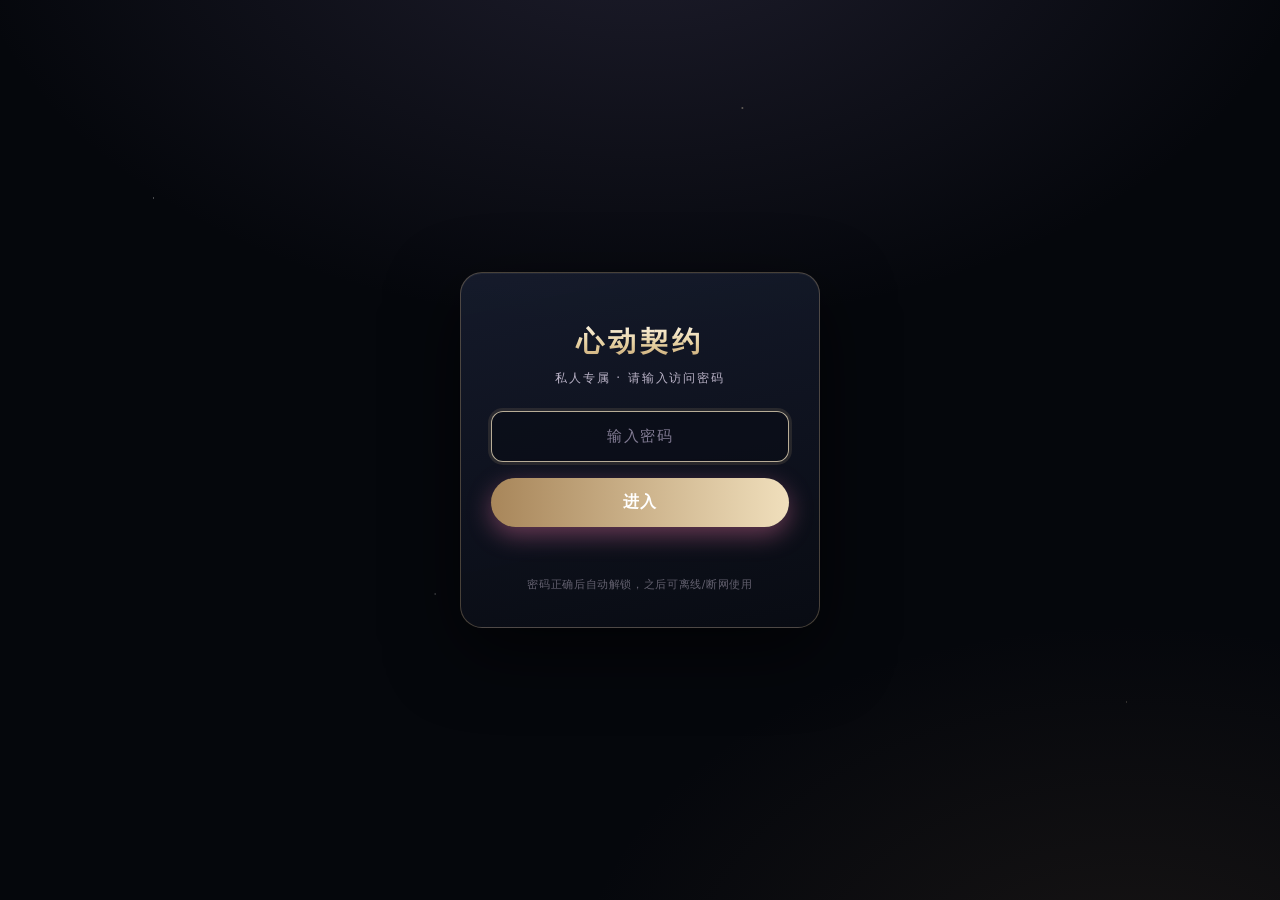
<file: index.html>
﻿<!DOCTYPE html>
<html lang="zh-CN">
<head>
<meta charset="UTF-8">
<meta name="viewport" content="width=device-width, initial-scale=1, viewport-fit=cover, user-scalable=no">
<meta name="theme-color" content="#14101f">
<meta name="apple-mobile-web-app-capable" content="yes">
<meta name="apple-mobile-web-app-status-bar-style" content="black-translucent">
<meta name="description" content="心动契约 Heart Pact —— 虚拟恋人互动聊天游戏：自定义男女角色、捏脸换装、好感度、约会剧情、AI 聊天。">
<title>心动契约 · 虚拟恋人</title>
<link rel="manifest" href="manifest.json">
<link rel="apple-touch-icon" href="assets/icon-192.png">
<meta name="mobile-web-app-capable" content="yes">
<link rel="icon" href="data:image/svg+xml,<svg xmlns='http://www.w3.org/2000/svg' viewBox='0 0 100 100'><text y='.9em' font-size='90'></text></svg>">
<link rel="stylesheet" href="css/style.css">
</head>
<body>

<!-- ========== 访问密码锁 ========== -->
<div id="pass-gate" class="pass-gate">
  <div class="pass-card">
    <div class="pass-emoji"></div>
    <h1 class="pass-title">心动契约</h1>
    <p class="pass-sub">私人专属 · 请输入访问密码</p>
    <input id="pass-input" type="password" inputmode="text" autocomplete="off" placeholder="输入密码">
    <button id="pass-confirm" class="btn btn-primary btn-lg">进入</button>
    <p id="pass-error" class="pass-error"></p>
    <p class="pass-hint">密码正确后自动解锁，之后可离线/断网使用</p>
  </div>
</div>

<div id="app" class="gated-hidden">

  <!-- ========== 开始页 ========== -->
  <section id="screen-start" class="screen">
    <div class="bg-hearts" aria-hidden="true"></div>
    <div class="title-logo">
      <div class="title-emoji"></div>
      <h1 class="title-name">心动契约</h1>
      <p class="title-sub">HEART PACT · 你的专属虚拟恋人</p>
    </div>
    <div class="title-btns">
      <button id="btn-account" class="btn btn-ghost btn-lg"> 登录 / 注册账号</button>
    </div>
    <p id="start-account-status" class="start-account-status">未登录云账号（不登录也能玩，进度只保存在本机）</p>
    <p class="title-tip"> 进度自动保存在本浏览器 · 请使用同一网址打开</p>
  </section>

  <!-- ========== 手机桌面 ========== -->
  <section id="screen-phone" class="screen hidden">
    <div class="phone-statusbar">
      <span id="phone-clock">--:--</span>
      <span class="phone-signal"> </span>
    </div>

    <div class="phone-wallet" id="phone-wallet">
      <div class="pw-head">
        <span class="pw-label">我的资产</span>
      </div>
      <div class="pw-balance">
        <span class="pw-unit">¥</span><span class="pw-amount" id="pw-yuan">0</span>
      </div>
      <div class="pw-foot" id="pw-total"> 心印币 0</div>
    </div>

    <div class="phone-apps" id="phone-apps"><!-- JS 渲染 --></div>

    <div class="phone-dock" id="phone-dock"><!-- JS 渲染 --></div>


  </section>

  <!-- ========== 创建角色界面（点开始游戏后进入） ========== -->
  <section id="screen-create" class="screen hidden">
    <header class="create-header">
      <button id="btn-back-home" class="icon-btn" title="返回主界面"></button>
      <h2 class="create-title">定制你的专属恋人</h2>
      <span id="create-step" class="create-step">1/2</span>
    </header>

    <div class="create-scroll">
      <!-- 步骤1：选择性别  从零定制 -->
      <div id="create-step1">
        <div class="gender-row">
          <button id="btn-gender-male" class="gender-btn selected"> 男生</button>
          <button id="btn-gender-female" class="gender-btn"> 女生</button>
        </div>
        <p id="create-gender-hint" class="create-hint">选择 TA 的性别，然后从零开始定制</p>
        <div class="custom-start">
          <div class="custom-start-emoji"></div>
          <div class="custom-start-title">从零定制你的专属恋人</div>
          <div class="custom-start-desc">名字、年龄、职业、性格、说话方式、背景故事、立绘——全部由你决定，不套模板</div>
          <button id="btn-custom-blank" class="btn btn-primary btn-lg">开始定制</button>
        </div>
      </div>

      <!-- 步骤2：编辑资料 -->
      <div id="create-step2" class="hidden">
        <div class="preview-card" id="create-preview">
          <div class="avatar avatar-lg" id="preview-avatar"></div>
          <div class="preview-meta">
            <div class="preview-name" id="preview-name">他的名字</div>
            <div class="preview-tags" id="preview-tags"></div>
          </div>
        </div>

        <div class="gen-row">
          <button id="btn-quick-gen" class="btn btn-gen"> 一键生成资料</button>
          <button id="btn-quick-style" class="btn btn-gen"> 换批风格</button>
        </div>

        <div class="field">
          <label for="in-name">TA 的名字</label>
          <input id="in-name" type="text" maxlength="10" placeholder="如：陆沉舟">
        </div>
        <div class="field-row">
          <div class="field">
            <label for="in-age">年龄</label>
            <input id="in-age" type="number" min="16" max="999" placeholder="26">
          </div>
          <div class="field">
            <label for="in-height">身高</label>
            <input id="in-height" type="text" maxlength="10" placeholder="185cm">
          </div>
          <div class="field">
            <label for="in-job">职业</label>
            <input id="in-job" type="text" maxlength="16" placeholder="集团总裁">
          </div>
        </div>

        <div class="field">
          <label>角色头像（选一张当 TA 的微信头像）</label>
          <div id="create-avatar-builder" class="avatar-builder-holder"></div>
        </div>

        <div class="field">
          <label>性格标签（可多选，最多 6 个）</label>
          <div id="trait-picker" class="chips"><!-- JS 渲染标签 --></div>
        </div>

        <div class="field">
          <label for="in-style">说话风格 <button type="button" id="btn-gen-style" class="btn-gen-mini"> 生成</button></label>
          <input id="in-style" type="text" maxlength="60" placeholder="简短克制、偶有毒舌、关键处直球">
        </div>

        <div class="field">
          <label for="in-tension">聊天张力 / 暧昧尺度</label>
          <select id="in-tension">
            <option value="high">高张力（暗示、双关、占有欲、危险感 · 推荐）</option>
            <option value="mid">中等暧昧（明显暗示与心跳感）</option>
            <option value="off">温和纯爱（关心撒娇为主）</option>
          </select>
          <div class="range-hint">高张力靠潜台词、感官氛围、情绪落差制造心动感，触碰前留白，不写露骨描写。</div>
        </div>

        <div class="field">
          <label for="in-bold">双方大胆程度</label>
          <select id="in-bold">
            <option value="high">大胆（TA 主动出击、直球挑明、敢说敢做 · 推荐）</option>
            <option value="mid">主动但克制（敢接话敢逗你，暧昧挑明一半）</option>
            <option value="off">克制（TA 被动，等你先表示，节奏交给你）</option>
          </select>
          <div class="range-hint">大胆版=对方先出手、直球告白、当面宣示主权、动作更近一步；同样以暧昧临界感代替露骨描写。</div>
        </div>

        <div class="field">
          <label for="in-voice">经典台词 / 语气示例（可选，让 TA 更像你的人设）</label>
          <textarea id="in-voice" rows="2" maxlength="300" placeholder="例：乖，别乱跑。／别让我等太久。／你笑什么，我认真得很。"></textarea>
        </div>

        <div class="field">
          <label for="in-background">背景详细资料（TA 的故事） <button type="button" id="btn-gen-story" class="btn-gen-mini"> 生成故事</button></label>
          <textarea id="in-background" rows="6" maxlength="600" placeholder="写下 TA 的出身、经历、性格成因、与你的相遇契机……"></textarea>
        </div>

        <div class="field-row">
          <div class="field">
            <label for="in-pet">TA 对你的专属称呼</label>
            <input id="in-pet" type="text" maxlength="8" placeholder="小朋友">
          </div>
          <div class="field">
            <label for="in-player">你的名字</label>
            <input id="in-player" type="text" maxlength="10" placeholder="小可爱">
          </div>
        </div>

        <button id="btn-start-game" class="btn btn-primary btn-lg"> 签订契约 · 开始恋爱</button>
        <p class="create-tip">提示：名字、年龄、职业、性格、说话风格、背景故事都是必填项，写完才能签订契约。</p>
      </div>
    </div>
  </section>

  <!-- ========== 虚拟恋人主界面（微信式消息列表） ========== -->
  <section id="screen-home" class="screen hidden">
    <div class="home-bg-hearts" aria-hidden="true"></div>

    <header class="home-header">
      <button id="btn-home-back" class="icon-btn home-back" title="返回开始页"><span class="hud-icon" data-icon="back"></span></button>
      <h1 class="home-title">消息</h1>
      <div class="home-header-actions">
        <button id="btn-moments" class="icon-btn home-moments" title="朋友圈"><span class="hud-icon" data-icon="moments"></span></button>
        <button id="btn-home-settings" class="icon-btn home-settings" title="设置"><span class="hud-icon" data-icon="gear"></span></button>
      </div>
    </header>

    <div class="home-hud">
      <div class="home-hud-left">
        <button class="hud-pill hud-coins" id="hud-coins" title="心印币（签到、做任务、互动可得）">
          <span class="coin-emoji"></span>
          <span class="coin-label">心印币</span>
          <span id="hud-coin-num">60</span>
        </button>
        <div class="hud-pill" id="hud-days" title="相识天数">
          <span class="hud-icon" data-icon="calendar"></span>
          <span id="hud-day-num">第1天</span>
        </div>
      </div>
      <div class="home-hud-right">
        <button class="hud-pill hud-btn" id="btn-signin">签到</button>
        <button class="hud-pill hud-btn" id="btn-tasks">任务</button>
      </div>
    </div>

    <div class="home-chatlist-wrap">
      <div id="home-speech" class="home-speech hidden"></div>
      <div id="home-chatlist" class="home-chatlist"><!-- JS 渲染会话列表 --></div>
    </div>
  </section>

  <!-- ========== 人物资料页（点头像打开） ========== -->
  <div id="profile-sheet" class="profile-sheet hidden">
    <div class="profile-top">
      <button id="btn-profile-close" class="icon-btn profile-close" title="返回"></button>
      <div id="profile-avatar" class="profile-avatar" title="点击查看头像"></div>
      <div id="profile-name" class="profile-name">TA</div>
      <div id="profile-sub" class="profile-sub">22 岁 · 职业</div>
      <div id="profile-mood" class="profile-mood">今天心情平静</div>
      <div id="profile-tags" class="profile-tags"></div>
    </div>

    <!-- 他的资产（恋与深空风） -->
    <div class="profile-assets">
      <div class="pa-head">
        <span class="pa-head-label">TA 的资产</span>
        <span id="profile-asset-total" class="pa-total">¥ --</span>
      </div>
      <div id="profile-asset-job" class="pa-job">--</div>
      <div class="pa-rows">
        <div class="pa-row"><span class="pa-k">现金存款</span><span id="profile-asset-cash" class="pa-v">--</span></div>
        <div class="pa-row"><span class="pa-k">房产</span><span id="profile-asset-house" class="pa-v">--</span></div>
        <div class="pa-row"><span class="pa-k">座驾</span><span id="profile-asset-car" class="pa-v">--</span></div>
        <div class="pa-row"><span class="pa-k">投资 · 基金</span><span id="profile-asset-invest" class="pa-v">--</span></div>
      </div>
      <div class="pa-log-head">
        <span>最近入账</span>
        <span class="pa-log-tip">实时更新</span>
      </div>
      <div id="profile-asset-log" class="pa-log"></div>

      <div class="pa-log-head" style="margin-top:14px;">
        <span>他记得关于你的事</span>
        <span class="pa-log-tip">自动记录</span>
      </div>
      <div id="profile-memory" class="pa-log"></div>
      <div class="pa-btns">
        <button id="btn-him-pay" class="pa-btn"> 刷他的卡送礼</button>
        <button id="btn-him-transfer" class="pa-btn"> 撒个娇要零花</button>
      </div>
    </div>

    <div class="profile-actions">
      <button id="btn-chat" class="profile-action"><span class="pa-icon" data-icon="chat"></span><span class="pa-label">聊天</span></button>
      <button id="btn-date" class="profile-action"><span class="pa-icon" data-icon="date"></span><span class="pa-label">约会</span></button>
      <button id="btn-home-gift" class="profile-action"><span class="pa-icon" data-icon="gift"></span><span class="pa-label">送礼</span></button>
      <button id="btn-pet" class="profile-action"><span class="pa-icon" data-icon="pet"></span><span class="pa-label">摸摸头</span></button>
      <button id="btn-dress" class="profile-action"><span class="pa-icon" data-icon="dress"></span><span class="pa-label">换头像</span></button>
      <button id="btn-call-2" class="profile-action"><span class="pa-icon" data-icon="call"></span><span class="pa-label">通话</span></button>
      <button id="btn-album" class="profile-action"><span class="pa-icon" data-icon="album"></span><span class="pa-label">回忆</span></button>
      <button id="btn-card" class="profile-action"><span class="pa-icon" data-icon="card"></span><span class="pa-label">角色卡</span></button>
    </div>

    <div class="profile-danger">
      <button id="btn-ta-unfriend" class="danger-btn">解除关系（删除好友）</button>
    </div>
  </div>

  <!-- ========== 偶遇事件 ========== -->
  <div id="encounter-modal" class="modal hidden">
    <div class="modal-card encounter-card">
      <button class="modal-back" data-close="encounter-modal" aria-label="返回"></button>
      <div class="enc-wrap">
        <div id="enc-icon" class="enc-icon"></div>
        <h3 id="enc-title" class="enc-title">偶遇</h3>
        <p id="enc-narr" class="enc-narr"></p>
        <div id="enc-choices" class="enc-choices"></div>
        <div id="enc-result" class="enc-result hidden">
          <div class="enc-result-head">
            <div id="enc-avatar" class="enc-avatar"></div>
            <div class="enc-result-meta">
              <div id="enc-name" class="enc-name">TA</div>
              <div id="enc-sub" class="enc-sub">刚刚偶遇</div>
            </div>
          </div>
          <p id="enc-line" class="enc-line"></p>
          <div class="enc-actions">
            <button id="btn-enc-accept" class="btn btn-primary">同意好友申请</button>
            <button id="btn-enc-leave" class="btn btn-ghost">先走了</button>
          </div>
        </div>
      </div>
    </div>
  </div>

  <!-- ========== NPC 资料页 ========== -->
  <div id="npc-profile" class="profile-sheet hidden">
    <div class="profile-top">
      <button id="btn-npc-profile-close" class="icon-btn profile-close" title="返回"></button>
      <div id="npc-profile-avatar" class="profile-avatar" title="点击查看头像"></div>
      <div id="npc-profile-name" class="profile-name">TA</div>
      <div id="npc-profile-sub" class="profile-sub">来自「附近的人」</div>
      <div id="npc-profile-intro" class="profile-intro"></div>
    </div>
    <div class="npc-profile-actions">
      <button id="btn-npc-profile-chat" class="btn btn-primary">发消息</button>
      <button id="btn-npc-delete" class="btn btn-ghost">删除好友</button>
      <button id="btn-npc-block" class="btn btn-danger">拉黑</button>
    </div>
  </div>

  <!-- ========== 节日 / 纪念日 ========== -->
  <div id="festival-modal" class="modal hidden">
    <div class="modal-card festival-card">
      <div id="fest-emoji" class="fest-emoji"></div>
      <h3 id="fest-title" class="modal-title">节日</h3>
      <p id="fest-text" class="fest-text"></p>
      <p id="fest-reward" class="fest-reward"></p>
      <button id="btn-fest-close" class="btn btn-primary">收下</button>
    </div>
  </div>

  <!-- ========== 账号登录 / 注册 ========== -->
  <div id="account-modal" class="modal hidden">
    <div class="modal-card account-card">
      <button class="modal-back" data-close="account-modal" aria-label="返回"></button>
      <h3 class="modal-title"> 云账号</h3>
      <p class="account-sub">登录后存档会存到云端，换手机也不丢</p>
      <div class="account-form">
        <input id="acc-url" type="url" placeholder="服务器地址（如 https://api.你的域名.com）" autocomplete="off" />
        <input id="acc-name" type="text" placeholder="账号（如 xiaoxia）" autocomplete="username" />
        <input id="acc-pass" type="password" placeholder="密码（至少 4 位）" autocomplete="current-password" />
        <div class="account-row">
          <button id="btn-acc-register" class="chip-btn">注册</button>
          <button id="btn-acc-login" class="chip-btn">登录</button>
        </div>
        <p id="acc-status" class="account-status"></p>
      </div>
      <p class="account-tip">不登录也能玩；登录后可在设置里开启自动云同步</p>
    </div>
  </div>

  <!-- ========== 系统公告（顶部滑入） ========== -->
  <div id="sys-notice-bar" class="sys-notice-bar hidden">
    <span class="sn-icon"></span>
    <span id="sys-notice-text" class="sn-text"></span>
    <button id="btn-sys-notice-ok" class="sn-close" aria-label="关闭"></button>
  </div>

  <!-- ========== 首次启动提示 ========== -->
  <div id="notice-modal" class="modal hidden">
    <div class="modal-card notice-card">
      <div class="notice-emoji"></div>
      <h3 class="modal-title">使用提示</h3>
      <p class="notice-text">
        本应用包含<b>虚构恋爱剧情</b>与 AI 生成的对话内容，部分文本带有暧昧/成人向暗示，<b>建议 17 岁以上使用</b>。<br /><br />
        角色与对话均由 AI 扮演，不代表真实人物；如有不适请停止使用。
      </p>
      <button id="btn-notice-ok" class="btn btn-primary">我已满 17 岁，继续</button>
    </div>
  </div>

  <!-- ========== 充值心印币 ========== -->
  <div id="recharge-modal" class="modal hidden">
    <div class="modal-card recharge-card">
      <button class="modal-back" data-close="recharge-modal" aria-label="返回"></button>
      <h3 class="modal-title"> 充值心印币</h3>
      <p class="recharge-balance">
        现金 <b id="rec-cash">¥0</b>　·　心印币 <b id="rec-coins">0</b> 枚
      </p>
      <p class="recharge-sub">1 心印币 = ¥100，每聊 5 条消耗 1 枚</p>

      <div class="recharge-opts">
        <button class="recharge-opt" id="btn-rec-1000">
          <span class="ro-amp">10</span>
          <span class="ro-unit"> 心印币</span>
          <span class="ro-price">¥1,000</span>
        </button>
        <button class="recharge-opt" id="btn-rec-2000">
          <span class="ro-amp">20</span>
          <span class="ro-unit"> 心印币</span>
          <span class="ro-price">¥2,000</span>
        </button>
        <button class="recharge-opt" id="btn-rec-5000">
          <span class="ro-amp">50</span>
          <span class="ro-unit"> 心印币</span>
          <span class="ro-price">¥5,000</span>
        </button>
      </div>

      <p class="recharge-tip">现金不够？去桌面「赚钱」App 打工 / 接私活</p>
      <button id="btn-rec-earn" class="btn btn-ghost">去赚钱 </button>
    </div>
  </div>

  <!-- ========== 赚钱 ========== -->
  <div id="earn-modal" class="modal hidden">
    <div class="modal-card earn-card">
      <button class="modal-back" data-close="earn-modal" aria-label="返回"></button>
      <h3 class="modal-title"> 赚钱</h3>
      <p class="earn-balance">现金 ¥<span id="earn-cash">0</span>　 心印币 <span id="earn-coins">0</span></p>

      <div class="earn-list">
        <div class="earn-item">
          <div class="earn-info">
            <div class="earn-name"> 上班摸鱼打工</div>
            <div class="earn-desc">赚现金 ¥200~500（冷却 10 分钟）</div>
          </div>
          <button id="btn-earn-work" class="earn-btn">打工</button>
        </div>

        <div class="earn-item">
          <div class="earn-info">
            <div class="earn-name"> 接个私活</div>
            <div class="earn-desc">花 3 分钟做完，赚 ¥800~1,800</div>
          </div>
          <button id="btn-earn-side" class="earn-btn">接活</button>
        </div>

        <div class="earn-item">
          <div class="earn-info">
            <div class="earn-name"> 小额理财</div>
            <div class="earn-desc">投入 ¥500，20 分钟后结算（有风险）</div>
          </div>
          <button id="btn-earn-invest" class="earn-btn">投资</button>
        </div>
      </div>

      <div class="earn-recharge">
        <div class="earn-recharge-head">充值心印币（聊天消耗）</div>
        <div class="earn-recharge-btns">
          <button class="earn-btn" id="btn-recharge-1000">¥1,000  10 </button>
          <button class="earn-btn" id="btn-recharge-5000">¥5,000  50 </button>
        </div>
        <div class="earn-recharge-tip">1 心印币 = ¥100 · 每聊 5 条消耗 1 枚</div>
      </div>

      <p id="earn-status" class="earn-status"></p>
    </div>
  </div>

  <!-- ========== 新的朋友弹窗 ========== -->
  <div id="friends-modal" class="modal hidden">
    <div class="modal-card friends-card">
      <button class="modal-back" data-close="friends-modal" aria-label="返回"></button>
      <h3 class="modal-title">新的朋友</h3>
      <div id="friends-list" class="friends-list"></div>
      <button id="btn-friends-close" class="btn btn-ghost">关闭</button>
    </div>
  </div>

  <!-- ========== NPC 聊天（附近的人） ========== -->
  <div id="npc-chat" class="npc-chat hidden">
    <header class="npc-header">
      <button id="btn-npc-back" class="icon-btn" title="返回"></button>
      <div id="npc-avatar" class="npc-avatar"></div>
      <div class="npc-head-info">
        <div id="npc-name" class="npc-name">TA</div>
        <div id="npc-sub" class="npc-sub">来自「附近的人」</div>
      </div>
    </header>
    <div id="npc-msg-list" class="npc-msg-list"></div>
    <div class="npc-input-row">
      <input id="npc-input" type="text" placeholder="说点什么…" autocomplete="off" maxlength="200">
      <button id="btn-npc-send" class="send-btn">发送</button>
    </div>
  </div>

  <div id="avatar-viewer" class="avatar-viewer hidden">
    <button id="btn-avatar-viewer-close" class="avatar-viewer-close" title="关闭"></button>
    <div class="avatar-viewer-inner">
      <div id="avatar-viewer-img" class="avatar-viewer-img"></div>
      <p id="avatar-viewer-name" class="avatar-viewer-name">TA</p>
    </div>
  </div>

  <!-- ========== 聊天主界面 ========== -->
  <section id="screen-chat" class="screen hidden">
    <header class="chat-header">
      <button id="btn-chat-back" class="icon-btn" title="返回角色界面"></button>
      <div class="chat-bf">
        <div class="avatar" id="chat-avatar"></div>
        <div class="chat-bf-meta">
          <div class="chat-name" id="chat-name">TA</div>
          <div class="chat-status" id="chat-status">在线</div>
        <div id="chat-quota" class="chat-quota"> 20 · 可聊 100 条</div>
          <span id="ai-badge" class="ai-note hidden">内容由 AI 生成</span>
        </div>
      </div>
      <div class="affection" id="affection-box" title="好感度">
        <span class="aff-heart"></span>
        <div class="aff-bar"><div id="aff-fill" class="aff-fill"></div></div>
        <span id="aff-num" class="aff-num">0</span>
      </div>
      <button id="btn-call" class="icon-btn" title="给 TA 打电话"></button>
    </header>

    <div id="chat-mood-line" class="chat-mood-line"></div>
    <div id="msg-list" class="msg-list"></div>

    <div id="quick-chips" class="quick-chips"><!-- JS 渲染快捷语 --></div>

    <div class="chat-input">
      <button id="btn-gift" class="icon-btn" title="送礼物"></button>
      <input id="msg-input" type="text" placeholder="说点什么…" autocomplete="off" maxlength="200">
      <button id="btn-send" class="send-btn">发送</button>
    </div>
  </section>

  <!-- ========== 侧边资料面板 ========== -->
  <aside id="panel" class="panel hidden">
    <div class="panel-head">
      <h3 class="panel-title">心动档案</h3>
      <button id="btn-close-panel" class="icon-btn">×</button>
    </div>
    <div class="panel-tabs">
      <button class="panel-tab active" data-tab="card">角色卡</button>
      <button class="panel-tab" data-tab="album">回忆</button>
      <button class="panel-tab" data-tab="ach">成就</button>
      <button class="panel-tab" data-tab="set">设置</button>
    </div>

    <div class="panel-body">
      <div id="tab-card" class="tab">
        <div class="bf-card" id="bf-card"><!-- JS 渲染角色卡 --></div>
      </div>
      <div id="tab-album" class="tab hidden">
        <div id="album-grid" class="album-grid"><!-- JS 渲染回忆 --></div>
      </div>
      <div id="tab-ach" class="tab hidden">
        <div id="ach-list" class="ach-list"><!-- JS 渲染成就 --></div>
      </div>
      <div id="tab-set" class="tab hidden">
        <div class="field">
          <label for="set-ai">AI 聊天</label>
          <select id="set-ai">
            <option value="off">关闭（离线对话引擎）</option>
            <option value="on">开启（服务器 AI）</option>
          </select>
        </div>
        <p id="ai-server-status" class="ai-server-status off">未连接服务器 · AI 聊天暂不可用（仍可离线聊天）</p>
        <p class="ai-help">开启后聊天由服务器上的 AI 实时生成（无需你填写任何密钥）。<br>服务器地址在下方「 云同步服务器」里填写。</p>
        <div class="ai-test-row">
          <button id="btn-test-ai" class="btn btn-gen"> 测试服务器 AI</button>
          <span id="ai-test-result" class="ai-test-result"></span>
        </div>
        <div id="about-block" class="about-block">
          <div class="about-row"><span>版本</span><span id="about-version">v1.0.0</span></div>
          <div class="about-row"><span>协议</span><a href="privacy.html" target="_blank" rel="noopener">隐私政策与用户协议</a></div>
          <div class="about-row"><span>反馈</span><span class="about-fb">把问题截图发给开发者</span></div>
          <div class="about-note">角色与对话由 AI 生成，均为虚构内容 · 建议 17 岁以上使用</div>
        </div>

<p class="ai-disclosure"><a href="privacy.html" target="_blank" rel="noopener" class="privacy-link">《隐私政策与用户协议》</a><br>本应用聊天内容由 AI 生成（DeepSeek），角色与剧情均为虚构，仅供娱乐。建议 17 岁以上使用；如感到不适请停止使用。</p>
        <div class="field cloud-field">
          <label for="cloud-url"> 云同步服务器（选填）</label>
          <input id="cloud-url" type="url" placeholder="https://你的服务器域名" autocomplete="off" />
          <div class="cloud-login">
            <input id="cloud-name" type="text" placeholder="账号（如：xiaoxia）" autocomplete="username" />
            <input id="cloud-pass" type="password" placeholder="密码（至少 4 位）" autocomplete="current-password" />
            <div class="cloud-row">
              <button id="btn-cloud-register" class="chip-btn">注册</button>
              <button id="btn-cloud-login" class="chip-btn">登录</button>
            </div>
          </div>
          <div class="cloud-row">
            <button id="btn-cloud-push" class="chip-btn">上传存档</button>
            <button id="btn-cloud-pull" class="chip-btn">云端恢复</button>
          </div>
          <p id="cloud-status" class="cloud-status">未连接</p>
          <label class="cloud-auto-row">
            <input type="checkbox" id="cloud-auto" checked />
            <span>自动同步（存档有变化时静默上传）</span>
          </label>
          <p id="cloud-mycode" class="cloud-mycode">恢复码：未连接</p>
          <div class="cloud-code-row">
            <input id="cloud-code-input" type="text" placeholder="换设备时粘贴恢复码" autocomplete="off" />
            <button id="btn-cloud-restore-code" class="chip-btn">用恢复码找回</button>
          </div>
          <button id="btn-cloud-disconnect" class="chip-btn cloud-disconnect">断开云同步</button>
        </div>

        <div class="field">
          <label for="set-strict">内容过滤（屏蔽敏感词，建议开启）</label>
          <select id="set-strict">
            <option value="on">开启</option>
            <option value="off">关闭</option>
          </select>
        </div>

        <div class="field">
          <label for="set-sound">消息提示音</label>
          <select id="set-sound">
            <option value="on">开启</option>
            <option value="off">关闭</option>
          </select>
        </div>
        <div class="field">
          <label for="set-proactive">主动发消息</label>
          <select id="set-proactive">
            <option value="on">开启</option>
            <option value="off">关闭</option>
          </select>
        </div>
        <div class="field">
          <label for="set-enc-freq">偶遇事件频率</label>
          <select id="set-enc-freq">
            <option value="low">很少（3~7 天一次 · 推荐）</option>
            <option value="normal">正常（1~2 天一次）</option>
            <option value="high">偶尔（8~16 小时一次）</option>
          </select>
        </div>
        <div class="field">
          <label for="set-proactive-freq">主动消息频率</label>
          <select id="set-proactive-freq">
            <option value="low">少（3~7 分钟一条）</option>
            <option value="normal">正常（1~3 分钟一条）</option>
            <option value="high">频繁（30 秒~1.5 分钟一条）</option>
          </select>
        </div>
        <button id="btn-back-start" class="btn btn-ghost"> 返回开始页</button>
        <button id="btn-reselect" class="btn btn-ghost"> 重新选择恋人</button>
        <button id="btn-save-settings" class="btn btn-primary">保存设置</button>
        <button id="btn-export-save" class="btn btn-ghost"> 导出存档备份</button>
        <button id="btn-import-save" class="btn btn-ghost"> 导入存档</button>
        <input id="import-save-file" type="file" accept="application/json,.json" class="hidden">
      </div>
    </div>
  </aside>

  <!-- ========== 来电覆盖层 ========== -->
  <div id="call-overlay" class="call-overlay hidden">
    <div class="call-avatar-wrap">
      <div class="avatar avatar-xl" id="call-avatar"></div>
    </div>
    <div class="call-name" id="call-name">他</div>
    <div class="call-status" id="call-status-text">来电中… </div>
    <div class="call-btns">
      <button id="btn-call-decline" class="call-btn call-decline">挂断</button>
      <button id="btn-call-accept" class="call-btn call-accept">接听</button>
    </div>
    <div id="call-dialog" class="call-dialog hidden"></div>
    <button id="btn-call-end" class="call-btn call-end hidden">结束通话</button>
  </div>

  <!-- ========== 剧情弹窗 ========== -->
  <div id="scenario-modal" class="modal hidden">
    <div class="modal-card scenario-card">
      <button class="modal-back" data-close="scenario-modal" aria-label="返回"></button>
      <div class="scenario-head">
        <span id="scenario-icon" class="scenario-icon"></span>
        <h3 id="scenario-title">剧情</h3>
      </div>
      <div id="scenario-body" class="scenario-body"></div>
      <div id="scenario-actions" class="scenario-actions"></div>
    </div>
  </div>

  <!-- ========== 礼物弹窗 ========== -->
  <div id="gift-modal" class="modal hidden">
    <div class="modal-card">
      <button class="modal-back" data-close="gift-modal" aria-label="返回"></button>
      <h3 class="modal-title"> 送 TA 一份心意</h3>
      <p class="gift-coins-tip">当前现金：¥<span id="gift-cash-num">0</span></p>
      <div id="gift-grid" class="gift-grid"><!-- JS 渲染礼物 --></div>
      <button id="btn-gift-close" class="btn btn-ghost">先不送了</button>
    </div>
  </div>

  <!-- ========== 换装弹窗 ========== -->
  <div id="dress-modal" class="modal hidden">
    <div class="modal-card dress-card">
      <button class="modal-back" data-close="dress-modal" aria-label="返回"></button>
      <h3 class="modal-title"> 更换头像</h3>
      <div id="home-avatar-builder" class="avatar-builder-holder"></div>
      <div class="modal-actions">
        <button id="btn-dress-cancel" class="btn btn-ghost">取消</button>
        <button id="btn-dress-save" class="btn btn-primary">保存新头像</button>
      </div>
    </div>
  </div>

  <!-- ========== 签到弹窗 ========== -->
  <div id="signin-modal" class="modal hidden">
    <div class="modal-card">
      <button class="modal-back" data-close="signin-modal" aria-label="返回"></button>
      <h3 class="modal-title"> 每日签到</h3>
      <div id="signin-week" class="signin-week"></div>
      <p class="signin-tip" id="signin-tip">连续签到心印币奖励更多，断签会重置哦</p>
      <button id="btn-signin-go" class="btn btn-primary">签到领取</button>
      <button id="btn-signin-close" class="btn btn-ghost">关闭</button>
    </div>
  </div>

  <!-- ========== 每日任务弹窗 ========== -->
  <div id="tasks-modal" class="modal hidden">
    <div class="modal-card">
      <button class="modal-back" data-close="tasks-modal" aria-label="返回"></button>
      <h3 class="modal-title"> 每日任务</h3>
      <div id="task-list" class="task-list"></div>
      <button id="btn-tasks-close" class="btn btn-ghost">完成</button>
    </div>
  </div>

  <!-- ========== 朋友圈弹窗 ========== -->
  <div id="moments-modal" class="modal hidden">
    <div class="modal-card moments-card">
      <button class="modal-back" data-close="moments-modal" aria-label="返回"></button>
      <h3 class="modal-title"> TA 的朋友圈</h3>
      <div id="moments-feed" class="moments-feed"></div>
      <button id="btn-moments-close" class="btn btn-ghost">关闭</button>
    </div>
  </div>

  <!-- ========== 提示 ========== -->
  <div id="pwa-banner" class="pwa-banner hidden">
      <div class="pwa-text" id="pwa-text">把游戏添加到主屏幕，像 App 一样玩（离线也能玩）</div>
      <div class="pwa-actions">
        <button id="btn-pwa-install" class="pwa-btn hidden">安装</button>
        <button id="btn-pwa-close" class="pwa-close" aria-label="关闭"></button>
      </div>
    </div>

<div id="toast" class="toast hidden"></div>

  <!-- ========== 新消息通知（仿微信） ========== -->
  <button id="msg-notify" class="msg-notify hidden" aria-live="polite">
    <div class="mn-avatar" id="mn-avatar"></div>
    <div class="mn-body">
      <div class="mn-head"><span id="mn-name" class="mn-name">TA</span><span class="mn-badge">新消息</span></div>
      <div id="mn-text" class="mn-text"></div>
    </div>
    <span class="mn-hint">点击查看 ›</span>
  </button>

</div>

<!-- ===== 访问密码锁（最先执行） ===== -->
<script src="js/passlock.js"></script>

<!-- ===== 数据文件（顺序加载） ===== -->
<script src="js/data/roles.js"></script>
<script src="js/data/scenarios.js"></script>
<script src="js/data/gifts.js"></script>
<script src="js/data/achievements.js"></script>
<script src="js/data/moments.js"></script>
<script src="js/data/avatar.js"></script>
<script src="js/data/portraits.js"></script>
<script src="js/data/gen-pools.js"></script>
<script src="js/data/resp/ceo.js"></script>
<script src="js/data/resp/doctor.js"></script>
<script src="js/data/resp/vampire.js"></script>
<script src="js/data/resp/knight.js"></script>
<script src="js/data/resp/senpai.js"></script>
<script src="js/data/resp/idol.js"></script>
<script src="js/data/resp/master.js"></script>
<script src="js/data/resp/bartender.js"></script>
<script src="js/data/resp/generic.js"></script>
<script src="js/data/resp/index.js"></script>

<!-- ===== 引擎与逻辑 ===== -->
<script src="js/engine/avatar.js"></script>
<script src="js/engine/generator.js"></script>
<script src="js/engine/chat.js"></script>
<script src="js/engine/ai.js"></script>
<script src="js/game/state.js"></script>
<script src="js/game/ui.js"></script>
<script src="js/main.js"></script>
</body>
</html>
</file>
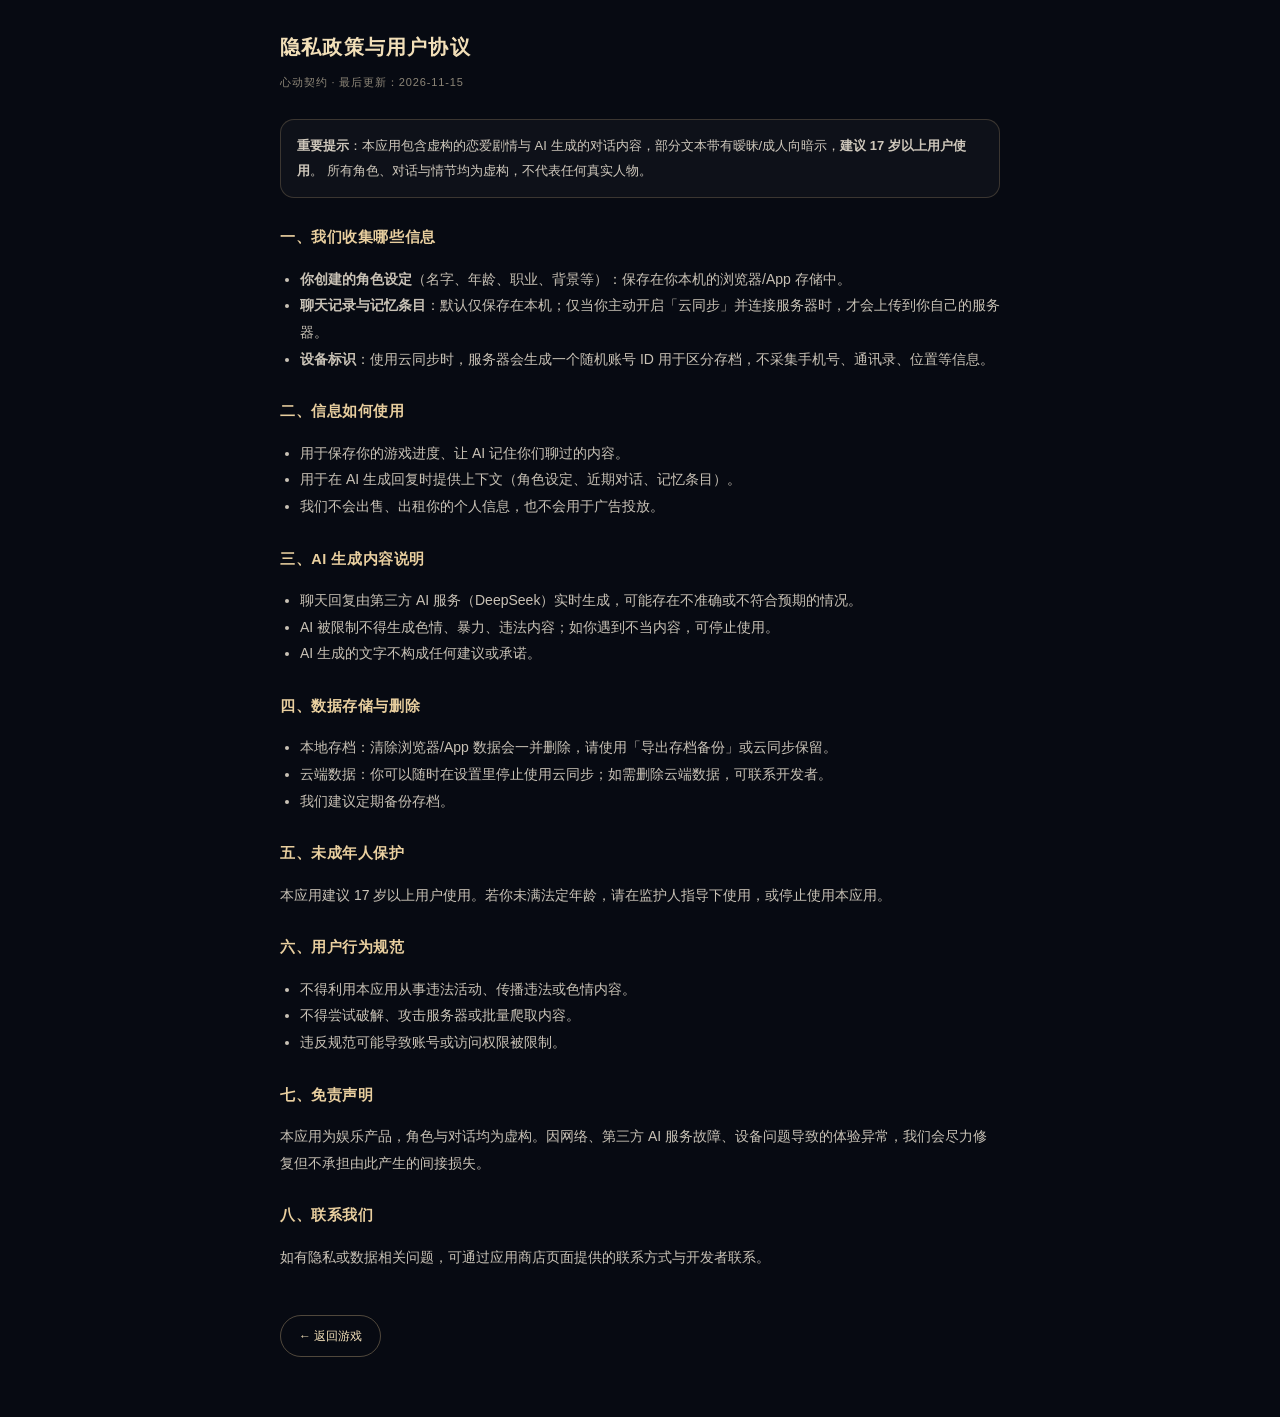
<file: privacy.html>
<!DOCTYPE html>
<html lang="zh-CN">
<head>
<meta charset="UTF-8">
<meta name="viewport" content="width=device-width, initial-scale=1, viewport-fit=cover">
<title>隐私政策与用户协议 · 心动契约</title>
<style>
  :root { color-scheme: dark; }
  body {
    margin: 0;
    background: #070a12;
    color: #e8e2d6;
    font-family: -apple-system, BlinkMacSystemFont, "PingFang SC", "Microsoft YaHei", sans-serif;
    line-height: 1.9;
    font-size: 14px;
    padding: 28px 20px 60px;
  }
  .wrap { max-width: 720px; margin: 0 auto; }
  h1 { font-size: 20px; letter-spacing: 0.06em; color: #f2dfb8; margin: 0 0 6px; }
  .sub { font-size: 11px; color: #8d8678; letter-spacing: 0.08em; margin-bottom: 26px; }
  h2 { font-size: 14.5px; color: #e9cf9f; margin: 26px 0 8px; letter-spacing: 0.04em; }
  p, li { color: #c9c2b6; }
  ul { padding-left: 20px; }
  a { color: #e9cf9f; }
  .box {
    border: 1px solid rgba(216,185,138,0.22);
    background: rgba(255,255,255,0.03);
    border-radius: 14px;
    padding: 14px 16px;
    margin: 18px 0;
    font-size: 13px;
    color: #cfc8bc;
  }
  .back {
    display: inline-block;
    margin-top: 30px;
    padding: 9px 18px;
    border-radius: 999px;
    border: 1px solid rgba(216,185,138,0.35);
    color: #f2dfb8;
    text-decoration: none;
    font-size: 12px;
  }
</style>
</head>
<body>
<div class="wrap">
  <h1>隐私政策与用户协议</h1>
  <div class="sub">心动契约 · 最后更新：2026-11-15</div>

  <div class="box">
    <b>重要提示</b>：本应用包含虚构的恋爱剧情与 AI 生成的对话内容，部分文本带有暧昧/成人向暗示，<b>建议 17 岁以上用户使用</b>。
    所有角色、对话与情节均为虚构，不代表任何真实人物。
  </div>

  <h2>一、我们收集哪些信息</h2>
  <ul>
    <li><b>你创建的角色设定</b>（名字、年龄、职业、背景等）：保存在你本机的浏览器/App 存储中。</li>
    <li><b>聊天记录与记忆条目</b>：默认仅保存在本机；仅当你主动开启「云同步」并连接服务器时，才会上传到你自己的服务器。</li>
    <li><b>设备标识</b>：使用云同步时，服务器会生成一个随机账号 ID 用于区分存档，不采集手机号、通讯录、位置等信息。</li>
  </ul>

  <h2>二、信息如何使用</h2>
  <ul>
    <li>用于保存你的游戏进度、让 AI 记住你们聊过的内容。</li>
    <li>用于在 AI 生成回复时提供上下文（角色设定、近期对话、记忆条目）。</li>
    <li>我们不会出售、出租你的个人信息，也不会用于广告投放。</li>
  </ul>

  <h2>三、AI 生成内容说明</h2>
  <ul>
    <li>聊天回复由第三方 AI 服务（DeepSeek）实时生成，可能存在不准确或不符合预期的情况。</li>
    <li>AI 被限制不得生成色情、暴力、违法内容；如你遇到不当内容，可停止使用。</li>
    <li>AI 生成的文字不构成任何建议或承诺。</li>
  </ul>

  <h2>四、数据存储与删除</h2>
  <ul>
    <li>本地存档：清除浏览器/App 数据会一并删除，请使用「导出存档备份」或云同步保留。</li>
    <li>云端数据：你可以随时在设置里停止使用云同步；如需删除云端数据，可联系开发者。</li>
    <li>我们建议定期备份存档。</li>
  </ul>

  <h2>五、未成年人保护</h2>
  <p>本应用建议 17 岁以上用户使用。若你未满法定年龄，请在监护人指导下使用，或停止使用本应用。</p>

  <h2>六、用户行为规范</h2>
  <ul>
    <li>不得利用本应用从事违法活动、传播违法或色情内容。</li>
    <li>不得尝试破解、攻击服务器或批量爬取内容。</li>
    <li>违反规范可能导致账号或访问权限被限制。</li>
  </ul>

  <h2>七、免责声明</h2>
  <p>本应用为娱乐产品，角色与对话均为虚构。因网络、第三方 AI 服务故障、设备问题导致的体验异常，我们会尽力修复但不承担由此产生的间接损失。</p>

  <h2>八、联系我们</h2>
  <p>如有隐私或数据相关问题，可通过应用商店页面提供的联系方式与开发者联系。</p>

  <a class="back" href="./index.html">← 返回游戏</a>
</div>
</body>
</html>
</file>
<file: css/style.css>
/* ============================================================
   《心动契约》 全量样式表  css/style.css
   UI 负责人：ui-designer
   契约：D:\youxi\index.html（唯一类名来源，逐条对齐）
   设计语言：少女心 × 高级感暗色浪漫 —— 粉 #ff7eb3 / #ff8fb1、
   紫 #a78bfa、深底 #14101f→#1b1530 渐变、玻璃拟态，手机恋爱游戏感。
   适配：桌面端(>520px) 手机竖屏框；移动端(≤520px) 全屏 + 安全区
   （index.html 已含 viewport-fit=cover，安全区由 env() 处理）。
   ============================================================ */

/* ---------- 1. CSS 变量：统一配色 ---------- */
:root {
  --pink: #ff7eb3;
  --pink-soft: #ff8fb1;
  --purple: #a78bfa;
  --purple-soft: #c4b5fd;
  --bg-deep: #14101f;
  --bg-deep-2: #1b1530;
  --bg-panel: rgba(43, 32, 74, 0.92);

  --bg-grad: linear-gradient(180deg, #14101f 0%, #1b1530 100%);
  --pink-grad: linear-gradient(135deg, #ff7eb3 0%, #ff8fb1 100%);
  --love-grad: linear-gradient(135deg, #ff7eb3 0%, #a78bfa 100%);
  --accept-grad: linear-gradient(135deg, #4ade80 0%, #22c55e 100%);
  --decline-grad: linear-gradient(135deg, #f87171 0%, #ef4444 100%);

  --text: #f6f1ff;
  --text-dim: rgba(246, 241, 255, 0.58);
  --text-faint: rgba(246, 241, 255, 0.34);

  --glass-bg: rgba(255, 255, 255, 0.06);
  --glass-bg-strong: rgba(255, 255, 255, 0.1);
  --glass-border: rgba(255, 255, 255, 0.14);
  --glass-blur: blur(16px) saturate(140%);

  --his-glass: rgba(124, 92, 224, 0.26);
  --his-border: rgba(167, 139, 250, 0.28);

  --glow-pink: 0 0 24px rgba(255, 126, 179, 0.35);
  --shadow-app: 0 24px 80px rgba(0, 0, 0, 0.6);

  --radius-sm: 12px;
  --radius-md: 20px;
  --radius-lg: 32px;
  --radius-pill: 999px;

  --ease-spring: cubic-bezier(0.22, 1, 0.36, 1);
  --font-stack: system-ui, -apple-system, "Segoe UI", "PingFang SC",
    "Hiragino Sans GB", "Microsoft YaHei", "微软雅黑", sans-serif;
}

/* ---------- 2. 基础重置 ---------- */
*,
*::before,
*::after {
  box-sizing: border-box;
  margin: 0;
  padding: 0;
}

html,
body {
  height: 100%;
}

body {
  overflow: hidden;
  background: var(--bg-grad) fixed;
  color: var(--text);
  font-family: var(--font-stack);
  font-size: 15px;
  line-height: 1.5;
  -webkit-font-smoothing: antialiased;
  text-rendering: optimizeLegibility;
  -webkit-tap-highlight-color: transparent;
}

img {
  display: block;
  max-width: 100%;
}

button {
  font-family: inherit;
}

::selection {
  background: rgba(255, 126, 179, 0.4);
  color: #fff;
}

:focus-visible {
  outline: 2px solid rgba(255, 126, 179, 0.75);
  outline-offset: 2px;
}

/* 页面背景漂浮爱心（桌面端手机框四周可见） */
body::before {
  content: "💗 💜 💖 💕 💘";
  position: fixed;
  inset: 0;
  z-index: 0;
  font-size: 42px;
  letter-spacing: 84px;
  word-spacing: 140px;
  line-height: 240px;
  color: #ff8fb1;
  opacity: 0.07;
  pointer-events: none;
  animation: heartFloat 16s ease-in-out infinite alternate;
}

body::after {
  content: "";
  position: fixed;
  inset: 0;
  z-index: 0;
  pointer-events: none;
  background: radial-gradient(120% 100% at 50% 42%, transparent 52%, rgba(10, 7, 20, 0.55) 100%);
}

/* ---------- 3. #app：手机竖屏框（桌面）/ 全屏（移动） ---------- */
#app {
  position: fixed;
  left: 50%;
  top: 50%;
  transform: translate(-50%, -50%);
  width: 400px;
  height: 86vh;
  max-height: 900px;
  z-index: 1;
  isolation: isolate;
  display: flex;
  flex-direction: column;
  overflow: hidden;
  background: var(--bg-grad);
  border: 1px solid rgba(255, 142, 177, 0.35);
  border-radius: var(--radius-lg);
  box-shadow:
    0 0 0 6px rgba(167, 139, 250, 0.08),
    0 0 42px rgba(255, 126, 179, 0.22),
    var(--shadow-app);
}

/* 顶部“听筒”装饰条（桌面专属） */
#app::before {
  content: "";
  position: absolute;
  top: 7px;
  left: 50%;
  transform: translateX(-50%);
  width: 62px;
  height: 13px;
  border-radius: var(--radius-pill);
  background: rgba(0, 0, 0, 0.55);
  border: 1px solid rgba(255, 255, 255, 0.06);
  z-index: 300;
  pointer-events: none;
}

/* ---------- 4. 通用组件 ---------- */
.hidden {
  display: none !important;
}

/* 屏幕层 */
.screen {
  position: relative;
  flex: 1;
  min-height: 0;
  width: 100%;
  display: flex;
  flex-direction: column;
  overflow: hidden;
}

/* 头像：圆形 + emoji 居中 */
.avatar {
  width: 44px;
  height: 44px;
  border-radius: 50%;
  flex: none;
  display: flex;
  align-items: center;
  justify-content: center;
  font-size: 22px;
  overflow: hidden;
  background: linear-gradient(135deg, rgba(255, 126, 179, 0.28), rgba(167, 139, 250, 0.28));
  border: 1px solid rgba(255, 255, 255, 0.2);
}

.avatar img {
  width: 100%;
  height: 100%;
  object-fit: cover;
}

.avatar-lg {
  width: 64px;
  height: 64px;
  font-size: 32px;
}

.avatar-xl {
  width: 132px;
  height: 132px;
  font-size: 64px;
}

/* 按钮体系 */
.btn {
  display: inline-flex;
  align-items: center;
  justify-content: center;
  gap: 8px;
  padding: 12px 26px;
  border: none;
  border-radius: var(--radius-pill);
  background: rgba(255, 255, 255, 0.08);
  color: #fff;
  font-size: 15px;
  font-weight: 600;
  letter-spacing: 0.04em;
  cursor: pointer;
  user-select: none;
  text-decoration: none;
  transition: transform 0.18s ease, box-shadow 0.18s ease, filter 0.18s ease,
    border-color 0.18s ease, background 0.18s ease;
}

.btn:hover {
  transform: translateY(-2px);
}

.btn:active {
  transform: translateY(0) scale(0.96);
}

.btn:disabled {
  opacity: 0.45;
  pointer-events: none;
}

.btn-lg {
  padding: 14px 34px;
  font-size: 16px;
}

.btn-primary {
  background: var(--love-grad);
  box-shadow: 0 8px 24px rgba(255, 126, 179, 0.38);
}

.btn-primary:hover {
  filter: brightness(1.1);
  box-shadow: 0 12px 30px rgba(255, 126, 179, 0.5);
}

.btn-ghost {
  background: rgba(255, 255, 255, 0.05);
  border: 1px solid var(--glass-border);
  backdrop-filter: var(--glass-blur);
}

.btn-ghost:hover {
  border-color: rgba(255, 126, 179, 0.6);
  color: var(--pink-soft);
}

.btn-danger {
  background: var(--decline-grad);
  box-shadow: 0 8px 24px rgba(239, 68, 68, 0.35);
}

.btn-danger:hover {
  filter: brightness(1.1);
  box-shadow: 0 12px 30px rgba(239, 68, 68, 0.45);
}

.icon-btn {
  width: 40px;
  height: 40px;
  border-radius: 50%;
  display: grid;
  place-items: center;
  flex: none;
  background: rgba(255, 255, 255, 0.07);
  border: 1px solid var(--glass-border);
  color: var(--text);
  font-size: 18px;
  cursor: pointer;
  transition: border-color 0.2s ease, background 0.2s ease, transform 0.15s ease;
}

.icon-btn:hover {
  border-color: rgba(255, 126, 179, 0.6);
  background: rgba(255, 126, 179, 0.12);
}

.icon-btn:active {
  transform: scale(0.9);
}

/* 胶囊标签（性格 chips / 快捷回复共用底座，JS 渲染） */
.chip,
.chip-quick {
  flex: none;
  padding: 7px 14px;
  border-radius: var(--radius-pill);
  background: rgba(255, 255, 255, 0.07);
  border: 1px solid var(--glass-border);
  font-size: 13px;
  color: var(--text);
  cursor: pointer;
  white-space: nowrap;
  transition: background 0.2s ease, border-color 0.2s ease, transform 0.15s ease,
    box-shadow 0.2s ease, color 0.2s ease;
}

.chip:hover,
.chip-quick:hover {
  border-color: rgba(255, 126, 179, 0.6);
  background: var(--glass-bg-strong);
}

.chip:active,
.chip-quick:active {
  transform: scale(0.94);
}

.chip.active,
.chip.selected,
.chip[aria-pressed="true"],
.chip-quick.active,
.chip-quick.selected {
  background: var(--love-grad);
  border-color: transparent;
  color: #fff;
  box-shadow: 0 4px 14px rgba(255, 126, 179, 0.35);
}

.chips {
  display: flex;
  flex-wrap: wrap;
  gap: 8px;
}

/* 分区标题 */
.section-title {
  display: flex;
  align-items: center;
  gap: 8px;
  font-size: 14px;
  font-weight: 600;
  color: var(--text);
  margin: 16px 0 10px;
}

.section-title::before {
  content: "";
  width: 3px;
  height: 14px;
  border-radius: 2px;
  background: var(--love-grad);
}

.btn-row,
.btn-group {
  display: flex;
  gap: 10px;
  margin-top: 18px;
}

.btn-row .btn,
.btn-group .btn {
  flex: 1;
}

/* 滚动条美化 */
* {
  scrollbar-width: thin;
  scrollbar-color: rgba(255, 126, 179, 0.35) transparent;
}

::-webkit-scrollbar {
  width: 6px;
  height: 6px;
}

::-webkit-scrollbar-track {
  background: transparent;
}

::-webkit-scrollbar-thumb {
  background: rgba(255, 126, 179, 0.35);
  border-radius: var(--radius-pill);
}

::-webkit-scrollbar-thumb:hover {
  background: rgba(255, 126, 179, 0.55);
}

/* 表单控件：暗色玻璃 */
input[type="text"],
input[type="password"],
input[type="email"],
input[type="number"],
input[type="search"],
textarea,
select {
  width: 100%;
  padding: 11px 14px;
  font: inherit;
  color: var(--text);
  background: rgba(255, 255, 255, 0.06);
  border: 1px solid var(--glass-border);
  border-radius: 14px;
  outline: none;
  transition: border-color 0.2s ease, box-shadow 0.2s ease, background 0.2s ease;
}

input::placeholder,
textarea::placeholder {
  color: var(--text-faint);
}

input:focus,
textarea:focus,
select:focus {
  border-color: var(--pink);
  background: rgba(255, 255, 255, 0.09);
  box-shadow: 0 0 0 3px rgba(255, 126, 179, 0.18);
}

select {
  appearance: none;
  -webkit-appearance: none;
  padding-right: 36px;
  background-image: url("data:image/svg+xml;charset=utf-8,%3Csvg xmlns='http://www.w3.org/2000/svg' width='12' height='8' viewBox='0 0 12 8'%3E%3Cpath d='M1 1l5 5 5-5' fill='none' stroke='%23ff8fb1' stroke-width='2' stroke-linecap='round'/%3E%3C/svg%3E");
  background-repeat: no-repeat;
  background-position: right 14px center;
}

select option {
  background: #221a3d;
  color: #f6f1ff;
}

textarea {
  resize: vertical;
  min-height: 84px;
  line-height: 1.6;
}

label {
  display: block;
  font-size: 12.5px;
  color: var(--text-dim);
  margin: 12px 0 6px;
  letter-spacing: 0.02em;
}

.field {
  margin-bottom: 14px;
}

.field-row {
  display: flex;
  gap: 10px;
}

.field-row .field {
  flex: 1;
  min-width: 0;
}

input[type="checkbox"],
input[type="radio"] {
  accent-color: var(--pink);
  width: 18px;
  height: 18px;
  flex: none;
}

input[type="range"] {
  accent-color: var(--pink);
}

/* ---------- 5. #screen-title / #screen-start 标题页 ---------- */
#screen-title,
#screen-start {
  align-items: center;
  justify-content: center;
  gap: 10px;
  text-align: center;
  padding: 32px 28px;
  background:
    radial-gradient(2px 2px at 22% 28%, rgba(255, 255, 255, 0.7), transparent 60%),
    radial-gradient(2px 2px at 68% 18%, rgba(255, 255, 255, 0.55), transparent 60%),
    radial-gradient(2px 2px at 82% 56%, rgba(255, 143, 177, 0.85), transparent 60%),
    radial-gradient(2px 2px at 15% 72%, rgba(167, 139, 250, 0.85), transparent 60%),
    radial-gradient(2px 2px at 46% 86%, rgba(255, 255, 255, 0.5), transparent 60%),
    radial-gradient(900px 520px at 18% -10%, rgba(255, 126, 179, 0.26), transparent 62%),
    radial-gradient(820px 480px at 108% 108%, rgba(167, 139, 250, 0.3), transparent 62%),
    var(--bg-grad);
}

/* 漂浮爱心层 */
.bg-hearts {
  position: absolute;
  inset: 0;
  z-index: 0;
  overflow: hidden;
  pointer-events: none;
}

.bg-hearts::before {
  content: "💗 💜 💖 💘";
  position: absolute;
  inset: 0;
  font-size: 16px;
  letter-spacing: 36px;
  word-spacing: 60px;
  line-height: 110px;
  opacity: 0.14;
  animation: heartFloat 12s ease-in-out infinite alternate;
}

.bg-hearts::after {
  content: "🩵 🩷 💕";
  position: absolute;
  inset: 0;
  font-size: 14px;
  letter-spacing: 52px;
  word-spacing: 80px;
  line-height: 150px;
  opacity: 0.1;
  animation: heartFloat 16s ease-in-out infinite alternate-reverse;
}

/* 漂浮爱心点缀（页面任意处可复用） */
.floating-heart {
  position: absolute;
  pointer-events: none;
  font-size: 20px;
  opacity: 0.4;
  animation: heartFloat 8s ease-in-out infinite alternate;
}

#screen-title::before,
#screen-start::before {
  content: "💗";
  position: absolute;
  top: 15%;
  left: 13%;
  font-size: 18px;
  opacity: 0.35;
  pointer-events: none;
  animation: heartFloat 7s ease-in-out infinite alternate;
}

#screen-title::after,
#screen-start::after {
  content: "💜";
  position: absolute;
  bottom: 20%;
  right: 11%;
  font-size: 16px;
  opacity: 0.35;
  pointer-events: none;
  animation: heartFloat 9s ease-in-out infinite alternate-reverse;
}

.title-logo,
.title-btns,
.title-tip {
  position: relative;
  z-index: 1;
}

.title-logo {
  display: flex;
  flex-direction: column;
  align-items: center;
  gap: 8px;
}

.title-emoji {
  font-size: 62px;
  filter: drop-shadow(0 0 20px rgba(255, 126, 179, 0.6));
  animation: heartFloat 4.5s ease-in-out infinite alternate;
}

.title-name {
  font-size: clamp(30px, 9vw, 42px);
  font-weight: 800;
  letter-spacing: 0.08em;
  background: var(--love-grad);
  -webkit-background-clip: text;
  background-clip: text;
  color: transparent;
  filter: drop-shadow(0 0 22px rgba(255, 126, 179, 0.45))
    drop-shadow(0 2px 12px rgba(167, 139, 250, 0.35));
}

.title-sub {
  color: var(--text-dim);
  font-size: 13px;
  letter-spacing: 0.16em;
}

.title-btns {
  display: flex;
  flex-direction: column;
  gap: 12px;
  width: 100%;
  max-width: 264px;
  margin-top: 30px;
}

.title-btns .btn {
  width: 100%;
}

.title-tip {
  margin-top: 24px;
  font-size: 12px;
  letter-spacing: 0.08em;
  color: var(--text-faint);
}

/* ---------- 6. #screen-create 创建页 ---------- */
#screen-create {
  background: var(--bg-grad);
}

.create-header {
  display: flex;
  align-items: center;
  gap: 10px;
  padding: 14px 16px;
  flex: none;
  background: rgba(27, 21, 48, 0.55);
  backdrop-filter: var(--glass-blur);
  border-bottom: 1px solid var(--glass-border);
  z-index: 5;
}

.create-title {
  flex: 1;
  text-align: center;
  font-size: 17px;
  font-weight: 600;
  letter-spacing: 0.04em;
}

.create-step {
  flex: none;
  min-width: 40px;
  text-align: center;
  font-size: 12px;
  padding: 4px 10px;
  border-radius: var(--radius-pill);
  background: rgba(167, 139, 250, 0.15);
  border: 1px solid rgba(167, 139, 250, 0.3);
  color: var(--purple-soft);
}

/* 步骤内容统一滚动区 */
.create-scroll {
  flex: 1;
  min-height: 0;
  overflow-y: auto;
  padding: 4px 20px 24px;
  -webkit-overflow-scrolling: touch;
}

/* 步骤容器：切换时上浮入场动画 */
#create-step1,
#create-step2 {
  display: flex;
  flex-direction: column;
  animation: bubbleIn 0.35s ease both;
}

.create-hint {
  margin: 10px 0 14px;
  font-size: 13px;
  line-height: 1.6;
  text-align: center;
  color: var(--text-dim);
}

.create-tip {
  margin-top: 12px;
  font-size: 11.5px;
  line-height: 1.6;
  text-align: center;
  color: var(--text-faint);
}

/* 角色卡网格 */
#role-grid,
.role-grid {
  display: grid;
  grid-template-columns: repeat(2, minmax(0, 1fr));
  gap: 12px;
  padding-bottom: 14px;
}

.role-card {
  position: relative;
  display: flex;
  flex-direction: column;
  align-items: center;
  gap: 8px;
  padding: 18px 10px 14px;
  border-radius: var(--radius-md);
  background: var(--glass-bg);
  border: 1px solid var(--glass-border);
  backdrop-filter: var(--glass-blur);
  cursor: pointer;
  text-align: center;
  transition: transform 0.2s ease, border-color 0.2s ease, box-shadow 0.2s ease;
}

.role-card:hover {
  transform: translateY(-4px);
  border-color: rgba(255, 126, 179, 0.5);
  box-shadow: 0 12px 30px rgba(0, 0, 0, 0.35), 0 0 18px rgba(255, 126, 179, 0.18);
}

.role-card.selected,
.role-card.active {
  border-color: var(--pink);
  box-shadow: 0 0 0 2px rgba(255, 126, 179, 0.55), 0 0 26px rgba(255, 126, 179, 0.35);
}

.role-card .avatar,
.role-avatar {
  width: 60px;
  height: 60px;
  font-size: 30px;
  margin-bottom: 2px;
}

.role-tag,
.role-archetype {
  font-size: 11px;
  padding: 3px 10px;
  border-radius: var(--radius-pill);
  background: rgba(167, 139, 250, 0.18);
  border: 1px solid rgba(167, 139, 250, 0.3);
  color: var(--purple-soft);
  letter-spacing: 0.06em;
}

.role-name {
  font-size: 15px;
  font-weight: 600;
}

#btn-custom-blank {
  width: 100%;
  margin-top: 14px;
}

/* 预览卡 */
.preview-card {
  display: flex;
  align-items: center;
  gap: 12px;
  padding: 14px;
  margin-bottom: 16px;
  border-radius: 18px;
  background: var(--glass-bg);
  border: 1px dashed rgba(255, 255, 255, 0.24);
}

.preview-meta {
  flex: 1;
  min-width: 0;
}

.preview-name {
  font-size: 15px;
  font-weight: 600;
}

.preview-tags {
  display: flex;
  flex-wrap: wrap;
  gap: 5px;
  margin-top: 5px;
}

.preview-tags .tag,
.mini-tag {
  font-size: 10.5px;
  padding: 2px 8px;
  border-radius: var(--radius-pill);
  background: rgba(255, 126, 179, 0.15);
  border: 1px solid rgba(255, 126, 179, 0.3);
  color: var(--pink-soft);
}

/* emoji 选择按钮组 */
.emoji-picker {
  display: flex;
  flex-wrap: wrap;
  gap: 8px;
}

.emoji-btn {
  width: 46px;
  height: 46px;
  display: grid;
  place-items: center;
  font-size: 22px;
  border-radius: var(--radius-sm);
  background: var(--glass-bg);
  border: 1px solid var(--glass-border);
  cursor: pointer;
  transition: transform 0.18s ease, border-color 0.18s ease, background 0.18s ease,
    box-shadow 0.18s ease;
}

.emoji-btn:hover {
  border-color: rgba(255, 126, 179, 0.6);
  transform: translateY(-2px);
}

.emoji-btn.selected,
.emoji-btn.active {
  border-color: var(--pink);
  background: rgba(255, 126, 179, 0.18);
  box-shadow: 0 0 12px rgba(255, 126, 179, 0.4);
}

/* 色板 swatch */
.color-picker {
  display: flex;
  flex-wrap: wrap;
  gap: 10px;
}

.swatch {
  width: 34px;
  height: 34px;
  border-radius: 50%;
  border: 2px solid rgba(255, 255, 255, 0.28);
  cursor: pointer;
  transition: transform 0.18s ease, box-shadow 0.18s ease, border-color 0.18s ease;
}

.swatch:hover {
  transform: scale(1.1);
}

.swatch.selected,
.swatch.active {
  border-color: #fff;
  box-shadow: 0 0 0 3px rgba(255, 126, 179, 0.55), 0 0 14px rgba(255, 126, 179, 0.4);
}

#btn-start-game {
  width: 100%;
  margin-top: 20px;
}

/* ---------- 7. #screen-chat 聊天页 ---------- */
#screen-chat {
  background: var(--bg-grad);
}

.chat-header {
  display: flex;
  align-items: center;
  gap: 12px;
  padding: 14px 14px 10px;
  flex: none;
  background: rgba(27, 21, 48, 0.55);
  backdrop-filter: var(--glass-blur);
  border-bottom: 1px solid var(--glass-border);
  z-index: 5;
}

.chat-bf {
  display: flex;
  align-items: center;
  gap: 10px;
  flex: 1;
  min-width: 0;
}

.chat-bf .avatar {
  width: 42px;
  height: 42px;
  font-size: 21px;
}

.chat-bf-meta {
  flex: 1;
  min-width: 0;
  display: flex;
  flex-direction: column;
  gap: 2px;
}

.chat-name {
  display: flex;
  align-items: center;
  gap: 6px;
  font-size: 15px;
  font-weight: 600;
}

.chat-status {
  display: flex;
  align-items: center;
  gap: 5px;
  font-size: 11.5px;
  color: var(--text-dim);
}

.chat-status::before {
  content: "";
  width: 7px;
  height: 7px;
  border-radius: 50%;
  background: #5eea9b;
  box-shadow: 0 0 8px rgba(94, 234, 155, 0.8);
}

.chat-status.offline::before {
  background: #9a94b5;
  box-shadow: none;
}

/* 好感度条 */
.affection {
  display: flex;
  align-items: center;
  gap: 6px;
  flex: none;
}

.aff-heart {
  font-size: 14px;
  animation: heartBeat 1.6s ease-in-out infinite;
}

.affection .aff-bar {
  width: 56px;
  flex: none;
}

.aff-bar {
  height: 6px;
  border-radius: var(--radius-pill);
  background: rgba(255, 255, 255, 0.12);
  position: relative;
}

.aff-fill {
  height: 100%;
  min-width: 6px;
  border-radius: var(--radius-pill);
  background: var(--love-grad);
  box-shadow: var(--glow-pink);
  position: relative;
  transition: width 0.5s ease;
}

.aff-fill::after {
  content: "💗";
  position: absolute;
  right: -7px;
  top: -10px;
  font-size: 13px;
  filter: drop-shadow(0 0 4px rgba(255, 126, 179, 0.8));
}

.aff-num {
  font-size: 11px;
  min-width: 20px;
  text-align: right;
  color: var(--text-dim);
}

/* 男友心情小字行 */
.chat-mood-line {
  flex: none;
  min-height: 20px;
  padding: 6px 16px 2px;
  font-size: 11.5px;
  font-style: italic;
  text-align: center;
  white-space: nowrap;
  overflow: hidden;
  text-overflow: ellipsis;
  color: var(--text-faint);
}

/* 消息滚动区：极淡纹理 */
.msg-list {
  flex: 1;
  min-height: 0;
  overflow-y: auto;
  display: flex;
  flex-direction: column;
  gap: 10px;
  padding: 14px;
  background-color: rgba(255, 255, 255, 0.015);
  background-image: radial-gradient(rgba(255, 255, 255, 0.045) 1px, transparent 1px);
  background-size: 22px 22px;
  -webkit-overflow-scrolling: touch;
}

/* 气泡 */
.msg {
  position: relative;
  max-width: 76%;
  padding: 10px 13px 8px;
  border-radius: 18px;
  font-size: 14.5px;
  line-height: 1.55;
  word-break: break-word;
  animation: bubbleIn 0.32s ease both;
}

.msg-him {
  align-self: flex-start;
  background: var(--his-glass);
  border: 1px solid var(--his-border);
  border-bottom-left-radius: 6px;
  color: var(--text);
  backdrop-filter: blur(6px);
  box-shadow: 0 4px 14px rgba(0, 0, 0, 0.25);
}

.msg-him::before {
  content: "";
  position: absolute;
  left: -5px;
  bottom: 2px;
  width: 10px;
  height: 10px;
  background: inherit;
  border-left: 1px solid var(--his-border);
  border-bottom: 1px solid var(--his-border);
  transform: rotate(45deg);
}

.msg-me {
  align-self: flex-end;
  background: var(--pink-grad);
  border-bottom-right-radius: 6px;
  color: #fff;
  box-shadow: 0 6px 16px rgba(255, 126, 179, 0.35);
}

.msg-me::before {
  content: "";
  position: absolute;
  right: -5px;
  bottom: 2px;
  width: 10px;
  height: 10px;
  background: var(--pink-soft);
  transform: rotate(45deg);
}

.msg-time {
  display: block;
  margin-top: 4px;
  font-size: 10.5px;
  text-align: right;
  color: rgba(255, 255, 255, 0.38);
}

.msg-me .msg-time {
  color: rgba(255, 255, 255, 0.8);
}

/* 系统提示小字（居中） */
.msg-sys {
  align-self: center;
  max-width: 90%;
  padding: 4px 12px;
  text-align: center;
  font-size: 11.5px;
  line-height: 1.5;
  color: var(--text-faint);
  animation: bubbleIn 0.3s ease both;
}

/* 打字中：三点跳动 */
.typing {
  align-self: flex-start;
  display: inline-flex;
  gap: 5px;
  padding: 12px 16px;
  border-radius: 18px;
  border-bottom-left-radius: 6px;
  background: var(--his-glass);
  border: 1px solid var(--his-border);
}

.typing span,
.typing i,
.typing b,
.typing .dot {
  width: 7px;
  height: 7px;
  border-radius: 50%;
  background: rgba(255, 255, 255, 0.65);
  animation: typingDot 1.2s ease-in-out infinite;
}

.typing span:nth-child(2),
.typing i:nth-child(2),
.typing b:nth-child(2),
.typing .dot:nth-child(2) {
  animation-delay: 0.15s;
}

.typing span:nth-child(3),
.typing i:nth-child(3),
.typing b:nth-child(3),
.typing .dot:nth-child(3) {
  animation-delay: 0.3s;
}

/* 快捷回复横滑胶囊 */
.quick-chips {
  display: flex;
  gap: 8px;
  padding: 8px 14px 4px;
  flex: none;
  overflow-x: auto;
  -webkit-overflow-scrolling: touch;
  scrollbar-width: none;
}

.quick-chips::-webkit-scrollbar {
  display: none;
}

.quick-chips .chip {
  font-size: 12.5px;
}

/* 底部输入栏：胶囊输入框 + 圆形发送钮 */
.chat-input {
  display: flex;
  align-items: center;
  gap: 10px;
  padding: 10px 14px;
  flex: none;
  background: rgba(20, 16, 31, 0.62);
  backdrop-filter: var(--glass-blur);
  border-top: 1px solid var(--glass-border);
  z-index: 5;
}

.chat-input input[type="text"],
.chat-input input[type="search"] {
  flex: 1;
  min-width: 0;
  border-radius: var(--radius-pill);
  background: rgba(255, 255, 255, 0.07);
  padding: 11px 18px;
}

.send-btn {
  width: 52px;
  height: 52px;
  border-radius: 50%;
  border: none;
  flex: none;
  display: grid;
  place-items: center;
  font-size: 13px;
  font-weight: 600;
  color: #fff;
  cursor: pointer;
  background: var(--love-grad);
  box-shadow: 0 6px 18px rgba(255, 126, 179, 0.45);
  transition: transform 0.18s ease, filter 0.18s ease;
}

.send-btn:hover {
  transform: scale(1.06);
  filter: brightness(1.1);
}

.send-btn:active {
  transform: scale(0.9);
}

/* ---------- 8. #panel 侧滑面板 ---------- */
#panel {
  position: absolute;
  top: 0;
  right: 0;
  bottom: 0;
  width: 320px;
  max-width: 85%;
  display: flex;
  flex-direction: column;
  overflow: hidden;
  background: var(--bg-panel);
  backdrop-filter: blur(24px) saturate(150%);
  -webkit-backdrop-filter: blur(24px) saturate(150%);
  border-left: 1px solid var(--glass-border);
  box-shadow: -24px 0 64px rgba(0, 0, 0, 0.55);
  z-index: 60;
  transform: translateX(105%);
  transition: transform 0.35s var(--ease-spring);
}

/* 兼容 JS 两种开关方式：加 .open 类 或 移除 .hidden */
#panel.open {
  transform: translateX(0);
}

#panel:not(.hidden):not(.open) {
  animation: slideInRight 0.35s var(--ease-spring) forwards;
}

.panel-head {
  display: flex;
  align-items: center;
  justify-content: space-between;
  gap: 10px;
  padding: 16px;
  flex: none;
  border-bottom: 1px solid var(--glass-border);
}

.panel-title {
  font-size: 16px;
  font-weight: 600;
}

.panel-tabs {
  display: flex;
  flex: none;
  border-bottom: 1px solid var(--glass-border);
  background: rgba(0, 0, 0, 0.15);
}

.panel-tab {
  flex: 1;
  padding: 12px 4px;
  text-align: center;
  font-size: 13px;
  color: var(--text-dim);
  cursor: pointer;
  background: none;
  border: none;
  border-bottom: 2px solid transparent;
  margin-bottom: -1px;
  transition: color 0.2s ease, border-color 0.2s ease, background 0.2s ease;
}

.panel-tab:hover {
  color: var(--text);
}

.panel-tab.active,
.panel-tab.selected {
  color: var(--text);
  border-bottom-color: var(--pink);
  background: linear-gradient(180deg, transparent, rgba(255, 126, 179, 0.08));
}

.panel-body {
  flex: 1;
  min-height: 0;
  overflow-y: auto;
  padding: 16px;
}

/* 选项卡内容：切换时轻浮入场 */
.tab {
  animation: bubbleIn 0.28s ease both;
}

/* 男友详细资料卡（JS 渲染进 #bf-card） */
.bf-card {
  display: flex;
  gap: 14px;
  padding: 16px;
  margin-bottom: 14px;
  border-radius: var(--radius-md);
  background: var(--glass-bg);
  border: 1px solid var(--glass-border);
}

.bf-card .avatar {
  width: 68px;
  height: 68px;
  font-size: 34px;
}

/* 角色卡头部与分区（JS 渲染） */
.bf-card-head {
  display: flex;
  align-items: center;
  gap: 14px;
}

.bf-card-head .avatar {
  width: 68px;
  height: 68px;
  font-size: 34px;
}

.bf-card-meta {
  flex: 1;
  min-width: 0;
}

.bf-card-name {
  font-size: 17px;
  font-weight: 700;
}

.bf-card-sub {
  font-size: 12px;
  margin-top: 2px;
  color: var(--purple-soft);
}

.bf-card-aff {
  display: flex;
  align-items: center;
  gap: 8px;
  margin-top: 12px;
}

.bf-card-aff .aff-bar {
  flex: 1;
}

.bf-card-aff-text {
  font-size: 12px;
  color: var(--text-dim);
}

.bf-card-tags {
  display: flex;
  flex-wrap: wrap;
  gap: 6px;
  margin-top: 10px;
}

.bf-card-tags .tag {
  font-size: 11px;
  padding: 2px 9px;
  border-radius: var(--radius-pill);
  background: rgba(255, 255, 255, 0.08);
  border: 1px solid var(--glass-border);
  color: var(--text-dim);
}

.bf-card-section {
  margin-top: 14px;
}

.bf-card-sec-title {
  font-size: 12px;
  font-weight: 600;
  letter-spacing: 0.12em;
  color: var(--text-faint);
  margin-bottom: 6px;
}

.bf-card-sec-body {
  font-size: 13px;
  line-height: 1.75;
  color: var(--text-dim);
  user-select: text;
}

.bf-tag,
.bf-archetype {
  font-size: 11px;
  padding: 2px 9px;
  border-radius: var(--radius-pill);
  background: rgba(167, 139, 250, 0.16);
  border: 1px solid rgba(167, 139, 250, 0.3);
  color: var(--purple-soft);
}

.bf-tags {
  display: flex;
  flex-wrap: wrap;
  gap: 6px;
  margin: 8px 0;
}

.bf-tags .tag {
  font-size: 11px;
  padding: 2px 9px;
  border-radius: var(--radius-pill);
  background: rgba(255, 255, 255, 0.08);
  border: 1px solid var(--glass-border);
  color: var(--text-dim);
}

.bf-story {
  font-size: 13px;
  line-height: 1.75;
  color: var(--text-dim);
  user-select: text;
}

.bf-section-title {
  font-size: 12px;
  font-weight: 600;
  letter-spacing: 0.12em;
  color: var(--text-faint);
  margin: 14px 0 8px;
}

/* 回忆相册 */
.album-grid {
  display: grid;
  grid-template-columns: repeat(2, minmax(0, 1fr));
  gap: 10px;
}

.album-card,
.album-grid > * {
  border-radius: 16px;
  overflow: hidden;
  background: var(--glass-bg);
  border: 1px solid var(--glass-border);
  cursor: pointer;
  transition: transform 0.2s ease, border-color 0.2s ease;
}

.album-card:hover,
.album-grid > *:hover {
  transform: translateY(-3px);
  border-color: rgba(255, 126, 179, 0.5);
}

.album-cover,
.album-card .cover {
  aspect-ratio: 4 / 3;
  display: grid;
  place-items: center;
  font-size: 30px;
  background: linear-gradient(135deg, rgba(255, 126, 179, 0.16), rgba(167, 139, 250, 0.16));
}

.album-caption {
  padding: 8px 10px;
  font-size: 12px;
  color: var(--text-dim);
}

/* 回忆条目（JS 渲染） */
.album-item {
  border-radius: 16px;
  overflow: hidden;
  background: var(--glass-bg);
  border: 1px solid var(--glass-border);
  cursor: pointer;
  transition: transform 0.2s ease, border-color 0.2s ease;
}

.album-item:hover {
  transform: translateY(-3px);
  border-color: rgba(255, 126, 179, 0.5);
}

.album-icon {
  aspect-ratio: 4 / 3;
  display: grid;
  place-items: center;
  font-size: 30px;
  background: linear-gradient(135deg, rgba(255, 126, 179, 0.16), rgba(167, 139, 250, 0.16));
}

.album-title {
  padding: 8px 10px 0;
  font-size: 13px;
  font-weight: 600;
}

.album-text {
  padding: 2px 10px 0;
  font-size: 12px;
  line-height: 1.6;
  color: var(--text-dim);
}

.album-time {
  padding: 4px 10px 8px;
  font-size: 11px;
  color: var(--text-faint);
}

.empty-tip {
  padding: 26px 10px;
  text-align: center;
  font-size: 12.5px;
  color: var(--text-faint);
}

/* 成就列表 */
.ach-list {
  display: flex;
  flex-direction: column;
}

.ach-item {
  display: flex;
  align-items: center;
  gap: 12px;
  padding: 12px;
  margin-bottom: 10px;
  border-radius: 16px;
  background: var(--glass-bg);
  border: 1px solid rgba(255, 126, 179, 0.3);
  box-shadow: 0 0 14px rgba(255, 126, 179, 0.1);
  transition: transform 0.2s ease;
}

.ach-item:hover {
  transform: translateX(3px);
}

.ach-item.locked {
  border-color: var(--glass-border);
  box-shadow: none;
  filter: grayscale(1);
  opacity: 0.5;
}

.ach-icon {
  width: 42px;
  height: 42px;
  flex: none;
  display: grid;
  place-items: center;
  font-size: 20px;
  border-radius: 50%;
  background: var(--love-grad);
  box-shadow: 0 4px 12px rgba(255, 126, 179, 0.35);
}

.ach-item.locked .ach-icon {
  background: rgba(255, 255, 255, 0.12);
  box-shadow: none;
}

.ach-info,
.ach-meta {
  flex: 1;
  min-width: 0;
}

.ach-name {
  font-size: 14px;
  font-weight: 600;
}

.ach-desc {
  font-size: 12px;
  color: var(--text-dim);
  margin-top: 2px;
}

/* 设置表单 */
#tab-set .btn {
  width: 100%;
}

#tab-set .btn + .btn {
  margin-top: 12px;
}

/* ---------- 9. .modal 弹窗 ---------- */
.modal {
  position: absolute;
  inset: 0;
  z-index: 80;
  display: flex;
  align-items: center;
  justify-content: center;
  padding: 24px;
  background: rgba(15, 12, 25, 0.6);
  backdrop-filter: blur(6px);
  -webkit-backdrop-filter: blur(6px);
}

.modal-card {
  width: min(85%, 320px);
  padding: 24px 22px;
  border-radius: 24px;
  background: rgba(43, 32, 74, 0.88);
  border: 1px solid var(--glass-border);
  backdrop-filter: var(--glass-blur);
  -webkit-backdrop-filter: var(--glass-blur);
  box-shadow: 0 24px 70px rgba(0, 0, 0, 0.55);
  animation: modalIn 0.32s var(--ease-spring) both;
}

.modal-card > .btn {
  width: 100%;
  margin-top: 12px;
}

.modal-title {
  font-size: 17px;
  font-weight: 700;
  text-align: center;
  margin-bottom: 8px;
}

.modal-text {
  font-size: 13.5px;
  line-height: 1.7;
  text-align: center;
  color: var(--text-dim);
}

/* ---------- 10. .toast 底部浮出 ---------- */
.toast {
  position: absolute;
  left: 50%;
  bottom: 96px;
  transform: translateX(-50%);
  z-index: 120;
  padding: 11px 20px;
  border-radius: var(--radius-pill);
  font-size: 13px;
  white-space: nowrap;
  color: var(--text);
  background: rgba(43, 32, 74, 0.92);
  border: 1px solid rgba(255, 126, 179, 0.45);
  backdrop-filter: blur(10px);
  -webkit-backdrop-filter: blur(10px);
  box-shadow: 0 10px 30px rgba(0, 0, 0, 0.5), 0 0 16px rgba(255, 126, 179, 0.25);
  animation: toastIn 0.35s var(--ease-spring) both;
}

.toast.success {
  border-color: rgba(94, 234, 155, 0.5);
}

.toast.error {
  border-color: rgba(248, 113, 113, 0.55);
}

/* ---------- 11. #call-overlay 来电全屏 ---------- */
#call-overlay,
.call-overlay {
  position: absolute;
  inset: 0;
  z-index: 100;
  display: flex;
  flex-direction: column;
  align-items: center;
  justify-content: center;
  gap: 8px;
  padding: 28px;
  background: linear-gradient(180deg, rgba(38, 26, 63, 0.96), rgba(20, 16, 31, 0.98));
  backdrop-filter: blur(12px);
  -webkit-backdrop-filter: blur(12px);
}

.call-avatar-wrap {
  display: grid;
  place-items: center;
}

.call-overlay .avatar {
  position: relative;
  width: 132px;
  height: 132px;
  font-size: 64px;
  border-width: 2px;
  animation: pulseGlow 2.2s ease-in-out infinite;
}

/* 呼吸光环 */
.call-overlay .avatar::before {
  content: "";
  position: absolute;
  inset: -14px;
  border-radius: 50%;
  border: 1px solid rgba(255, 126, 179, 0.45);
  animation: ringPulse 2.2s ease-out infinite;
  pointer-events: none;
}

.call-name {
  margin-top: 18px;
  font-size: 20px;
  font-weight: 700;
  letter-spacing: 0.06em;
}

.call-status {
  font-size: 13px;
  letter-spacing: 0.1em;
  color: var(--text-dim);
}

.call-btns {
  display: flex;
  gap: 34px;
  margin-top: 26px;
}

.call-btn {
  width: 64px;
  height: 64px;
  border: none;
  border-radius: 50%;
  display: grid;
  place-items: center;
  font-size: 13px;
  font-weight: 600;
  color: #fff;
  cursor: pointer;
  background: rgba(255, 255, 255, 0.08);
  border: 1px solid var(--glass-border);
  transition: transform 0.18s ease, filter 0.18s ease;
}

.call-btn:hover {
  filter: brightness(1.1);
}

.call-btn:active {
  transform: scale(0.88);
}

.call-accept {
  background: var(--accept-grad);
  border-color: transparent;
  box-shadow: 0 10px 28px rgba(34, 197, 94, 0.45);
}

.call-decline {
  background: var(--decline-grad);
  border-color: transparent;
  box-shadow: 0 10px 28px rgba(239, 68, 68, 0.45);
}

.call-end {
  width: auto;
  height: auto;
  padding: 13px 32px;
  border-radius: var(--radius-pill);
  background: var(--decline-grad);
  border-color: transparent;
  box-shadow: 0 10px 28px rgba(239, 68, 68, 0.45);
}

.call-dialog {
  margin-top: 16px;
  min-height: 22px;
  max-width: 86%;
  text-align: center;
  font-size: 13.5px;
  line-height: 1.6;
  color: var(--text-dim);
}

/* 通话台词行（JS 动态生成） */
.call-line {
  margin-top: 14px;
  min-height: 22px;
  max-width: 86%;
  text-align: center;
  font-size: 13.5px;
  line-height: 1.6;
  color: var(--text-dim);
  animation: bubbleIn 0.35s ease both;
}

/* ---------- 12. #scenario-modal 剧情演出 ---------- */
.scenario-card {
  width: min(92%, 360px);
  max-height: min(78vh, 640px);
  overflow-y: auto;
  padding: 20px 18px;
}

/* 剧情列表（选择要开启的约会剧情） */
.scenario-item {
  display: flex;
  align-items: center;
  gap: 12px;
  padding: 12px;
  margin-bottom: 10px;
  border-radius: 16px;
  background: var(--glass-bg);
  border: 1px solid var(--glass-border);
  cursor: pointer;
  transition: transform 0.2s ease, border-color 0.2s ease, box-shadow 0.2s ease;
}

.scenario-item:hover {
  transform: translateY(-2px);
  border-color: rgba(255, 126, 179, 0.5);
}

.scenario-item.locked {
  opacity: 0.5;
  filter: grayscale(1);
  cursor: not-allowed;
}

.scenario-item.locked:hover {
  transform: none;
  border-color: var(--glass-border);
}

.scenario-item.done {
  border-color: rgba(94, 234, 155, 0.45);
  box-shadow: 0 0 12px rgba(94, 234, 155, 0.12);
}

.scenario-item-icon {
  width: 44px;
  height: 44px;
  flex: none;
  display: grid;
  place-items: center;
  font-size: 22px;
  border-radius: 14px;
  background: linear-gradient(135deg, rgba(255, 126, 179, 0.18), rgba(167, 139, 250, 0.18));
}

.scenario-item-meta {
  flex: 1;
  min-width: 0;
}

.scenario-item-title {
  font-size: 14px;
  font-weight: 600;
}

.scenario-item-desc {
  font-size: 12px;
  margin-top: 2px;
  color: var(--text-dim);
}

.scenario-head {
  display: flex;
  align-items: center;
  justify-content: center;
  gap: 8px;
  margin-bottom: 10px;
}

.scenario-icon {
  font-size: 26px;
  filter: drop-shadow(0 0 12px rgba(255, 126, 179, 0.55));
}

.scenario-title {
  font-size: 16px;
  font-weight: 700;
  color: var(--purple-soft);
  letter-spacing: 0.08em;
}

.scenario-body {
  display: flex;
  flex-direction: column;
  gap: 10px;
}

/* 旁白：斜体灰字 */
.narration,
.scenario-narr {
  padding: 0 6px;
  text-align: center;
  font-style: italic;
  font-size: 13.5px;
  line-height: 1.8;
  color: rgba(255, 255, 255, 0.55);
  user-select: text;
}

/* 他的台词气泡（复用 msg-him 造型） */
#scenario-modal .msg-him,
.scenario-bubble,
.scenario-him {
  align-self: flex-start;
  margin: 0 10px;
  animation: bubbleIn 0.4s ease both;
}

/* 玩家台词气泡 */
#scenario-modal .msg-me,
.scenario-you {
  align-self: flex-end;
  margin: 0 10px;
  animation: bubbleIn 0.4s ease both;
}

/* 选项按钮 */
.scenario-actions,
.scenario-choices {
  display: flex;
  flex-direction: column;
  gap: 10px;
  margin-top: 16px;
}

.scenario-actions .btn,
.scenario-choice-btn {
  width: 100%;
}

.scenario-choice-btn.chosen {
  border-color: var(--pink);
  background: rgba(255, 126, 179, 0.18);
  color: var(--pink-soft);
}

.scenario-choice-btn:disabled {
  opacity: 0.5;
  cursor: not-allowed;
  transform: none;
}

/* ---------- 13. 礼物弹窗 ---------- */
.gift-grid {
  display: grid;
  grid-template-columns: repeat(3, minmax(0, 1fr));
  gap: 10px;
  margin: 16px 0;
}

.gift-item,
.gift-card {
  display: flex;
  flex-direction: column;
  align-items: center;
  gap: 6px;
  padding: 12px 6px;
  border-radius: 16px;
  background: var(--glass-bg);
  border: 1px solid var(--glass-border);
  cursor: pointer;
  transition: transform 0.2s ease, border-color 0.2s ease;
}

.gift-item:hover,
.gift-card:hover {
  transform: translateY(-3px);
  border-color: rgba(255, 126, 179, 0.5);
}

.gift-emoji {
  font-size: 28px;
}

.gift-name {
  font-size: 12px;
  color: var(--text-dim);
}

.gift-desc {
  font-size: 11px;
  text-align: center;
  color: var(--text-faint);
}

.gift-delta {
  font-size: 11px;
  font-weight: 600;
  color: #7df0a8;
}

/* ---------- 14. 新功能：阵容选择 / 捏脸建模 / 一键生成 ---------- */

/* 所有 .avatar 与立绘预览内的 SVG 占满容器（JS 注入，仅 viewBox 无固定尺寸） */
.avatar svg,
.avatar-builder-preview svg {
  width: 100%;
  height: 100%;
  display: block;
}

/* 角色卡上的阵容人数小字 */
.role-count {
  margin-top: 2px;
  font-size: 11px;
  letter-spacing: 0.02em;
  color: var(--text-faint);
}

/* ---------- 原型阵容选择 #create-roster ---------- */
#create-roster {
  animation: bubbleIn 0.35s ease both;
}

.roster-head {
  display: flex;
  flex-direction: column;
  gap: 4px;
  padding: 4px 0 14px;
}

.roster-title {
  font-size: 16px;
  font-weight: 700;
  background: var(--love-grad);
  -webkit-background-clip: text;
  background-clip: text;
  color: transparent;
}

.roster-hint {
  font-size: 12px;
  color: var(--text-dim);
}

.roster-grid {
  display: grid;
  grid-template-columns: repeat(2, minmax(0, 1fr));
  gap: 12px;
  padding-bottom: 4px;
}

.roster-card {
  display: flex;
  flex-direction: column;
  align-items: center;
  gap: 8px;
  padding: 18px 12px 14px;
  border-radius: var(--radius-md);
  background: var(--glass-bg);
  border: 1px solid var(--glass-border);
  backdrop-filter: var(--glass-blur);
  text-align: center;
  transition: transform 0.2s ease, border-color 0.2s ease, box-shadow 0.2s ease;
}

.roster-card:hover {
  transform: translateY(-4px);
  border-color: rgba(255, 126, 179, 0.5);
  box-shadow: 0 12px 30px rgba(0, 0, 0, 0.35), 0 0 18px rgba(255, 126, 179, 0.18);
}

.roster-avatar {
  width: 64px;
  height: 64px;
  font-size: 32px;
}

.roster-name {
  font-size: 15px;
  font-weight: 600;
}

.roster-meta {
  font-size: 11.5px;
  color: var(--text-dim);
}

.roster-desc {
  font-size: 11.5px;
  line-height: 1.6;
  color: var(--text-faint);
  display: -webkit-box;
  -webkit-line-clamp: 2;
  -webkit-box-orient: vertical;
  overflow: hidden;
}

.roster-pick {
  width: 100%;
  margin-top: 4px;
  padding: 9px 16px;
  font-size: 13.5px;
}

.roster-back {
  width: 100%;
  margin-top: 14px;
}

/* ---------- 人物建模 · 捏脸立绘 .avatar-builder ---------- */
.avatar-builder {
  display: flex;
  flex-wrap: wrap;
  gap: 8px 14px;
  padding: 16px;
  border-radius: var(--radius-md);
  background: var(--glass-bg);
  border: 1px solid var(--glass-border);
  backdrop-filter: var(--glass-blur);
}

/* 左侧大预览（约110px），选项组自动排在右侧 / 换行到下方 */
.avatar-builder-preview {
  flex: none;
  width: 110px;
  height: 110px;
  border-radius: 50%;
  overflow: hidden;
  background: linear-gradient(135deg, rgba(255, 126, 179, 0.28), rgba(167, 139, 250, 0.28));
  border: 1px solid rgba(255, 255, 255, 0.2);
  box-shadow: var(--glow-pink);
}

.av-group {
  flex: 1 1 calc(100% - 124px);
  min-width: 0;
  display: flex;
  flex-direction: column;
  gap: 6px;
}

.av-label {
  font-size: 11.5px;
  letter-spacing: 0.06em;
  color: var(--text-dim);
}

.av-opts {
  display: flex;
  flex-wrap: wrap;
  gap: 8px;
}

/* 选项钮：圆形底 + SVG 缩略图（发型/服装 44px） */
.av-opt {
  width: 44px;
  height: 44px;
  padding: 0;
  border-radius: 50%;
  display: grid;
  place-items: center;
  overflow: hidden;
  background: rgba(255, 255, 255, 0.08);
  border: 2px solid var(--glass-border);
  color: var(--text);
  font-size: 20px;
  cursor: pointer;
  transition: transform 0.15s ease, border-color 0.2s ease, box-shadow 0.2s ease;
}

.av-opt:hover {
  transform: translateY(-2px);
  border-color: rgba(255, 126, 179, 0.75);
  box-shadow: 0 0 14px rgba(255, 126, 179, 0.35);
}

.av-opt.selected {
  border-color: var(--pink);
  box-shadow: 0 0 0 2px rgba(255, 126, 179, 0.5), 0 0 16px rgba(167, 139, 250, 0.5);
}

.av-opt svg {
  width: 100%;
  height: 100%;
  display: block;
}

/* 颜色类选项：圆形色钮 */
.av-opt.av-color {
  border-color: rgba(255, 255, 255, 0.3);
}

.av-opt.av-color.selected {
  border-color: #fff;
  box-shadow: 0 0 0 3px rgba(255, 126, 179, 0.55), 0 0 14px rgba(255, 126, 179, 0.4);
}

/* ---------- 一键生成资料 .gen-row / .btn-gen ---------- */
.gen-row {
  display: flex;
  gap: 10px;
  margin-bottom: 16px;
}

.btn-gen {
  flex: 1;
  padding: 11px 16px;
  font-size: 13.5px;
  background: rgba(255, 255, 255, 0.05);
  border: 1px solid var(--glass-border);
  backdrop-filter: var(--glass-blur);
}

.btn-gen:hover {
  border-color: rgba(255, 126, 179, 0.6);
  color: var(--pink-soft);
  box-shadow: 0 0 16px rgba(255, 126, 179, 0.2);
}

/* ---------- 14b. 虚拟恋人主界面（#screen-home / 互动图标 / 性别 / 换装） ---------- */

/* 主界面背景：深底渐变 + 上下柔光 */
#screen-home {
  background:
    radial-gradient(700px 480px at 50% 118%, rgba(255, 126, 179, 0.22), transparent 62%),
    radial-gradient(620px 420px at 50% -12%, rgba(167, 139, 250, 0.2), transparent 62%),
    var(--bg-grad);
}

/* 漂浮爱心背景（复用 heartFloat 动画） */
.home-bg-hearts {
  position: absolute;
  inset: 0;
  z-index: 0;
  overflow: hidden;
  pointer-events: none;
}

.home-bg-hearts::before {
  content: "💗 💜 💖 💘 🩷";
  position: absolute;
  inset: 0;
  font-size: 15px;
  letter-spacing: 40px;
  word-spacing: 64px;
  line-height: 120px;
  opacity: 0.12;
  animation: heartFloat 14s ease-in-out infinite alternate;
}

.home-bg-hearts::after {
  content: "🩵 💕 💗";
  position: absolute;
  inset: 0;
  font-size: 13px;
  letter-spacing: 56px;
  word-spacing: 84px;
  line-height: 160px;
  opacity: 0.08;
  animation: heartFloat 18s ease-in-out infinite alternate-reverse;
}

/* 顶部栏：好感度区 + 右上设置钮 */
.home-top {
  position: relative;
  z-index: 2;
  display: flex;
  align-items: center;
  gap: 10px;
  padding: 14px 16px 4px;
  flex: none;
}

.home-affection {
  flex: 1;
  min-width: 0;
  display: flex;
  flex-direction: column;
  gap: 5px;
  padding: 10px 14px;
  border-radius: var(--radius-md);
  background: rgba(255, 255, 255, 0.05);
  border: 1px solid var(--glass-border);
  backdrop-filter: var(--glass-blur);
}

.home-hearts {
  display: flex;
  flex-wrap: wrap;
  gap: 3px;
  min-height: 16px;
  font-size: 13px;
  line-height: 1;
  letter-spacing: 1px;
}

.home-hearts span {
  display: inline-block;
  animation: heartBeat 1.8s ease-in-out infinite;
}

.home-aff-bar {
  height: 7px;
  border-radius: var(--radius-pill);
  background: rgba(255, 255, 255, 0.12);
  position: relative;
}

.home-aff-fill {
  height: 100%;
  min-width: 6px;
  border-radius: var(--radius-pill);
  background: var(--love-grad);
  box-shadow: var(--glow-pink);
  position: relative;
  transition: width 0.5s ease;
}

.home-aff-fill::after {
  content: "💗";
  position: absolute;
  right: -7px;
  top: -10px;
  font-size: 12px;
  filter: drop-shadow(0 0 4px rgba(255, 126, 179, 0.8));
}

.home-aff-num {
  font-size: 11px;
  color: var(--text-dim);
}

.home-aff-num span {
  color: var(--pink-soft);
  font-weight: 700;
}

.home-settings {
  width: 44px;
  height: 44px;
  font-size: 20px;
  flex: none;
}

/* 居中角色区 */
.home-char-area {
  position: relative;
  z-index: 1;
  flex: 1;
  min-height: 0;
  display: flex;
  flex-direction: column;
  align-items: center;
  justify-content: center;
  gap: 6px;
  padding: 4px 64px 8px;
}

/* 角色背后光晕：呼吸动画 */
.home-char-glow {
  position: absolute;
  width: 250px;
  height: 250px;
  border-radius: 50%;
  background: radial-gradient(circle, rgba(255, 126, 179, 0.35), rgba(167, 139, 250, 0.18) 55%, transparent 72%);
  filter: blur(6px);
  pointer-events: none;
  animation: pulseGlow 3.2s ease-in-out infinite;
}

/* 大立绘（约230px，内含 SVG） */
.home-avatar {
  position: relative;
  z-index: 1;
  width: 230px;
  height: 230px;
  border-radius: 50%;
  overflow: hidden;
  display: grid;
  place-items: center;
  font-size: 110px;
  background: linear-gradient(135deg, rgba(255, 126, 179, 0.28), rgba(167, 139, 250, 0.28));
  border: 1px solid rgba(255, 255, 255, 0.22);
  box-shadow: 0 20px 60px rgba(0, 0, 0, 0.45);
  animation: homeBreathe 4.5s ease-in-out infinite alternate;
}

.home-avatar svg {
  width: 100%;
  height: 100%;
  display: block;
}

/* 名字上方的对话气泡：左尖角 + 出现动画（.hidden 由 JS 控制） */
.home-speech {
  position: relative;
  z-index: 2;
  max-width: 78%;
  margin-bottom: 2px;
  padding: 9px 14px;
  border-radius: 16px;
  border-bottom-left-radius: 4px;
  background: var(--his-glass);
  border: 1px solid var(--his-border);
  backdrop-filter: blur(8px);
  font-size: 13.5px;
  line-height: 1.5;
  text-align: center;
  color: var(--text);
  box-shadow: 0 6px 20px rgba(0, 0, 0, 0.3);
  animation: bubbleIn 0.35s ease both;
}

.home-speech::before {
  content: "";
  position: absolute;
  left: -5px;
  bottom: 2px;
  width: 10px;
  height: 10px;
  background: inherit;
  border-left: 1px solid var(--his-border);
  border-bottom: 1px solid var(--his-border);
  transform: rotate(45deg);
}

.home-name {
  position: relative;
  z-index: 1;
  font-size: 26px;
  font-weight: 800;
  letter-spacing: 0.06em;
  background: var(--love-grad);
  -webkit-background-clip: text;
  background-clip: text;
  color: transparent;
  filter: drop-shadow(0 0 14px rgba(255, 126, 179, 0.45));
}

.home-mood {
  position: relative;
  z-index: 1;
  font-size: 12.5px;
  letter-spacing: 0.04em;
  color: var(--text-dim);
}

.home-tip {
  position: relative;
  z-index: 1;
  flex: none;
  padding: 4px 0 14px;
  text-align: center;
  font-size: 11.5px;
  color: var(--text-faint);
}

/* 左右互动图标列 */
.home-side {
  position: absolute;
  top: 50%;
  transform: translateY(-50%);
  z-index: 3;
  display: flex;
  flex-direction: column;
  gap: 10px;
}

.home-side-left {
  left: 10px;
}

.home-side-right {
  right: 10px;
}

.side-icon {
  width: 52px;
  height: 52px;
  border-radius: 50%;
  display: flex;
  flex-direction: column;
  align-items: center;
  justify-content: center;
  gap: 1px;
  background: rgba(255, 255, 255, 0.07);
  border: 1px solid var(--glass-border);
  backdrop-filter: var(--glass-blur);
  color: var(--text);
  cursor: pointer;
  transition: transform 0.18s ease, border-color 0.2s ease, box-shadow 0.2s ease;
}

.side-icon:hover {
  transform: translateY(-3px);
  border-color: rgba(255, 126, 179, 0.6);
  box-shadow: 0 0 16px rgba(255, 126, 179, 0.35);
}

.side-icon:active {
  transform: scale(0.9);
}

.side-emoji {
  font-size: 24px;
  line-height: 1;
}

.side-label {
  font-size: 10px;
  line-height: 1;
  color: var(--text-dim);
}

/* 性别选择：两个并排胶囊按钮 */
.gender-row {
  display: flex;
  gap: 10px;
  margin: 4px 0 2px;
}

.gender-btn {
  flex: 1;
  padding: 11px 14px;
  border-radius: var(--radius-pill);
  background: rgba(255, 255, 255, 0.06);
  border: 2px solid var(--glass-border);
  color: var(--text);
  font-size: 14px;
  font-weight: 600;
  cursor: pointer;
  transition: transform 0.18s ease, border-color 0.2s ease, box-shadow 0.2s ease,
    background 0.2s ease;
}

.gender-btn:hover {
  transform: translateY(-1px);
  border-color: rgba(255, 126, 179, 0.6);
}

.gender-btn:active {
  transform: scale(0.97);
}

/* 选中态：粉紫渐变描边 */
.gender-btn.selected {
  border-color: transparent;
  background:
    linear-gradient(rgba(43, 32, 74, 0.92), rgba(43, 32, 74, 0.92)) padding-box,
    var(--love-grad) border-box;
  color: #fff;
  box-shadow: 0 0 16px rgba(255, 126, 179, 0.3);
}

/* 女性自定义提示卡 */
.female-card {
  display: flex;
  flex-direction: column;
  align-items: center;
  gap: 8px;
  margin: 8px 0 14px;
  padding: 22px 18px;
  border-radius: var(--radius-md);
  background: var(--glass-bg);
  border: 1px solid var(--glass-border);
  backdrop-filter: var(--glass-blur);
  text-align: center;
}

.female-card-emoji {
  font-size: 40px;
  animation: heartFloat 4s ease-in-out infinite alternate;
}

.female-card-title {
  font-size: 15px;
  font-weight: 700;
}

.female-card-desc {
  font-size: 12.5px;
  line-height: 1.7;
  color: var(--text-dim);
}

/* 捏脸容器：仅留白，内部由 JS 生成 .avatar-builder（样式复用） */
.avatar-builder-holder {
  margin: 4px 0 2px;
}

/* 换装弹窗 */
.dress-card {
  width: min(92%, 400px);
  max-height: min(82vh, 720px);
  overflow-y: auto;
  padding: 20px 18px;
}

#home-avatar-builder {
  margin: 8px 0 2px;
}

/* 弹窗底部操作：两钮并排、右侧对齐 */
.modal-actions {
  display: flex;
  justify-content: flex-end;
  gap: 10px;
  margin-top: 16px;
}

.modal-actions .btn {
  flex: 0 1 auto;
  padding: 11px 22px;
}

/* 角色立绘轻微上下浮动 */
@keyframes homeBreathe {
  from {
    transform: translateY(0);
  }
  to {
    transform: translateY(-8px);
  }
}

/* ---------- 15. 动画 keyframes ---------- */
@keyframes heartFloat {
  from {
    transform: translateY(6px) rotate(-4deg);
  }
  to {
    transform: translateY(-38px) rotate(5deg);
  }
}

@keyframes heartBeat {
  0%,
  100% {
    transform: scale(1);
  }
  50% {
    transform: scale(1.25);
  }
}

@keyframes bubbleIn {
  from {
    opacity: 0;
    transform: translateY(14px) scale(0.92);
  }
  to {
    opacity: 1;
    transform: translateY(0) scale(1);
  }
}

@keyframes typingDot {
  0%,
  60%,
  100% {
    transform: translateY(0);
    opacity: 0.4;
  }
  30% {
    transform: translateY(-4px);
    opacity: 1;
  }
}

@keyframes pulseGlow {
  0%,
  100% {
    box-shadow: 0 0 24px rgba(255, 126, 179, 0.35);
  }
  50% {
    box-shadow: 0 0 52px rgba(255, 126, 179, 0.7);
  }
}

@keyframes ringPulse {
  0% {
    transform: scale(0.92);
    opacity: 0.8;
  }
  100% {
    transform: scale(1.38);
    opacity: 0;
  }
}

@keyframes toastIn {
  from {
    opacity: 0;
    transform: translate(-50%, 20px);
  }
  to {
    opacity: 1;
    transform: translate(-50%, 0);
  }
}

@keyframes modalIn {
  from {
    opacity: 0;
    transform: scale(0.85) translateY(12px);
  }
  to {
    opacity: 1;
    transform: scale(1) translateY(0);
  }
}

@keyframes slideInRight {
  from {
    transform: translateX(105%);
  }
  to {
    transform: translateX(0);
  }
}

/* 好感度升阶段闪光 */
@keyframes stageUp {
  0% {
    box-shadow: 0 0 0 rgba(255, 255, 255, 0);
  }
  30% {
    box-shadow: 0 0 40px rgba(255, 143, 177, 0.95);
  }
  100% {
    box-shadow: 0 0 0 rgba(255, 255, 255, 0);
  }
}

.stage-up,
.level-up {
  animation: stageUp 0.9s ease-out;
}

/* ---------- 15. 移动端 (≤520px)：铺满全屏 + 安全区 ---------- */
@media (max-width: 520px) {
  #app {
    left: 0;
    top: 0;
    transform: none;
    width: 100%;
    height: 100%;
    max-height: none;
    border-radius: 0;
    border: none;
    box-shadow: none;
  }

  #app::before {
    display: none;
  }

  .create-header {
    padding-top: calc(env(safe-area-inset-top, 0px) + 12px);
  }

  .chat-header {
    padding-top: calc(env(safe-area-inset-top, 0px) + 12px);
  }

  .chat-input {
    padding-bottom: calc(env(safe-area-inset-bottom, 0px) + 10px);
  }

  #screen-title,
  #screen-start {
    padding-top: calc(env(safe-area-inset-top, 0px) + 28px);
    padding-bottom: calc(env(safe-area-inset-bottom, 0px) + 28px);
  }

  #panel {
    width: 85%;
    max-width: 85%;
  }

  .toast {
    bottom: calc(env(safe-area-inset-bottom, 0px) + 84px);
  }

  .msg {
    max-width: 82%;
  }

  /* 捏脸建模：窄屏时预览独占一行居中，选项组全宽 */
  .avatar-builder {
    gap: 10px 0;
  }

  .avatar-builder-preview {
    flex-basis: 100%;
    margin: 0 auto;
  }

  .av-group {
    flex-basis: 100%;
  }

  /* 主界面移动端：图标缩小贴边、立绘缩小、安全区 */
  .home-top {
    padding-top: calc(env(safe-area-inset-top, 0px) + 12px);
  }

  .home-hud {
    padding-top: calc(env(safe-area-inset-top, 0px) + 12px);
  }

  .home-side-left {
    left: 6px;
  }

  .home-side-right {
    right: 6px;
  }

  .side-icon {
    width: 46px;
    height: 46px;
  }

  .side-emoji {
    font-size: 21px;
  }

  .home-avatar {
    width: 200px;
    height: 200px;
    font-size: 96px;
  }

  .home-char-glow {
    width: 220px;
    height: 220px;
  }

  .home-char-area {
    padding-left: 60px;
    padding-right: 60px;
  }

  .home-tip {
    padding-bottom: calc(env(safe-area-inset-bottom, 0px) + 12px);
  }

  .dress-card {
    width: 94%;
    max-height: 86vh;
  }

  .call-overlay,
  .scenario-card {
    padding-bottom: calc(env(safe-area-inset-bottom, 0px) + 28px);
  }
}

/* ---------- 16. 减弱动态效果：prefers-reduced-motion 降级 ---------- */
@media (prefers-reduced-motion: reduce) {
  *,
  *::before,
  *::after {
    animation-duration: 0.01ms !important;
    animation-iteration-count: 1 !important;
    transition-duration: 0.01ms !important;
    scroll-behavior: auto !important;
  }
}

/* ============================================================
   17. AI 设置增强（Key/测试连接/创意度/状态徽章）
   ============================================================ */
.ai-help {
  font-size: 12px;
  color: var(--text-dim);
  line-height: 1.8;
  margin: 8px 2px 16px;
  padding: 10px 12px;
  background: var(--glass-bg);
  border: 1px solid var(--glass-border);
  border-radius: var(--radius-sm);
}
.ai-help a {
  color: var(--pink);
  text-decoration: none;
  font-weight: 600;
}
.range-val {
  color: var(--pink);
  font-weight: 700;
}
input[type="range"] {
  width: 100%;
  accent-color: var(--pink);
  cursor: pointer;
}
.range-hint {
  font-size: 11.5px;
  color: var(--text-faint);
  margin-top: 4px;
}
.key-row {
  display: flex;
  align-items: center;
  gap: 8px;
}
.key-row input {
  flex: 1;
}
.ai-test-row {
  display: flex;
  align-items: flex-start;
  gap: 10px;
  margin: 12px 2px 8px;
  flex-wrap: wrap;
}
.ai-test-result {
  flex: 1;
  min-width: 160px;
  font-size: 12.5px;
  line-height: 1.7;
  word-break: break-all;
  color: var(--text-dim);
  padding: 8px 10px;
  border-radius: var(--radius-sm);
  background: var(--glass-bg);
  border: 1px solid var(--glass-border);
}
.ai-test-result.ok {
  color: #7ee2a8;
  border-color: rgba(126, 226, 168, 0.35);
}
.ai-test-result.bad {
  color: #ff8f9d;
  border-color: rgba(255, 143, 157, 0.35);
}
.ai-badge {
  display: inline-flex;
  align-items: center;
  gap: 3px;
  font-size: 10.5px;
  font-weight: 700;
  color: #fff;
  padding: 2px 8px;
  border-radius: var(--radius-pill);
  background: linear-gradient(90deg, #6d5aa8, #a05a7a);
  box-shadow: 0 0 10px rgba(160, 90, 122, 0.45);
  margin-top: 3px;
  width: fit-content;
  animation: bubbleIn 0.4s var(--ease-spring);
}

/* ============================================================
   18. 竖版立绘框（主界面人物建模展示，覆盖圆形头像样式）
   ============================================================ */
.home-avatar {
  width: min(60vw, 228px);
  height: auto;
  aspect-ratio: 200 / 260;
  border-radius: 22px;
  overflow: hidden;
  border: 2px solid rgba(255, 255, 255, 0.18);
  box-shadow: 0 18px 48px rgba(0, 0, 0, 0.45), 0 0 34px rgba(255, 126, 179, 0.28);
  margin: 0 auto;
  background: transparent;
}

.home-avatar svg {
  width: 100%;
  height: 100%;
  display: block;
}

@media (max-width: 520px) {
  .home-avatar {
    width: min(58vw, 220px);
  }
}

/* ============================================================
   19. 像素建模 · 游戏化捏人界面 + 主界面布局优化
   ============================================================ */
.creator-grid {
  display: flex;
  gap: 14px;
  align-items: flex-start;
}

.creator-preview {
  flex: 0 0 148px;
  display: flex;
  flex-direction: column;
  gap: 10px;
  position: sticky;
  top: 8px;
}

.creator-char {
  width: 148px;
  aspect-ratio: 200 / 260;
  border-radius: 18px;
  overflow: hidden;
  border: 2px solid rgba(255, 255, 255, 0.18);
  box-shadow: 0 12px 30px rgba(0, 0, 0, 0.4), 0 0 22px rgba(255, 126, 179, 0.25);
  background: rgba(255, 255, 255, 0.04);
}

.creator-char svg {
  width: 100%;
  height: 100%;
  display: block;
}

.creator-rand {
  width: 100%;
  font-size: 12px;
  padding: 8px 6px;
}

.creator-panel {
  flex: 1;
  min-width: 0;
}

.creator-tabs {
  display: flex;
  flex-wrap: wrap;
  gap: 5px;
  margin-bottom: 10px;
}

.creator-tab {
  font-size: 11.5px;
  padding: 5px 10px;
  border-radius: var(--radius-pill);
  background: var(--glass-bg);
  border: 1px solid var(--glass-border);
  color: var(--text-dim);
  cursor: pointer;
  transition: all 0.2s var(--ease-spring);
}

.creator-tab.active {
  background: linear-gradient(135deg, var(--pink), var(--purple));
  border-color: transparent;
  color: #fff;
  font-weight: 700;
  box-shadow: 0 0 14px rgba(255, 126, 179, 0.4);
}

.creator-options {
  max-height: 300px;
  overflow-y: auto;
  padding-right: 2px;
}

.creator-option-grid {
  display: grid;
  grid-template-columns: repeat(auto-fill, minmax(46px, 1fr));
  gap: 7px;
}

.creator-option-grid .av-opt {
  width: 100%;
  aspect-ratio: 1;
}

.av-none {
  font-size: 18px;
  display: flex;
  align-items: center;
  justify-content: center;
  width: 100%;
  height: 100%;
}

/* 主界面立绘：像素风 */
.home-avatar svg {
  width: 100%;
  height: 100%;
  display: block;
}

/* 小屏布局优化 */
@media (max-width: 380px) {
  .creator-preview {
    flex-basis: 110px;
  }
  .creator-char {
    width: 110px;
  }
  .home-avatar {
    width: min(52vw, 172px);
  }
  .side-icon {
    width: 42px !important;
    height: 42px !important;
  }
  .side-label {
    font-size: 9px !important;
  }
  .home-side-left { left: 2px !important; }
  .home-side-right { right: 2px !important; }
}

/* ============================================================
   20. 新玩法：首页 HUD / 签到 / 每日任务 / 朋友圈 / 立绘动效
   ============================================================ */

/* ---------- 首页 HUD：顶部一行两栏 ---------- */
.home-hud {
  position: relative;
  z-index: 2;
  display: flex;
  align-items: center;
  justify-content: space-between;
  gap: 8px;
  padding: 12px 14px 0;
  flex: none;
}

.home-hud-left,
.home-hud-right {
  display: flex;
  align-items: center;
  gap: 8px;
  min-width: 0;
}

/* 玻璃胶囊（心印币/天数/入口按钮） */
.hud-pill {
  display: inline-flex;
  align-items: center;
  gap: 5px;
  padding: 6px 12px;
  border-radius: var(--radius-pill);
  background: rgba(255, 255, 255, 0.06);
  border: 1px solid var(--glass-border);
  backdrop-filter: var(--glass-blur);
  font-size: 12px;
  color: var(--text);
  white-space: nowrap;
}

.hud-pill svg {
  width: 16px;
  height: 16px;
  display: block;
  color: var(--pink-soft);
}

.hud-icon {
  display: grid;
  place-items: center;
  font-size: 14px;
  line-height: 1;
}

/* HUD 图标注入的 SVG（data-icon，JS 填充） */
.hud-icon svg {
  width: 16px;
  height: 16px;
  display: block;
  color: var(--pink-soft);
}

.home-settings .hud-icon svg {
  width: 18px;
  height: 18px;
}

/* 心印币数值：金色高亮 */
#hud-coin-num {
  color: #ffd166;
  font-weight: 700;
}

#hud-day-num {
  color: var(--pink-soft);
  font-weight: 600;
}

/* 可点击胶囊 */
.hud-pill.hud-btn {
  cursor: pointer;
  transition: transform 0.18s ease, border-color 0.2s ease, box-shadow 0.2s ease;
}

.hud-pill.hud-btn:hover {
  transform: translateY(-1px);
  border-color: rgba(255, 126, 179, 0.6);
  box-shadow: 0 0 14px rgba(255, 126, 179, 0.35);
}

.hud-pill.hud-btn:hover svg {
  filter: drop-shadow(0 0 5px rgba(255, 126, 179, 0.9));
}

.hud-pill.hud-btn:active {
  transform: scale(0.94);
}

/* 心印币增加时的闪动 */
.hud-flash {
  animation: hudFlash 0.6s ease;
}

@keyframes hudFlash {
  0%,
  100% {
    box-shadow: 0 0 0 rgba(255, 209, 102, 0);
  }
  35% {
    box-shadow: 0 0 18px rgba(255, 209, 102, 0.85);
  }
  70% {
    box-shadow: 0 0 10px rgba(255, 209, 102, 0.4);
  }
}

/* 好感度区（独立一行，紧跟 HUD 之下，不参与纵向拉伸） */
.home-affection {
  flex: none;
  margin: 2px 14px 0;
}

/* 礼物弹窗：心印币余额提示 */
.gift-coins-tip {
  margin-bottom: 2px;
  text-align: center;
  font-size: 12px;
  color: var(--text-dim);
}

#gift-coins-num {
  color: #ffd166;
  font-weight: 700;
}

/* ---------- 侧栏 SVG 图标（stroke=currentColor 随主题粉色） ---------- */
.side-icon-svg {
  display: grid;
  place-items: center;
  width: 22px;
  height: 22px;
  color: var(--pink-soft);
}

.side-icon-svg svg {
  width: 100%;
  height: 100%;
  display: block;
}

.side-icon:hover .side-icon-svg {
  filter: drop-shadow(0 0 6px rgba(255, 126, 179, 0.9));
}

/* ---------- 签到弹窗 ---------- */
.signin-week {
  display: grid;
  grid-template-columns: repeat(7, minmax(0, 1fr));
  gap: 6px;
  margin: 14px 0 10px;
}

.signin-day {
  display: flex;
  flex-direction: column;
  align-items: center;
  gap: 3px;
  padding: 8px 2px 7px;
  border-radius: var(--radius-sm);
  background: var(--glass-bg);
  border: 1px solid var(--glass-border);
  font-size: 12px;
  font-weight: 600;
  color: var(--text);
}

.signin-day-reward {
  font-size: 10px;
  color: #ffd166;
}

/* 已领：灰色对勾态 */
.signin-day.done {
  background: rgba(255, 255, 255, 0.03);
  border-color: rgba(255, 255, 255, 0.08);
  color: var(--text-faint);
}

.signin-day.done .signin-day-reward {
  color: var(--text-faint);
}

/* 今日：粉紫发光边框 + 脉冲 */
.signin-day.today {
  border-color: var(--pink);
  background: rgba(255, 126, 179, 0.12);
  color: #fff;
  box-shadow: 0 0 0 2px rgba(255, 126, 179, 0.4), 0 0 18px rgba(167, 139, 250, 0.45);
  animation: pulseGlow 2.2s ease-in-out infinite;
}

.signin-tip {
  margin-top: 6px;
  text-align: center;
  font-size: 12px;
  color: var(--text-dim);
}

/* ---------- 每日任务弹窗 ---------- */
.task-list {
  display: flex;
  flex-direction: column;
  gap: 10px;
  margin: 14px 0 4px;
}

.task-item {
  display: flex;
  align-items: center;
  gap: 12px;
  padding: 12px;
  border-radius: 14px;
  background: var(--glass-bg);
  border: 1px solid var(--glass-border);
  transition: border-color 0.2s ease, background 0.2s ease;
}

.task-info {
  flex: 1;
  min-width: 0;
}

.task-name {
  font-size: 13.5px;
  font-weight: 600;
}

.task-desc {
  font-size: 11.5px;
  margin-top: 2px;
  color: var(--text-dim);
}

/* 进度条 / 进度文字 */
.task-progress {
  margin-top: 6px;
  min-height: 5px;
  font-size: 11px;
  color: #ffd166;
}

.task-progress .fill {
  display: block;
  height: 5px;
  border-radius: var(--radius-pill);
  background: var(--love-grad);
  box-shadow: var(--glow-pink);
}

.task-claim {
  flex: none;
  padding: 8px 16px;
  border: none;
  border-radius: var(--radius-pill);
  background: var(--love-grad);
  color: #fff;
  font-size: 12.5px;
  font-weight: 600;
  cursor: pointer;
  box-shadow: 0 4px 14px rgba(255, 126, 179, 0.35);
  transition: transform 0.15s ease, filter 0.15s ease;
}

.task-claim:hover {
  transform: translateY(-1px);
  filter: brightness(1.1);
}

.task-claim:active {
  transform: scale(0.95);
}

.task-claim:disabled {
  background: rgba(255, 255, 255, 0.1);
  color: var(--text-faint);
  box-shadow: none;
  cursor: not-allowed;
  transform: none;
}

/* 完成态：绿勾金标 */
.task-item.done {
  border-color: rgba(94, 234, 155, 0.4);
  background: rgba(94, 234, 155, 0.06);
}

.task-item.done .task-name {
  color: #7ee2a8;
}

/* ---------- 朋友圈弹窗 ---------- */
.moments-card {
  width: min(92%, 400px);
  max-height: min(82vh, 700px);
  overflow-y: auto;
  padding: 20px 18px;
}

.moments-feed {
  display: flex;
  flex-direction: column;
  gap: 12px;
  margin-top: 12px;
}

.moment-card {
  padding: 14px;
  border-radius: var(--radius-md);
  background: var(--glass-bg);
  border: 1px solid var(--glass-border);
  animation: bubbleIn 0.35s ease both;
}

.moment-head {
  display: flex;
  align-items: center;
  gap: 10px;
  margin-bottom: 8px;
}

.moment-head .avatar {
  width: 40px;
  height: 40px;
  font-size: 20px;
}

.moment-name {
  flex: 1;
  min-width: 0;
  font-size: 14px;
  font-weight: 600;
}

.moment-time {
  flex: none;
  font-size: 11px;
  color: var(--text-faint);
}

.moment-text {
  font-size: 13.5px;
  line-height: 1.7;
  color: var(--text);
  word-break: break-word;
}

.moment-actions {
  display: flex;
  gap: 8px;
  margin-top: 10px;
}

.moment-btn {
  display: inline-flex;
  align-items: center;
  gap: 4px;
  padding: 6px 12px;
  border-radius: var(--radius-pill);
  background: rgba(255, 255, 255, 0.06);
  border: 1px solid var(--glass-border);
  color: var(--text-dim);
  font-size: 12px;
  cursor: pointer;
  transition: border-color 0.2s ease, color 0.2s ease, transform 0.15s ease;
}

.moment-btn:hover {
  border-color: rgba(255, 126, 179, 0.6);
  color: var(--pink-soft);
}

.moment-btn:active {
  transform: scale(0.94);
}

/* 评论后他的回复气泡 */
.moment-reply {
  margin-top: 10px;
  padding: 9px 12px;
  border-radius: 12px;
  border-bottom-left-radius: 4px;
  background: var(--his-glass);
  border: 1px solid var(--his-border);
  font-size: 12.5px;
  line-height: 1.6;
  color: var(--text);
  animation: bubbleIn 0.3s ease both;
}

/* 评论选项区 */
.moment-comments {
  display: flex;
  flex-direction: column;
  gap: 8px;
  margin-top: 10px;
}

.moment-choice {
  width: 100%;
  padding: 9px 12px;
  border-radius: var(--radius-sm);
  background: rgba(255, 255, 255, 0.05);
  border: 1px solid var(--glass-border);
  color: var(--text);
  font-size: 12.5px;
  text-align: left;
  cursor: pointer;
  transition: border-color 0.2s ease, background 0.2s ease;
}

.moment-choice:hover {
  border-color: rgba(255, 126, 179, 0.6);
  background: rgba(255, 126, 179, 0.08);
}

/* ---------- 立绘动效 ---------- */

/* 呼吸浮动：绕底部中心 */
.home-avatar svg {
  animation: avatarBreathe 4.5s ease-in-out infinite;
  transform-origin: 50% 100%;
}

@keyframes avatarBreathe {
  0%,
  100% {
    transform: translateY(0) scale(1);
  }
  50% {
    transform: translateY(-4px) scale(1.012);
  }
}

/* 眨眼（引擎输出 g.av-eye-group，眼心 y=104，viewBox 200×220） */
.home-avatar .av-eye-group {
  animation: avatarBlink 7s infinite;
  transform-box: view-box;
  transform-origin: 100px 104px;
}

@keyframes avatarBlink {
  0%,
  92%,
  100% {
    transform: scaleY(1);
  }
  94%,
  96% {
    transform: scaleY(0.08);
  }
}

/* 被摸头的反应弹跳（JS 加 .react） */
.home-avatar.react svg {
  animation: avatarBounce 0.5s ease;
}

@keyframes avatarBounce {
  0% {
    transform: translateY(0) scale(1);
  }
  35% {
    transform: translateY(-14px) scale(1.05);
  }
  70% {
    transform: translateY(2px) scale(0.98);
  }
  100% {
    transform: translateY(0) scale(1);
  }
}

/* 从角色身上冒出的爱心（JS 动态创建） */
.heart-fx {
  position: absolute;
  z-index: 5;
  pointer-events: none;
  font-size: 18px;
  animation: floatHeart 1.4s ease-out forwards;
}

@keyframes floatHeart {
  0% {
    opacity: 0;
    transform: translateY(0) scale(0.6);
  }
  20% {
    opacity: 1;
  }
  100% {
    opacity: 0;
    transform: translateY(-70px) scale(1.1);
  }
}

/* ---------- 小屏 ≤380px：HUD 与签到自适应 ---------- */
@media (max-width: 380px) {
  .hud-pill {
    padding: 5px 9px;
    font-size: 10.5px;
    gap: 4px;
  }

  .hud-pill svg {
    width: 13px;
    height: 13px;
  }

  .home-hud {
    gap: 5px;
    padding-left: 10px;
    padding-right: 10px;
  }

  .home-hud-left,
  .home-hud-right {
    gap: 5px;
  }

  .signin-week {
    gap: 4px;
  }

  .signin-day {
    padding: 6px 2px 5px;
    font-size: 11px;
  }

  .signin-day-reward {
    font-size: 9px;
  }
}

/* ============================================================
   21. 补充细节（朋友圈头像 / 心印币价签 / 已赞态 / 签到提醒光）
   ============================================================ */
.moment-avatar {
  width: 44px;
  height: 44px;
  flex: 0 0 44px;
  border-radius: 50%;
  overflow: hidden;
  border: 1.5px solid var(--glass-border);
  flex-shrink: 0;
}

.moment-avatar svg {
  width: 100%;
  height: 100%;
  display: block;
}

.moment-meta {
  display: flex;
  flex-direction: column;
  gap: 2px;
  min-width: 0;
}

.moment-btn.liked {
  opacity: 0.7;
  filter: saturate(1.4);
}

.gift-price {
  font-size: 11px;
  font-weight: 700;
  color: #ffd27a;
  margin-top: 4px;
}

.gift-item.unaffordable {
  opacity: 0.5;
  filter: grayscale(0.4);
}

.hud-pill.hud-ready {
  border-color: rgba(255, 126, 179, 0.65);
  box-shadow: 0 0 14px rgba(255, 126, 179, 0.35);
  animation: hudReadyPulse 1.8s ease-in-out infinite;
}

@keyframes hudReadyPulse {
  0%,
  100% {
    box-shadow: 0 0 10px rgba(255, 126, 179, 0.25);
  }

  50% {
    box-shadow: 0 0 18px rgba(255, 126, 179, 0.55);
  }
}

/* ============================================================
   22. 立绘素材（DiceBear 开源头像）展示与选择器
   ============================================================ */
.avatar img,
.avatar-img {
  width: 100%;
  height: 100%;
  display: block;
  object-fit: cover;
  object-position: center 30%;
  border-radius: inherit;
  user-select: none;
  -webkit-user-drag: none;
}

.creator-char img {
  width: 100%;
  height: 100%;
  display: block;
  object-fit: cover;
  object-position: center 30%;
}

.home-avatar img {
  width: 100%;
  height: 100%;
  display: block;
  object-fit: cover;
  object-position: center 22%;
  animation: avatarBreathe 4.5s ease-in-out infinite;
  transform-origin: 50% 100%;
}

.creator-char img {
  width: 100%;
  height: 100%;
  display: block;
  object-fit: cover;
  object-position: center 20%;
}

.portrait-title {
  font-size: 12.5px;
  font-weight: 700;
  color: var(--text-dim);
}

.portrait-gallery {
  display: grid;
  grid-template-columns: repeat(auto-fill, minmax(56px, 1fr));
  gap: 7px;
  max-height: 320px;
  overflow-y: auto;
  padding-right: 2px;
}

.portrait-item {
  aspect-ratio: 1;
  border-radius: 12px;
  overflow: hidden;
  border: 2px solid var(--glass-border);
  background: rgba(255, 255, 255, 0.05);
  cursor: pointer;
  padding: 0;
  transition: transform 0.18s var(--ease-spring), border-color 0.18s, box-shadow 0.18s;
}

.portrait-item:hover {
  transform: translateY(-3px);
  border-color: rgba(255, 126, 179, 0.6);
  box-shadow: 0 6px 16px rgba(255, 126, 179, 0.25);
}

.portrait-item.selected {
  border-color: var(--pink);
  box-shadow: 0 0 0 2px rgba(255, 126, 179, 0.45), 0 0 18px rgba(255, 126, 179, 0.4);
}

.portrait-item img {
  width: 100%;
  height: 100%;
  display: block;
  object-fit: cover;
}

@media (max-width: 380px) {
  .portrait-gallery {
    grid-template-columns: repeat(auto-fill, minmax(48px, 1fr));
  }
}
/* ============================================================
   23. 深海主题 · 恋与深空风视觉重做
   深色底 / 香槟金 / 衬线标题 / 细金线质感
   ============================================================ */
:root {
  --pink: #d9b98c;
  --pink-soft: #f0dfbc;
  --purple: #9d8cba;
  --purple-soft: #c9bce0;
  --bg-deep: #06080e;
  --bg-deep-2: #0c111d;
  --bg-panel: #121828;
  --pink-grad: linear-gradient(135deg, #e9d5a8 0%, #c9a86a 100%);
  --love-grad: linear-gradient(90deg, #a8865a, #f0dfbc);
  --glass-bg: rgba(18, 24, 40, 0.55);
  --glass-bg-strong: rgba(12, 16, 28, 0.82);
  --glass-border: rgba(216, 185, 138, 0.26);
  --his-glass: rgba(20, 26, 42, 0.72);
  --his-border: rgba(216, 185, 138, 0.22);
  --glow-pink: 0 0 26px rgba(216, 185, 138, 0.28);
  --text: #f2edf5;
  --text-dim: #b9b2c6;
  --text-faint: #807a92;
  --shadow-app: 0 24px 70px rgba(0, 0, 0, 0.65);
  --radius-sm: 10px;
  --radius-md: 14px;
  --radius-lg: 20px;
  --radius-pill: 999px;
  --gold: #d9b98c;
  --gold-light: #f2e3c2;
  --gold-dark: #a8865a;
  --rose: #c98ea3;
  --serif: "Noto Serif SC", "Source Han Serif SC", "Songti SC", "STSong", "SimSun", serif;
}

/* ---- 全局底色：深海夜色 + 星点 ---- */
body {
  background:
    radial-gradient(1100px 700px at 50% -12%, rgba(96, 88, 130, 0.28), transparent 62%),
    radial-gradient(900px 620px at 88% 112%, rgba(122, 94, 66, 0.16), transparent 62%),
    radial-gradient(760px 520px at 6% 40%, rgba(64, 78, 118, 0.14), transparent 60%),
    #05070c;
}

body::before {
  content: "";
  position: fixed;
  inset: 0;
  pointer-events: none;
  z-index: 0;
  background-image:
    radial-gradient(1px 1px at 12% 22%, rgba(255, 255, 255, 0.55), transparent 100%),
    radial-gradient(1px 1px at 32% 68%, rgba(255, 255, 255, 0.35), transparent 100%),
    radial-gradient(1.4px 1.4px at 58% 12%, rgba(242, 227, 194, 0.5), transparent 100%),
    radial-gradient(1px 1px at 74% 42%, rgba(255, 255, 255, 0.3), transparent 100%),
    radial-gradient(1.2px 1.2px at 88% 78%, rgba(242, 227, 194, 0.35), transparent 100%),
    radial-gradient(1px 1px at 22% 86%, rgba(255, 255, 255, 0.3), transparent 100%),
    radial-gradient(1.4px 1.4px at 46% 52%, rgba(255, 255, 255, 0.25), transparent 100%);
}

/* ---- 手机外框：漆黑夜 + 金线 ---- */
#app {
  background:
    radial-gradient(120% 60% at 50% 0%, rgba(150, 130, 190, 0.14), transparent 55%),
    linear-gradient(165deg, #0d1322 0%, #090d17 48%, #0b101c 100%);
  border: 1px solid rgba(216, 185, 138, 0.3);
  border-radius: 34px;
  box-shadow:
    0 24px 70px rgba(0, 0, 0, 0.7),
    0 0 0 1px rgba(0, 0, 0, 0.6),
    inset 0 0 90px rgba(0, 0, 0, 0.55),
    inset 0 1px 0 rgba(255, 255, 255, 0.05);
}

#app .screen {
  background: transparent;
}

/* 屏幕内柔光 + 暗角 */
#app .screen::before {
  content: "";
  position: absolute;
  inset: 0;
  pointer-events: none;
  background:
    radial-gradient(90% 60% at 50% 0%, rgba(160, 140, 200, 0.08), transparent 60%),
    radial-gradient(120% 100% at 50% 120%, rgba(0, 0, 0, 0.5), transparent 55%);
}

/* ---- 衬线标题（金色渐变字） ---- */
#app .title-name,
#app .create-title,
#app .panel-title,
#app .modal-title,
#app .home-name {
  font-family: var(--serif);
  font-weight: 600;
  letter-spacing: 0.14em;
  color: transparent;
  background: linear-gradient(180deg, #fff8ea 0%, #e5cf9f 55%, #c2a06e 100%);
  -webkit-background-clip: text;
  background-clip: text;
}

/* ---- 开始页 ---- */
#app #screen-start .title-emoji {
  filter: drop-shadow(0 0 18px rgba(216, 185, 138, 0.55));
}

#app #screen-start .title-name {
  font-size: 44px;
  margin: 6px 0 10px;
}

#app .title-sub {
  font-size: 11px;
  letter-spacing: 0.42em;
  color: var(--gold);
  text-transform: uppercase;
  opacity: 0.85;
}

#app .title-tip {
  font-size: 11px;
  letter-spacing: 0.24em;
  color: var(--text-faint);
}

#app .title-logo::before,
#app .title-logo::after {
  content: "";
  display: block;
  width: 120px;
  height: 1px;
  margin: 14px auto;
  background: linear-gradient(90deg, transparent, rgba(216, 185, 138, 0.7), transparent);
}

/* ---- 按钮：金线幽灵 / 香槟金实心 ---- */
#app .btn {
  font-family: var(--font-stack);
  font-size: 13.5px;
  letter-spacing: 0.16em;
  border-radius: var(--radius-pill);
  padding: 11px 26px;
  border: 1px solid rgba(216, 185, 138, 0.42);
  background: rgba(18, 24, 40, 0.55);
  color: var(--gold-light);
  box-shadow: inset 0 0 24px rgba(216, 185, 138, 0.04);
  transition: all 0.25s var(--ease-spring);
  cursor: pointer;
}

#app .btn:hover {
  border-color: rgba(242, 227, 194, 0.75);
  box-shadow: 0 0 24px rgba(216, 185, 138, 0.22), inset 0 0 30px rgba(216, 185, 138, 0.07);
  transform: translateY(-1px);
}

#app .btn-primary {
  background: linear-gradient(135deg, #efdfb6 0%, #d9b98c 45%, #b8935f 100%);
  border: none;
  color: #221705;
  font-weight: 700;
  box-shadow: 0 8px 26px rgba(201, 168, 106, 0.3), inset 0 1px 0 rgba(255, 255, 255, 0.4);
}

#app .btn-primary:hover {
  transform: translateY(-1px);
  box-shadow: 0 12px 34px rgba(216, 185, 138, 0.4), inset 0 1px 0 rgba(255, 255, 255, 0.5);
}

#app .btn-ghost {
  background: rgba(18, 24, 40, 0.35);
}

#app .btn-danger {
  background: rgba(120, 40, 58, 0.28);
  border-color: rgba(201, 142, 163, 0.45);
  color: #e8b4c4;
}

#app .btn-lg {
  padding: 14px 34px;
  font-size: 14.5px;
}

#app .icon-btn {
  background: rgba(18, 24, 40, 0.6);
  border: 1px solid rgba(216, 185, 138, 0.24);
  color: var(--gold-light);
  border-radius: 50%;
  box-shadow: inset 0 0 16px rgba(216, 185, 138, 0.05);
  transition: all 0.22s var(--ease-spring);
}

#app .icon-btn:hover {
  border-color: rgba(242, 227, 194, 0.7);
  box-shadow: 0 0 16px rgba(216, 185, 138, 0.25);
}

/* ---- 首页 HUD ---- */
#app .home-hud {
  padding: 14px 16px 4px;
  gap: 10px;
}

#app .hud-pill {
  background: linear-gradient(180deg, rgba(22, 28, 44, 0.8), rgba(12, 16, 26, 0.85));
  border: 1px solid rgba(216, 185, 138, 0.24);
  color: var(--gold-light);
  font-size: 11.5px;
  letter-spacing: 0.06em;
  padding: 7px 13px;
  border-radius: var(--radius-pill);
  box-shadow: inset 0 1px 0 rgba(255, 255, 255, 0.05), 0 4px 14px rgba(0, 0, 0, 0.3);
}

#app .hud-pill.hud-btn:hover {
  border-color: rgba(242, 227, 194, 0.65);
  box-shadow: 0 0 18px rgba(216, 185, 138, 0.22), inset 0 1px 0 rgba(255, 255, 255, 0.06);
}

#app .hud-pill.hud-ready {
  border-color: rgba(242, 227, 194, 0.7);
  box-shadow: 0 0 18px rgba(216, 185, 138, 0.35);
  animation: hudReadyPulse 1.8s ease-in-out infinite;
}

#app .hud-icon svg {
  width: 14px;
  height: 14px;
  stroke-width: 1.4;
}

#app .home-settings {
  width: 34px;
  height: 34px;
  padding: 0;
  display: flex;
  align-items: center;
  justify-content: center;
}

/* ---- 首页好感度 ---- */
#app .home-affection {
  gap: 7px;
  padding: 2px 22px 0;
}

#app .home-hearts {
  font-size: 13px;
  letter-spacing: 2px;
  filter: brightness(1.05) saturate(0.85);
  opacity: 0.95;
}

#app .home-aff-bar {
  height: 5px;
  border-radius: 999px;
  background: rgba(255, 255, 255, 0.07);
  box-shadow: inset 0 1px 3px rgba(0, 0, 0, 0.7);
  overflow: hidden;
}

#app .home-aff-fill {
  height: 100%;
  border-radius: 999px;
  background: linear-gradient(90deg, #7d6238 0%, #d9b98c 55%, #f7ecd2 100%);
  box-shadow: 0 0 14px rgba(216, 185, 138, 0.55);
}

#app .home-aff-num {
  font-size: 10.5px;
  letter-spacing: 0.1em;
  color: var(--gold);
}

#app .home-aff-num span {
  color: var(--gold-light);
  font-weight: 700;
}

/* ---- 首页角色区 ---- */
#app .home-char-area {
  position: relative;
  display: flex;
  flex-direction: column;
  align-items: center;
  justify-content: flex-end;
  flex: 1;
  padding: 6px 20px 96px;
  gap: 8px;
}

#app .home-char-glow {
  background: radial-gradient(circle at 50% 42%, rgba(216, 185, 138, 0.18), rgba(150, 130, 190, 0.08) 45%, transparent 70%);
  filter: blur(6px);
}

#app .home-avatar {
  width: min(72vw, 286px);
  aspect-ratio: 3 / 4;
  border-radius: 22px;
  overflow: hidden;
  border: 1px solid rgba(216, 185, 138, 0.4);
  background: linear-gradient(180deg, rgba(30, 38, 58, 0.5), rgba(10, 14, 24, 0.6));
  box-shadow:
    0 24px 60px rgba(0, 0, 0, 0.6),
    0 0 44px rgba(216, 185, 138, 0.12),
    inset 0 0 0 1px rgba(0, 0, 0, 0.35);
  position: relative;
}

#app .home-avatar::after {
  content: "";
  position: absolute;
  inset: 0;
  pointer-events: none;
  background:
    linear-gradient(180deg, transparent 62%, rgba(6, 8, 14, 0.55) 100%),
    radial-gradient(120% 50% at 50% 0%, rgba(255, 250, 235, 0.06), transparent 55%);
}

#app .home-avatar img {
  width: 100%;
  height: 100%;
  display: block;
  object-fit: cover;
  object-position: center 20%;
  animation: avatarBreathe 4.5s ease-in-out infinite;
  transform-origin: 50% 100%;
}

#app .home-name {
  font-size: 26px;
  margin-top: 2px;
  letter-spacing: 0.2em;
  filter: drop-shadow(0 2px 12px rgba(216, 185, 138, 0.25));
}

#app .home-mood {
  font-size: 10.5px;
  letter-spacing: 0.18em;
  color: var(--text-dim);
  opacity: 0.85;
}

#app .home-speech {
  position: absolute;
  left: 50%;
  top: 4%;
  transform: translateX(-50%);
  max-width: 84%;
  background: rgba(14, 18, 30, 0.94);
  border: 1px solid rgba(216, 185, 138, 0.32);
  border-radius: 14px;
  color: var(--text);
  font-size: 13px;
  line-height: 1.7;
  padding: 11px 15px;
  box-shadow: 0 14px 40px rgba(0, 0, 0, 0.55), 0 0 20px rgba(216, 185, 138, 0.1);
  z-index: 5;
}

#app .home-speech::after {
  content: "";
  position: absolute;
  left: 50%;
  bottom: -6px;
  width: 10px;
  height: 10px;
  transform: translateX(-50%) rotate(45deg);
  background: rgba(14, 18, 30, 0.94);
  border-right: 1px solid rgba(216, 185, 138, 0.32);
  border-bottom: 1px solid rgba(216, 185, 138, 0.32);
}

#app .home-tip {
  position: absolute;
  bottom: 98px;
  left: 50%;
  transform: translateX(-50%);
  font-size: 10px;
  letter-spacing: 0.22em;
  color: rgba(185, 178, 198, 0.5);
  white-space: nowrap;
  pointer-events: none;
}

/* ---- 底部互动 Dock ---- */
#app .home-dock {
  position: absolute;
  left: 50%;
  transform: translateX(-50%);
  bottom: calc(env(safe-area-inset-bottom, 0px) + 12px);
  display: flex;
  align-items: flex-end;
  gap: 2px;
  width: min(96%, 392px);
  padding: 10px 8px 8px;
  background: linear-gradient(180deg, rgba(20, 26, 42, 0.92) 0%, rgba(9, 12, 20, 0.97) 100%);
  border: 1px solid rgba(216, 185, 138, 0.26);
  border-radius: 20px;
  box-shadow:
    0 16px 44px rgba(0, 0, 0, 0.6),
    inset 0 1px 0 rgba(255, 255, 255, 0.06);
  backdrop-filter: blur(16px);
  overflow-x: auto;
  scrollbar-width: none;
  z-index: 6;
}

#app .home-dock::-webkit-scrollbar {
  display: none;
}

#app .home-dock .side-icon {
  flex: 0 0 auto;
  display: flex;
  flex-direction: column;
  align-items: center;
  justify-content: flex-end;
  gap: 5px;
  width: 13%;
  min-width: 50px;
  padding: 6px 2px 4px;
  background: transparent;
  border: none;
  color: var(--gold);
  cursor: pointer;
  border-radius: 12px;
  transition: all 0.22s var(--ease-spring);
}

#app .home-dock .side-icon:hover {
  color: var(--gold-light);
  background: rgba(216, 185, 138, 0.07);
  box-shadow: inset 0 0 18px rgba(216, 185, 138, 0.08);
}

#app .home-dock .side-icon:active {
  transform: scale(0.94);
}

#app .side-icon-svg svg {
  width: 21px;
  height: 21px;
  stroke-width: 1.25;
  filter: drop-shadow(0 0 6px rgba(216, 185, 138, 0.25));
}

#app .side-label {
  font-size: 9px;
  letter-spacing: 0.1em;
  color: var(--text-dim);
  white-space: nowrap;
}

/* ---- 创建页 ---- */
#app .create-header {
  border-bottom: 1px solid rgba(216, 185, 138, 0.14);
  padding-bottom: 10px;
}

#app .create-title {
  font-size: 17px;
  letter-spacing: 0.16em;
}

#app .create-step {
  color: var(--gold);
  font-size: 11px;
  letter-spacing: 0.1em;
}

#app .create-hint {
  color: var(--text-dim);
  font-size: 11.5px;
  letter-spacing: 0.08em;
}

#app .gender-btn {
  border: 1px solid rgba(216, 185, 138, 0.28);
  background: rgba(16, 21, 34, 0.6);
  color: var(--text-dim);
  letter-spacing: 0.1em;
  border-radius: var(--radius-pill);
  transition: all 0.22s var(--ease-spring);
}

#app .gender-btn.selected {
  border-color: rgba(242, 227, 194, 0.8);
  background: linear-gradient(135deg, rgba(233, 213, 168, 0.16), rgba(201, 168, 106, 0.1));
  color: var(--gold-light);
  box-shadow: 0 0 20px rgba(216, 185, 138, 0.22);
}

#app .role-card {
  background: linear-gradient(165deg, rgba(24, 30, 48, 0.72) 0%, rgba(10, 14, 24, 0.88) 100%);
  border: 1px solid rgba(216, 185, 138, 0.18);
  border-radius: 16px;
  box-shadow: 0 8px 24px rgba(0, 0, 0, 0.35);
  transition: all 0.25s var(--ease-spring);
}

#app .role-card:hover {
  border-color: rgba(216, 185, 138, 0.4);
  transform: translateY(-3px);
}

#app .role-card.selected {
  border-color: rgba(242, 227, 194, 0.85);
  box-shadow: 0 0 28px rgba(216, 185, 138, 0.3), inset 0 0 24px rgba(216, 185, 138, 0.06);
}

#app .role-avatar {
  border: 1px solid rgba(216, 185, 138, 0.35);
  box-shadow: 0 0 18px rgba(216, 185, 138, 0.15);
}

#app .role-archetype {
  background: rgba(216, 185, 138, 0.1);
  border: 1px solid rgba(216, 185, 138, 0.22);
  color: var(--gold-light);
  font-size: 10px;
  letter-spacing: 0.12em;
}

#app .role-name {
  font-family: var(--serif);
  color: var(--text);
  letter-spacing: 0.1em;
}

#app .role-count {
  color: var(--text-faint);
  font-size: 10px;
  letter-spacing: 0.06em;
}

#app .roster-card {
  background: linear-gradient(165deg, rgba(24, 30, 48, 0.72), rgba(10, 14, 24, 0.9));
  border: 1px solid rgba(216, 185, 138, 0.18);
  border-radius: 16px;
}

#app .roster-title {
  font-family: var(--serif);
  color: var(--gold-light);
  letter-spacing: 0.12em;
}

#app .roster-hint,
#app .roster-desc,
#app .roster-meta {
  color: var(--text-dim);
}

#app .roster-name {
  font-family: var(--serif);
  letter-spacing: 0.08em;
}

#app .roster-pick {
  border-radius: var(--radius-pill);
}

#app .preview-card,
#app .field input,
#app .field select,
#app .field textarea {
  background: rgba(10, 14, 24, 0.72);
  border: 1px solid rgba(216, 185, 138, 0.2);
  color: var(--text);
  border-radius: 10px;
  font-size: 13.5px;
}

#app .field input:focus,
#app .field select:focus,
#app .field textarea:focus {
  border-color: rgba(242, 227, 194, 0.65);
  box-shadow: 0 0 0 3px rgba(216, 185, 138, 0.12);
  outline: none;
}

#app .field label {
  color: var(--gold);
  font-size: 11.5px;
  letter-spacing: 0.1em;
}

#app .create-tip {
  color: var(--text-faint);
  font-size: 10.5px;
}

#app .creator-char {
  border: 1px solid rgba(216, 185, 138, 0.35);
  border-radius: 18px;
  box-shadow: 0 16px 44px rgba(0, 0, 0, 0.55), 0 0 26px rgba(216, 185, 138, 0.12);
}

#app .creator-tab {
  background: rgba(16, 21, 34, 0.7);
  border: 1px solid rgba(216, 185, 138, 0.18);
  color: var(--text-dim);
  letter-spacing: 0.08em;
}

#app .creator-tab.active {
  background: linear-gradient(135deg, #efdfb6, #c9a86a);
  border-color: transparent;
  color: #221705;
  font-weight: 700;
}

#app .portrait-title {
  color: var(--gold);
  letter-spacing: 0.12em;
}

#app .portrait-item {
  border: 1px solid rgba(216, 185, 138, 0.18);
  border-radius: 12px;
  background: rgba(16, 21, 34, 0.5);
}

#app .portrait-item:hover {
  border-color: rgba(216, 185, 138, 0.5);
  box-shadow: 0 6px 18px rgba(216, 185, 138, 0.16);
}

#app .portrait-item.selected {
  border-color: var(--gold-light);
  box-shadow: 0 0 0 2px rgba(216, 185, 138, 0.4), 0 0 20px rgba(216, 185, 138, 0.3);
}

#app .genre-row,
#app .gen-row .btn-gen {
  letter-spacing: 0.08em;
}

/* ---- 聊天页 ---- */
#app .chat-header {
  background: linear-gradient(180deg, rgba(11, 15, 26, 0.97) 0%, rgba(11, 15, 26, 0.85) 100%);
  border-bottom: 1px solid rgba(216, 185, 138, 0.16);
  backdrop-filter: blur(14px);
}

#app .chat-bf .avatar {
  border: 1px solid rgba(216, 185, 138, 0.35);
  box-shadow: 0 0 14px rgba(216, 185, 138, 0.18);
}

#app .chat-name {
  font-family: var(--serif);
  letter-spacing: 0.08em;
  color: var(--text);
}

#app .chat-status {
  color: var(--text-faint);
  font-size: 10.5px;
  letter-spacing: 0.06em;
}

#app .affection {
  background: rgba(16, 21, 34, 0.6);
  border: 1px solid rgba(216, 185, 138, 0.18);
  border-radius: var(--radius-pill);
  padding: 4px 10px;
}

#app .aff-bar {
  background: rgba(255, 255, 255, 0.08);
  box-shadow: inset 0 1px 2px rgba(0, 0, 0, 0.6);
}

#app .aff-fill {
  background: linear-gradient(90deg, #7d6238, #f0dfbc);
  box-shadow: 0 0 10px rgba(216, 185, 138, 0.5);
}

#app .aff-num {
  color: var(--gold-light);
  font-weight: 700;
}

#app .chat-mood-line {
  color: var(--text-faint);
  font-size: 10.5px;
  letter-spacing: 0.12em;
}

#app .msg-list {
  background: transparent;
}

#app .msg-him {
  background: rgba(20, 26, 42, 0.82);
  border: 1px solid rgba(216, 185, 138, 0.18);
  color: var(--text);
  box-shadow: 0 6px 18px rgba(0, 0, 0, 0.28);
}

#app .msg-him::before {
  background: inherit;
  border-left: 1px solid rgba(216, 185, 138, 0.18);
  border-bottom: 1px solid rgba(216, 185, 138, 0.18);
}

#app .msg-me {
  background: linear-gradient(135deg, #6d3b47 0%, #4e2a35 100%);
  border: 1px solid rgba(216, 185, 138, 0.3);
  color: #ffeef2;
  box-shadow: 0 6px 18px rgba(0, 0, 0, 0.32);
}

#app .msg-me::before {
  background: inherit;
  border-right: 1px solid rgba(216, 185, 138, 0.3);
  border-bottom: 1px solid rgba(216, 185, 138, 0.3);
}

/* 内层 .bubble 只承载文本，不再重复画气泡 */
#app .msg .bubble {
  background: none;
  border: none;
  border-radius: 0;
  box-shadow: none;
  padding: 0;
}

#app .msg-sys {
  color: var(--text-faint);
  font-size: 10.5px;
  letter-spacing: 0.08em;
}

#app .msg-time {
  color: rgba(128, 122, 146, 0.65);
  font-size: 9px;
}

#app .typing .dot {
  background: var(--gold);
}

#app .chip-quick {
  background: rgba(16, 21, 34, 0.72);
  border: 1px solid rgba(216, 185, 138, 0.2);
  color: var(--gold-light);
  letter-spacing: 0.06em;
}

#app .chip-quick:hover {
  border-color: rgba(242, 227, 194, 0.6);
  box-shadow: 0 0 14px rgba(216, 185, 138, 0.2);
}

#app .chat-input {
  background: linear-gradient(0deg, rgba(9, 12, 20, 0.98), rgba(11, 15, 26, 0.92));
  border-top: 1px solid rgba(216, 185, 138, 0.16);
}

#app .chat-input input {
  background: rgba(16, 21, 34, 0.72);
  border: 1px solid rgba(216, 185, 138, 0.2);
  color: var(--text);
}

#app .chat-input input::placeholder {
  color: var(--text-faint);
}

#app .send-btn {
  background: linear-gradient(135deg, #efdfb6, #c9a86a);
  color: #221705;
  font-weight: 700;
  border: none;
  box-shadow: 0 4px 16px rgba(201, 168, 106, 0.3);
}

#app .send-btn:hover {
  box-shadow: 0 6px 22px rgba(216, 185, 138, 0.4);
}

/* ---- 侧边面板 ---- */
#app .panel {
  background: linear-gradient(200deg, rgba(15, 20, 33, 0.98) 0%, rgba(8, 11, 18, 0.99) 100%);
  border-left: 1px solid rgba(216, 185, 138, 0.22);
  box-shadow: -20px 0 60px rgba(0, 0, 0, 0.5);
}

#app .panel-title {
  font-size: 17px;
}

#app .panel-tabs {
  border-bottom: 1px solid rgba(216, 185, 138, 0.14);
}

#app .panel-tab {
  color: var(--text-dim);
  letter-spacing: 0.1em;
  font-size: 12px;
  background: transparent;
  border: none;
}

#app .panel-tab.active {
  color: var(--gold-light);
  border-bottom: 2px solid var(--gold);
  background: rgba(216, 185, 138, 0.06);
}

#app .bf-card,
#app .album-item,
#app .ach-item,
#app .task-item,
#app .ai-help,
#app .ai-test-result {
  background: rgba(18, 24, 40, 0.5);
  border: 1px solid rgba(216, 185, 138, 0.16);
  border-radius: 14px;
}

#app .bf-card-name {
  font-family: var(--serif);
  letter-spacing: 0.08em;
}

#app .bf-card-section .bf-card-sec-title {
  color: var(--gold);
  letter-spacing: 0.1em;
}

#app .mini-tag {
  background: rgba(216, 185, 138, 0.1);
  border: 1px solid rgba(216, 185, 138, 0.24);
  color: var(--gold-light);
}

#app .album-icon {
  filter: drop-shadow(0 0 8px rgba(216, 185, 138, 0.4));
}

#app .ach-item.locked {
  opacity: 0.45;
}

#app .task-claim {
  background: rgba(216, 185, 138, 0.14);
  border: 1px solid rgba(216, 185, 138, 0.35);
  color: var(--gold-light);
  border-radius: var(--radius-pill);
}

#app .task-claim:disabled {
  opacity: 0.4;
}

#app .signin-day {
  background: rgba(16, 21, 34, 0.6);
  border: 1px solid rgba(216, 185, 138, 0.2);
  border-radius: 12px;
}

#app .signin-day.today {
  border-color: rgba(242, 227, 194, 0.8);
  box-shadow: 0 0 18px rgba(216, 185, 138, 0.3);
  animation: hudReadyPulse 1.8s ease-in-out infinite;
}

#app .signin-day.done {
  opacity: 0.45;
}

#app .signin-day-reward {
  color: var(--gold);
}

/* ---- 弹窗 ---- */
#app .modal {
  background: rgba(4, 6, 10, 0.72);
  backdrop-filter: blur(10px);
}

#app .modal-card {
  position: relative;
  background: linear-gradient(168deg, rgba(20, 26, 42, 0.97) 0%, rgba(9, 12, 20, 0.99) 100%);
  border: 1px solid rgba(216, 185, 138, 0.3);
  border-radius: 20px;
  box-shadow: 0 30px 80px rgba(0, 0, 0, 0.7), inset 0 1px 0 rgba(255, 255, 255, 0.05);
}

#app .modal-card::before,
#app .modal-card::after {
  content: "";
  position: absolute;
  width: 26px;
  height: 26px;
  pointer-events: none;
  opacity: 0.55;
}

#app .modal-card::before {
  top: -1px;
  left: -1px;
  border-top: 1px solid rgba(242, 227, 194, 0.7);
  border-left: 1px solid rgba(242, 227, 194, 0.7);
  border-top-left-radius: 20px;
}

#app .modal-card::after {
  bottom: -1px;
  right: -1px;
  border-bottom: 1px solid rgba(242, 227, 194, 0.7);
  border-right: 1px solid rgba(242, 227, 194, 0.7);
  border-bottom-right-radius: 20px;
}

#app .modal-title {
  font-size: 16px;
  text-align: center;
  margin-bottom: 16px;
}

#app .moment-card {
  background: rgba(16, 21, 34, 0.55);
  border: 1px solid rgba(216, 185, 138, 0.18);
  border-radius: 14px;
}

#app .moment-name {
  font-family: var(--serif);
  color: var(--gold-light);
}

#app .moment-time {
  color: var(--text-faint);
  font-size: 9.5px;
}

#app .moment-text {
  color: var(--text);
}

#app .moment-btn,
#app .moment-choice {
  background: rgba(216, 185, 138, 0.08);
  border: 1px solid rgba(216, 185, 138, 0.24);
  color: var(--gold-light);
  border-radius: var(--radius-pill);
  font-size: 10.5px;
  letter-spacing: 0.06em;
}

#app .moment-btn:hover,
#app .moment-choice:hover {
  border-color: rgba(242, 227, 194, 0.6);
}

#app .moment-reply {
  background: rgba(20, 26, 42, 0.8);
  border: 1px solid rgba(216, 185, 138, 0.2);
  border-radius: 12px;
  color: var(--text);
}

#app .gift-item {
  background: rgba(16, 21, 34, 0.6);
  border: 1px solid rgba(216, 185, 138, 0.2);
  border-radius: 14px;
}

#app .gift-item:hover {
  border-color: rgba(242, 227, 194, 0.6);
  box-shadow: 0 0 20px rgba(216, 185, 138, 0.2);
}

#app .gift-price {
  color: var(--gold);
}

#app .scenario-narr {
  color: var(--text-faint);
}

#app .scenario-him {
  background: rgba(20, 26, 42, 0.85);
  border: 1px solid rgba(216, 185, 138, 0.2);
  border-radius: 14px;
  color: var(--text);
}

#app .scenario-you {
  color: var(--text-dim);
}

#app .scenario-choice-btn {
  background: rgba(216, 185, 138, 0.08);
  border: 1px solid rgba(216, 185, 138, 0.3);
  color: var(--gold-light);
  border-radius: var(--radius-pill);
}

#app .scenario-choice-btn:hover {
  border-color: rgba(242, 227, 194, 0.7);
  box-shadow: 0 0 16px rgba(216, 185, 138, 0.2);
}

#app .scenario-choice-btn.chosen {
  background: rgba(216, 185, 138, 0.18);
}

/* ---- 来电 ---- */
#app .call-overlay {
  background:
    radial-gradient(80% 50% at 50% 30%, rgba(120, 100, 160, 0.22), transparent 60%),
    linear-gradient(180deg, #0a0d16 0%, #05070c 100%);
}

#app .call-name {
  font-family: var(--serif);
  letter-spacing: 0.16em;
  color: var(--gold-light);
}

#app .call-status {
  color: var(--text-dim);
  letter-spacing: 0.12em;
  font-size: 11.5px;
}

#app .call-avatar-wrap .avatar {
  border: 1px solid rgba(216, 185, 138, 0.4);
  box-shadow: 0 0 60px rgba(216, 185, 138, 0.22);
}

#app .call-btn {
  border-radius: 50%;
  border: 1px solid rgba(216, 185, 138, 0.3);
  color: var(--gold-light);
  background: rgba(18, 24, 40, 0.7);
  letter-spacing: 0.06em;
}

#app .call-accept {
  background: linear-gradient(135deg, #efdfb6, #c9a86a);
  color: #221705;
  border: none;
  font-weight: 700;
}

#app .call-decline {
  background: rgba(120, 40, 58, 0.35);
  border-color: rgba(201, 142, 163, 0.4);
  color: #e8b4c4;
}

#app .callline,
#app .call-line {
  color: var(--text);
}

/* ---- Toast ---- */
#app .toast {
  background: linear-gradient(180deg, rgba(22, 28, 44, 0.97), rgba(10, 14, 24, 0.98));
  border: 1px solid rgba(216, 185, 138, 0.4);
  color: var(--gold-light);
  letter-spacing: 0.08em;
  box-shadow: 0 14px 40px rgba(0, 0, 0, 0.6);
  border-radius: var(--radius-pill);
}

/* ---- 滚动条 ---- */
#app ::-webkit-scrollbar {
  width: 4px;
  height: 4px;
}

#app ::-webkit-scrollbar-thumb {
  background: rgba(216, 185, 138, 0.3);
  border-radius: 999px;
}

#app ::-webkit-scrollbar-track {
  background: transparent;
}

/* ---- 小屏适配 ---- */
@media (max-width: 380px) {
  #app .home-avatar {
    width: min(80vw, 240px);
  }

  #app .home-name {
    font-size: 22px;
  }

  #app .home-dock .side-icon {
    min-width: 44px;
  }

  #app .side-label {
    font-size: 8.5px;
  }

  #app .home-hud {
    padding: 10px 12px 2px;
    gap: 6px;
  }
}

/* ============================================================
   24. 纯自定义流程卡片（无原型模板）
   ============================================================ */
#app .custom-start {
  margin-top: 18px;
  padding: 34px 22px 30px;
  text-align: center;
  background: linear-gradient(168deg, rgba(24, 30, 48, 0.72) 0%, rgba(10, 14, 24, 0.88) 100%);
  border: 1px solid rgba(216, 185, 138, 0.24);
  border-radius: 20px;
  box-shadow: 0 18px 50px rgba(0, 0, 0, 0.45), inset 0 1px 0 rgba(255, 255, 255, 0.05);
  position: relative;
  overflow: hidden;
}

#app .custom-start::before {
  content: "";
  position: absolute;
  inset: 0;
  pointer-events: none;
  background: radial-gradient(80% 60% at 50% 0%, rgba(216, 185, 138, 0.1), transparent 60%);
}

#app .custom-start-emoji {
  font-size: 34px;
  margin-bottom: 12px;
  filter: drop-shadow(0 0 18px rgba(216, 185, 138, 0.45));
}

#app .custom-start-title {
  font-family: var(--serif);
  font-size: 19px;
  letter-spacing: 0.14em;
  color: transparent;
  background: linear-gradient(180deg, #fff8ea 0%, #e5cf9f 55%, #c2a06e 100%);
  -webkit-background-clip: text;
  background-clip: text;
  margin-bottom: 10px;
}

#app .custom-start-desc {
  font-size: 11.5px;
  line-height: 1.9;
  letter-spacing: 0.06em;
  color: var(--text-dim);
  max-width: 260px;
  margin: 0 auto 22px;
}

#app .custom-start .btn {
  min-width: 180px;
}

/* ============================================================
   25. 性格标签折叠 + 字段生成按钮
   ============================================================ */
#app .field label .btn-gen-mini {
  display: inline-flex;
  align-items: center;
  gap: 3px;
  margin-left: 10px;
  padding: 2px 10px;
  font-size: 10.5px;
  letter-spacing: 0.04em;
  border-radius: var(--radius-pill);
  border: 1px solid rgba(216, 185, 138, 0.4);
  background: rgba(216, 185, 138, 0.08);
  color: var(--gold-light);
  cursor: pointer;
  vertical-align: middle;
  transition: all 0.2s var(--ease-spring);
}

#app .field label .btn-gen-mini:hover {
  border-color: rgba(242, 227, 194, 0.8);
  box-shadow: 0 0 14px rgba(216, 185, 138, 0.25);
  background: rgba(216, 185, 138, 0.14);
}

#app .field label .btn-gen-mini:active {
  transform: scale(0.95);
}

#app .chip.chip-toggle {
  background: transparent;
  border: 1px dashed rgba(216, 185, 138, 0.45);
  color: var(--gold);
  font-size: 11px;
  letter-spacing: 0.04em;
}

#app .chip.chip-toggle:hover {
  border-color: rgba(242, 227, 194, 0.8);
  color: var(--gold-light);
  background: rgba(216, 185, 138, 0.08);
}

/* ============================================================
   26. 弹窗返回键 + 图标红点提示
   ============================================================ */
#app .modal-card {
  position: relative;
}

#app .modal-back {
  position: absolute;
  top: 12px;
  left: 12px;
  z-index: 3;
  width: 34px;
  height: 34px;
  border-radius: 50%;
  border: 1px solid rgba(216, 185, 138, 0.35);
  background: rgba(16, 21, 34, 0.85);
  color: var(--gold-light);
  font-size: 16px;
  line-height: 1;
  display: flex;
  align-items: center;
  justify-content: center;
  cursor: pointer;
  transition: all 0.22s var(--ease-spring);
}

#app .modal-back:hover {
  border-color: rgba(242, 227, 194, 0.8);
  box-shadow: 0 0 16px rgba(216, 185, 138, 0.3);
}

#app .modal-back:active {
  transform: scale(0.92);
}

/* 红点 / 数字角标 */
#app .dock-badge {
  position: absolute;
  top: 0;
  right: 10px;
  min-width: 9px;
  height: 9px;
  padding: 0 3px;
  border-radius: 999px;
  background: linear-gradient(135deg, #ff8fa3, #d94a63);
  box-shadow: 0 0 10px rgba(255, 110, 140, 0.75);
  color: #fff;
  font-size: 8.5px;
  line-height: 1;
  display: flex;
  align-items: center;
  justify-content: center;
  pointer-events: none;
  animation: badgePulse 1.8s ease-in-out infinite;
}

#app .dock-badge.dot {
  width: 9px;
  height: 9px;
  padding: 0;
}

#app .hud-pill .dock-badge {
  top: -5px;
  right: -5px;
}

#app .side-icon {
  position: relative;
}

@keyframes badgePulse {
  0%,
  100% {
    transform: scale(1);
    opacity: 0.9;
  }

  50% {
    transform: scale(1.2);
    opacity: 1;
  }
}

/* ============================================================
   27. 开始页存档信息
   ============================================================ */
#app .save-info {
  margin: 6px 0 0;
  font-size: 11px;
  letter-spacing: 0.1em;
  color: var(--gold);
  text-align: center;
  opacity: 0.9;
}

/* ============================================================
   28. Dock 10 项自适应 + 首页返回键
   ============================================================ */
#app .home-hud-left,
#app .home-hud-right {
  display: flex;
  align-items: center;
  gap: 8px;
}

#app .home-back {
  width: 32px;
  height: 32px;
  padding: 0;
  display: flex;
  align-items: center;
  justify-content: center;
}

#app .home-back .hud-icon svg {
  width: 16px;
  height: 16px;
  stroke-width: 1.6;
}

#app .home-dock {
  gap: 0;
  padding: 8px 6px 6px;
}

#app .home-dock .side-icon {
  flex: 1 1 0;
  width: auto;
  min-width: 0;
  padding: 4px 0 2px;
  gap: 3px;
}

#app .home-dock .side-icon-svg svg {
  width: 18px;
  height: 18px;
}

#app .home-dock .side-label {
  font-size: 8.5px;
  letter-spacing: 0.02em;
}

@media (max-width: 380px) {
  #app .home-dock .side-icon-svg svg {
    width: 16px;
    height: 16px;
  }

  #app .home-dock .side-label {
    font-size: 8px;
  }
}

/* ============================================================
   29. AI 状态徽章（已连接 / 异常 / 未开启）
   ============================================================ */
#app .ai-badge {
  background: linear-gradient(90deg, #8a7748, #c9a86a);
  color: #1d1508;
  box-shadow: 0 0 10px rgba(216, 185, 138, 0.4);
  font-weight: 700;
}

#app .ai-badge.ai-badge-warn {
  background: linear-gradient(90deg, #8a5a2a, #b07840);
  color: #fff3e2;
  box-shadow: 0 0 10px rgba(176, 120, 64, 0.5);
}

#app .ai-badge.ai-badge-off {
  background: rgba(70, 74, 92, 0.55);
  color: #d8d4e2;
  box-shadow: none;
}

/* ============================================================
   30. 简洁高级化 · 徽章重塑 / 噪点精简 / 可读性提升
   ============================================================ */
/* --- 状态徽章：香槟金细点，位置收敛，不再刺眼 --- */
#app .dock-badge {
  position: absolute;
  top: 2px;
  right: 3px;
  width: 6px;
  height: 6px;
  min-width: 6px;
  padding: 0;
  border-radius: 999px;
  background: radial-gradient(circle at 35% 30%, #fff6e0, #e2c894 55%, #b99a63);
  box-shadow: 0 0 8px rgba(236, 210, 160, 0.65);
  color: transparent;
  font-size: 0;
  line-height: 0;
  animation: none;
  pointer-events: none;
}

#app .dock-badge.dot {
  width: 6px;
  height: 6px;
}

#app .dock-badge:not(.dot) {
  width: auto;
  height: 14px;
  min-width: 14px;
  padding: 0 4px;
  font-size: 9px;
  line-height: 1;
  font-weight: 700;
  color: #241a08;
  display: flex;
  align-items: center;
  justify-content: center;
  background: linear-gradient(135deg, #f4e6c6, #cda772);
  box-shadow: 0 0 10px rgba(224, 196, 142, 0.5);
}

/* HUD 胶囊上的点：收进右上角内侧，低调 */
#app .hud-pill {
  position: relative;
}

#app .hud-pill .dock-badge {
  top: 4px;
  right: 6px;
}

/* Dock 图标上的点：贴在图标右上角，不飘 */
#app .home-dock .side-icon .dock-badge {
  top: 3px;
  right: 50%;
  margin-right: -17px;
}

/* --- HUD 瘦身：更少的框、更小的字距 --- */
#app .home-hud {
  padding: 12px 14px 2px;
  gap: 6px;
}

#app .hud-pill {
  padding: 6px 11px;
  font-size: 11px;
  letter-spacing: 0.06em;
  background: rgba(16, 21, 34, 0.42);
  border: 1px solid rgba(216, 185, 138, 0.16);
  box-shadow: none;
}

#app .hud-pill.hud-ready {
  animation: none;
  border-color: rgba(236, 210, 160, 0.42);
  box-shadow: 0 0 12px rgba(216, 185, 138, 0.18);
}

#app .home-back {
  width: 30px;
  height: 30px;
}

#app .home-settings {
  width: 30px;
  height: 30px;
}

#app .home-hud-right {
  gap: 6px;
}

#app .hud-icon svg {
  width: 13px;
  height: 13px;
  opacity: 0.9;
}

/* --- 好感度：更细更克制 --- */
#app .home-affection {
  padding: 0 20px;
  gap: 6px;
}

#app .home-hearts {
  font-size: 11.5px;
  letter-spacing: 1.5px;
  opacity: 0.8;
}

#app .home-aff-bar {
  height: 3px;
}

#app .home-aff-num {
  font-size: 10px;
  color: rgba(216, 185, 138, 0.8);
}

/* --- Dock：更轻的玻璃、清晰的标签 --- */
#app .home-dock {
  background: linear-gradient(180deg, rgba(22, 28, 44, 0.72) 0%, rgba(9, 12, 20, 0.88) 100%);
  border: 1px solid rgba(216, 185, 138, 0.18);
  box-shadow: 0 14px 38px rgba(0, 0, 0, 0.5);
  padding: 9px 6px 7px;
}

#app .home-dock .side-icon-svg svg {
  width: 18px;
  height: 18px;
  opacity: 0.92;
}

#app .home-dock .side-label {
  font-size: 9px;
  color: #d5cfe0;
  letter-spacing: 0.02em;
}

#app .home-dock .side-icon:hover .side-label {
  color: var(--gold-light);
}

/* --- 可读性：提示文字放大提亮 --- */
#app .home-tip {
  font-size: 10.5px;
  color: rgba(206, 200, 220, 0.62);
  letter-spacing: 0.16em;
}

#app .home-mood {
  font-size: 11px;
  color: rgba(226, 221, 236, 0.82);
  letter-spacing: 0.12em;
}

#app .home-aff-num span {
  font-weight: 600;
}

#app .title-tip {
  font-size: 11.5px;
  color: rgba(214, 208, 228, 0.6);
}

#app .range-hint,
#app .ai-help,
#app .gift-coins-tip,
#app .create-tip,
#app .signin-tip {
  font-size: 11.5px;
  line-height: 1.7;
  color: rgba(200, 194, 216, 0.72);
}

/* ============================================================
   31. 新消息通知（仿微信弹出提示）
   ============================================================ */
#app .msg-notify {
  position: absolute;
  top: 10px;
  left: 50%;
  transform: translate(-50%, -140%);
  width: min(94%, 400px);
  display: flex;
  align-items: center;
  gap: 10px;
  padding: 10px 12px;
  border-radius: 16px;
  background: linear-gradient(180deg, rgba(26, 32, 50, 0.97), rgba(12, 16, 26, 0.98));
  border: 1px solid rgba(216, 185, 138, 0.3);
  box-shadow: 0 16px 44px rgba(0, 0, 0, 0.6), 0 0 24px rgba(216, 185, 138, 0.12);
  z-index: 40;
  cursor: pointer;
  text-align: left;
  opacity: 0;
  transition: transform 0.32s var(--ease-spring), opacity 0.32s;
  font-family: inherit;
}

#app .msg-notify.notify-show {
  transform: translate(-50%, 0);
  opacity: 1;
}

#app .msg-notify.hidden {
  display: none;
}

#app .mn-avatar {
  width: 38px;
  height: 38px;
  border-radius: 50%;
  overflow: hidden;
  flex: none;
  border: 1px solid rgba(216, 185, 138, 0.35);
  display: flex;
  align-items: center;
  justify-content: center;
  background: rgba(30, 38, 58, 0.6);
  font-size: 18px;
}

#app .mn-avatar img {
  width: 100%;
  height: 100%;
  object-fit: cover;
}

#app .mn-body {
  flex: 1;
  min-width: 0;
}

#app .mn-head {
  display: flex;
  align-items: center;
  gap: 6px;
  margin-bottom: 2px;
}

#app .mn-name {
  font-family: var(--serif);
  font-size: 13px;
  color: var(--gold-light);
  letter-spacing: 0.06em;
}

#app .mn-badge {
  font-size: 8.5px;
  letter-spacing: 0.08em;
  color: #1d1508;
  background: linear-gradient(135deg, #f2e3c2, #c9a86a);
  padding: 1px 6px;
  border-radius: 999px;
}

#app .mn-text {
  font-size: 12.5px;
  line-height: 1.5;
  color: var(--text);
  overflow: hidden;
  text-overflow: ellipsis;
  white-space: nowrap;
}

#app .mn-hint {
  flex: none;
  font-size: 9px;
  color: rgba(216, 185, 138, 0.75);
  letter-spacing: 0.06em;
}

/* ============================================================
   32. 访问密码锁
   ============================================================ */
#app .home-dock .side-icon { }

/* 密码锁：未解锁时隐藏游戏主体 */
#app.gated-hidden {
  display: none;
}

.pass-gate {
  position: fixed;
  inset: 0;
  z-index: 1000;
  display: flex;
  align-items: center;
  justify-content: center;
  background:
    radial-gradient(1100px 700px at 50% -12%, rgba(96, 88, 130, 0.28), transparent 62%),
    radial-gradient(900px 620px at 88% 112%, rgba(122, 94, 66, 0.16), transparent 62%),
    #05070c;
  padding: 20px;
  box-sizing: border-box;
}

.pass-gate::before {
  content: "";
  position: absolute;
  inset: 0;
  pointer-events: none;
  background-image:
    radial-gradient(1px 1px at 12% 22%, rgba(255,255,255,0.55), transparent 100%),
    radial-gradient(1.4px 1.4px at 58% 12%, rgba(242,227,194,0.5), transparent 100%),
    radial-gradient(1px 1px at 88% 78%, rgba(242,227,194,0.35), transparent 100%),
    radial-gradient(1.2px 1.2px at 34% 66%, rgba(255,255,255,0.35), transparent 100%);
}

.pass-card {
  position: relative;
  width: min(92%, 360px);
  text-align: center;
  padding: 40px 30px 34px;
  border: 1px solid rgba(216, 185, 138, 0.3);
  border-radius: 22px;
  background: linear-gradient(168deg, rgba(24, 30, 48, 0.85) 0%, rgba(9, 12, 20, 0.95) 100%);
  box-shadow: 0 24px 70px rgba(0, 0, 0, 0.6), inset 0 1px 0 rgba(255, 255, 255, 0.05);
}

.pass-emoji {
  font-size: 40px;
  margin-bottom: 8px;
  filter: drop-shadow(0 0 18px rgba(216, 185, 138, 0.5));
}

.pass-title {
  font-family: var(--serif, "Noto Serif SC", "Songti SC", "SimSun", serif);
  font-size: 28px;
  letter-spacing: 0.14em;
  margin: 0 0 6px;
  color: transparent;
  background: linear-gradient(180deg, #fff8ea 0%, #e5cf9f 55%, #c2a06e 100%);
  -webkit-background-clip: text;
  background-clip: text;
}

.pass-sub {
  font-size: 12px;
  letter-spacing: 0.16em;
  color: #b9b2c6;
  margin: 0 0 24px;
}

.pass-card input {
  width: 100%;
  box-sizing: border-box;
  padding: 13px 16px;
  font-size: 15px;
  letter-spacing: 0.1em;
  text-align: center;
  border-radius: 12px;
  border: 1px solid rgba(216, 185, 138, 0.3);
  background: rgba(10, 14, 24, 0.7);
  color: #f2edf5;
  outline: none;
  transition: border-color 0.2s;
}

.pass-card input:focus {
  border-color: rgba(242, 227, 194, 0.75);
  box-shadow: 0 0 0 3px rgba(216, 185, 138, 0.12);
}

.pass-card .btn {
  width: 100%;
  margin-top: 16px;
}

.pass-error {
  min-height: 20px;
  margin: 12px 0 0;
  font-size: 12.5px;
  color: #e8a0b8;
}

.pass-error.hidden {
  visibility: hidden;
}

.pass-hint {
  margin: 18px 0 0;
  font-size: 10.5px;
  letter-spacing: 0.06em;
  color: rgba(185, 178, 198, 0.5);
}

/* ============================================================
   33. 微信式消息列表首页 + 必填校验样式
   ============================================================ */
#app .home-header {
  display: flex;
  align-items: center;
  justify-content: space-between;
  padding: 14px 16px 4px;
  gap: 10px;
}

#app .home-title {
  font-family: var(--serif);
  font-size: 17px;
  letter-spacing: 0.22em;
  margin: 0;
  color: transparent;
  background: linear-gradient(180deg, #fff8ea 0%, #e5cf9f 55%, #c2a06e 100%);
  -webkit-background-clip: text;
  background-clip: text;
  text-indent: 0.22em;
}

#app .home-header .icon-btn {
  width: 32px;
  height: 32px;
  display: flex;
  align-items: center;
  justify-content: center;
  padding: 0;
}

#app .home-header .hud-icon svg {
  width: 16px;
  height: 16px;
}

/* HUD 在 header 下面，收紧一点 */
#app .home-hud {
  padding: 6px 16px 2px;
}

/* 会话列表区域 */
#app .home-chatlist-wrap {
  position: relative;
  flex: 1;
  min-height: 0;
  display: flex;
  flex-direction: column;
  padding: 10px 14px 96px;
  overflow: hidden;
}

#app .home-chatlist {
  flex: 1;
  min-height: 0;
  overflow-y: auto;
  display: flex;
  flex-direction: column;
  gap: 8px;
  padding-bottom: 8px;
}

/* 会话行：微信风 */
#app .chat-row {
  display: flex;
  align-items: center;
  gap: 12px;
  padding: 12px 14px;
  border-radius: 16px;
  background: linear-gradient(165deg, rgba(24, 30, 48, 0.72) 0%, rgba(11, 15, 25, 0.9) 100%);
  border: 1px solid rgba(216, 185, 138, 0.2);
  box-shadow: 0 10px 28px rgba(0, 0, 0, 0.35);
  cursor: pointer;
  transition: all 0.22s var(--ease-spring);
}

#app .chat-row:hover {
  border-color: rgba(216, 185, 138, 0.45);
  transform: translateY(-1px);
  box-shadow: 0 14px 34px rgba(0, 0, 0, 0.45), 0 0 20px rgba(216, 185, 138, 0.12);
}

#app .chat-row:active {
  transform: scale(0.985);
}

#app .chat-row-avatar {
  width: 50px;
  height: 50px;
  flex: none;
  border-radius: 50%;
  overflow: hidden;
  border: 1px solid rgba(216, 185, 138, 0.4);
  background: rgba(30, 38, 58, 0.7);
  display: flex;
  align-items: center;
  justify-content: center;
  font-size: 22px;
  box-shadow: 0 0 16px rgba(216, 185, 138, 0.15);
}

#app .chat-row-avatar img {
  width: 100%;
  height: 100%;
  object-fit: cover;
  object-position: center 25%;
  display: block;
}

#app .chat-row-avatar.react {
  animation: chatRowReact 0.5s var(--ease-spring);
}

@keyframes chatRowReact {
  0% { transform: scale(1); }
  35% { transform: scale(1.12) rotate(-4deg); }
  70% { transform: scale(0.97) rotate(2deg); }
  100% { transform: scale(1); }
}

#app .chat-row-body {
  flex: 1;
  min-width: 0;
  display: flex;
  flex-direction: column;
  gap: 5px;
}

#app .chat-row-top {
  display: flex;
  align-items: baseline;
  justify-content: space-between;
  gap: 8px;
}

#app .chat-row-name {
  font-family: var(--serif);
  font-size: 15px;
  letter-spacing: 0.06em;
  color: var(--gold-light);
  white-space: nowrap;
  overflow: hidden;
  text-overflow: ellipsis;
}

#app .chat-row-time {
  flex: none;
  font-size: 10px;
  color: var(--text-faint);
  letter-spacing: 0.04em;
}

#app .chat-row-bottom {
  display: flex;
  align-items: center;
  gap: 8px;
}

#app .chat-row-preview {
  flex: 1;
  min-width: 0;
  font-size: 12px;
  line-height: 1.5;
  color: var(--text-dim);
  white-space: nowrap;
  overflow: hidden;
  text-overflow: ellipsis;
}

#app .chat-row-badge {
  flex: none;
  min-width: 18px;
  height: 18px;
  padding: 0 5px;
  border-radius: 999px;
  background: linear-gradient(135deg, #efdfb6, #c9a86a);
  color: #241a08;
  font-size: 10px;
  font-weight: 700;
  display: flex;
  align-items: center;
  justify-content: center;
  box-shadow: 0 0 10px rgba(224, 196, 142, 0.5);
}

#app .home-chatlist-tip {
  margin: 4px 0 0;
  text-align: center;
  font-size: 10px;
  letter-spacing: 0.12em;
  color: rgba(185, 178, 198, 0.45);
}

#app .home-mood-line {
  margin: 6px 0 0;
  text-align: center;
  font-size: 11px;
  letter-spacing: 0.12em;
  color: rgba(226, 221, 236, 0.75);
}

/* 说话气泡覆盖在列表上方 */
#app .home-speech {
  position: absolute;
  left: 50%;
  top: 2px;
  transform: translateX(-50%);
  max-width: 88%;
  background: rgba(14, 18, 30, 0.96);
  border: 1px solid rgba(216, 185, 138, 0.32);
  border-radius: 14px;
  color: var(--text);
  font-size: 12.5px;
  line-height: 1.6;
  padding: 10px 14px;
  box-shadow: 0 14px 40px rgba(0, 0, 0, 0.6);
  z-index: 8;
}

/* 创建页头像预览改成方形（头像风格） */
#app .creator-char {
  width: 168px;
  height: 168px;
  border-radius: 22px;
  overflow: hidden;
}

#app .creator-char img {
  width: 100%;
  height: 100%;
  object-fit: cover;
  object-position: center 22%;
}

/* 必填校验：缺失项红框 + 抖动 */
#app .field.invalid input,
#app .field.invalid textarea,
#app .field.invalid select,
#app .field.invalid .chips {
  border-color: rgba(255, 120, 140, 0.75) !important;
  box-shadow: 0 0 0 3px rgba(255, 100, 120, 0.12) !important;
  animation: invalidShake 0.4s ease;
}

#app .field.invalid label {
  color: #ff9fb0 !important;
}

@keyframes invalidShake {
  0%, 100% { transform: translateX(0); }
  25% { transform: translateX(-4px); }
  75% { transform: translateX(4px); }
}

/* ============================================================
   34. 微信风消息列表（参考微信聊天列表：扁平、无卡片）
   ============================================================ */
#app .home-chatlist-wrap {
  padding: 6px 0 96px;
}

#app .home-chatlist {
  gap: 0;
  padding: 0;
}

#app .chat-row {
  gap: 12px;
  padding: 12px 16px;
  border-radius: 0;
  background: transparent;
  border: none;
  box-shadow: none;
  transition: background 0.15s ease;
}

#app .chat-row:hover,
#app .chat-row:active {
  background: rgba(255, 255, 255, 0.055);
  transform: none;
  box-shadow: none;
}

#app .chat-row + .chat-row {
  border-top: 1px solid rgba(255, 255, 255, 0.05);
}

#app .chat-row-avatar {
  width: 48px;
  height: 48px;
  border: none;
  box-shadow: none;
  background: rgba(255, 255, 255, 0.06);
  font-size: 20px;
}

#app .chat-row-avatar img {
  object-position: center 22%;
}

#app .chat-row-body {
  gap: 4px;
}

#app .chat-row-top {
  align-items: center;
}

#app .chat-row-name {
  font-family: var(--font-stack);
  font-size: 15.5px;
  font-weight: 500;
  letter-spacing: 0;
  color: #ece9f2;
}

#app .chat-row-time {
  font-size: 11px;
  color: #6f6a7d;
  letter-spacing: 0;
}

#app .chat-row-preview {
  font-size: 12.5px;
  line-height: 1.45;
  color: #8b8697;
}

#app .chat-row-badge {
  min-width: 16px;
  height: 16px;
  padding: 0 4px;
  font-size: 10px;
  background: linear-gradient(135deg, #e7cfa2, #c2a06e);
  box-shadow: none;
  color: #241a08;
}

/* 顶部标题栏也贴近微信：无渐变字，居中、紧凑 */
#app .home-header {
  padding: 16px 16px 2px;
}

#app .home-title {
  font-family: var(--font-stack);
  font-size: 16px;
  font-weight: 600;
  letter-spacing: 0.06em;
  color: #ece9f2;
  background: none;
  -webkit-background-clip: initial;
  background-clip: initial;
  text-indent: 0;
}

#app .home-affection {
  padding: 6px 18px 0;
}

#app .home-aff-num {
  font-size: 10.5px;
  color: #6f6a7d;
  letter-spacing: 0.04em;
}

#app .home-aff-num span {
  color: #9a94a8;
}

#app .home-mood-line {
  display: none;
}

/* ============================================================
   35. 人物资料页 + 头像大图查看
   ============================================================ */
#app .profile-sheet {
  position: absolute;
  inset: 0;
  z-index: 30;
  display: flex;
  flex-direction: column;
  background:
    radial-gradient(90% 50% at 50% 0%, rgba(120, 108, 160, 0.16), transparent 60%),
    linear-gradient(180deg, #0c111d 0%, #080b13 100%);
  padding: 22px 18px 24px;
  overflow-y: auto;
  animation: profileIn 0.28s var(--ease-spring);
}

@keyframes profileIn {
  from { opacity: 0; transform: translateY(18px); }
  to { opacity: 1; transform: translateY(0); }
}

#app .profile-close {
  position: absolute;
  top: 16px;
  left: 16px;
  width: 34px;
  height: 34px;
  display: flex;
  align-items: center;
  justify-content: center;
  padding: 0;
}

#app .profile-top {
  display: flex;
  flex-direction: column;
  align-items: center;
  gap: 6px;
  padding: 18px 0 8px;
}

#app .profile-avatar {
  width: 104px;
  height: 104px;
  border-radius: 50%;
  overflow: hidden;
  border: 1px solid rgba(216, 185, 138, 0.5);
  background: rgba(30, 38, 58, 0.7);
  display: flex;
  align-items: center;
  justify-content: center;
  font-size: 38px;
  cursor: pointer;
  box-shadow: 0 0 30px rgba(216, 185, 138, 0.2), 0 14px 34px rgba(0, 0, 0, 0.5);
  transition: transform 0.2s var(--ease-spring);
}

#app .profile-avatar:active {
  transform: scale(0.95);
}

#app .profile-avatar img {
  width: 100%;
  height: 100%;
  object-fit: cover;
  object-position: center 22%;
  display: block;
}

#app .profile-avatar.react {
  animation: chatRowReact 0.5s var(--ease-spring);
}

#app .profile-name {
  font-family: var(--serif);
  font-size: 21px;
  letter-spacing: 0.14em;
  color: transparent;
  background: linear-gradient(180deg, #fff8ea 0%, #e5cf9f 55%, #c2a06e 100%);
  -webkit-background-clip: text;
  background-clip: text;
  margin-top: 8px;
}

#app .profile-sub {
  font-size: 12px;
  letter-spacing: 0.06em;
  color: var(--text-dim);
}

#app .profile-mood {
  font-size: 11px;
  letter-spacing: 0.1em;
  color: var(--text-faint);
}

#app .profile-tags {
  display: flex;
  flex-wrap: wrap;
  justify-content: center;
  gap: 6px;
  margin-top: 6px;
  max-width: 320px;
}

#app .profile-tags .mini-tag {
  font-size: 10px;
  padding: 2px 9px;
}

/* 功能按钮：像微信「更多资料」下方的操作区 */
#app .profile-actions {
  margin-top: 22px;
  display: grid;
  grid-template-columns: repeat(5, 1fr);
  gap: 6px 4px;
  padding: 14px 6px;
  border-top: 1px solid rgba(255, 255, 255, 0.06);
}

#app .profile-action {
  display: flex;
  flex-direction: column;
  align-items: center;
  gap: 6px;
  padding: 10px 4px;
  background: transparent;
  border: none;
  border-radius: 12px;
  color: var(--gold);
  cursor: pointer;
  transition: background 0.18s ease, color 0.18s ease;
}

#app .profile-action:hover,
#app .profile-action:active {
  background: rgba(255, 255, 255, 0.06);
  color: var(--gold-light);
}

#app .profile-action .pa-icon svg {
  width: 22px;
  height: 22px;
  stroke-width: 1.3;
}

#app .profile-action .pa-label {
  font-size: 10px;
  letter-spacing: 0.06em;
  color: var(--text-dim);
}

#app .profile-action:hover .pa-label {
  color: var(--gold-light);
}

/* 头像大图查看 */
#app .avatar-viewer {
  position: fixed;
  inset: 0;
  z-index: 80;
  background: rgba(3, 4, 8, 0.94);
  display: flex;
  align-items: center;
  justify-content: center;
  animation: fadeIn 0.2s ease;
}

#app .avatar-viewer-inner {
  display: flex;
  flex-direction: column;
  align-items: center;
  gap: 14px;
}

#app .avatar-viewer-img {
  width: min(74vw, 340px);
  height: min(74vw, 340px);
  border-radius: 14px;
  overflow: hidden;
  border: 1px solid rgba(216, 185, 138, 0.4);
  background: rgba(20, 26, 42, 0.9);
  display: flex;
  align-items: center;
  justify-content: center;
  box-shadow: 0 24px 70px rgba(0, 0, 0, 0.7);
}

#app .avatar-viewer-img img {
  width: 100%;
  height: 100%;
  object-fit: cover;
  display: block;
}

#app .avatar-viewer-name {
  margin: 0;
  font-family: var(--serif);
  font-size: 15px;
  letter-spacing: 0.16em;
  color: var(--gold-light);
}

#app .avatar-viewer-close {
  position: absolute;
  top: 18px;
  right: 18px;
  width: 38px;
  height: 38px;
  border-radius: 50%;
  border: 1px solid rgba(216, 185, 138, 0.4);
  background: rgba(16, 21, 34, 0.85);
  color: var(--gold-light);
  font-size: 16px;
  cursor: pointer;
}

@keyframes fadeIn {
  from { opacity: 0; }
  to { opacity: 1; }
}

/* 首页留白（底部无 dock 了） */
#app .home-chatlist-wrap {
  padding-bottom: 24px;
}

/* ============================================================
   36. 他的资产（恋与深空风）
   ============================================================ */
#app .profile-assets {
  margin-top: 20px;
  padding: 16px 16px 14px;
  border-radius: 18px;
  background: linear-gradient(165deg, rgba(28, 34, 54, 0.72) 0%, rgba(11, 15, 25, 0.9) 100%);
  border: 1px solid rgba(216, 185, 138, 0.22);
  box-shadow: 0 12px 34px rgba(0, 0, 0, 0.4);
}

#app .pa-head {
  display: flex;
  align-items: baseline;
  justify-content: space-between;
  padding-bottom: 10px;
  border-bottom: 1px solid rgba(255, 255, 255, 0.06);
}

#app .pa-head-label {
  font-family: var(--serif);
  font-size: 13px;
  letter-spacing: 0.18em;
  color: var(--gold);
}

#app .pa-total {
  font-family: var(--serif);
  font-size: 19px;
  letter-spacing: 0.04em;
  color: transparent;
  background: linear-gradient(180deg, #fff8ea 0%, #e5cf9f 55%, #c2a06e 100%);
  -webkit-background-clip: text;
  background-clip: text;
}

#app .pa-rows {
  display: flex;
  flex-direction: column;
  gap: 8px;
  margin-top: 12px;
}

#app .pa-row {
  display: flex;
  align-items: center;
  justify-content: space-between;
  font-size: 12px;
}

#app .pa-k {
  color: var(--text-faint);
  letter-spacing: 0.08em;
}

#app .pa-v {
  color: #e6dcc8;
  font-variant-numeric: tabular-nums;
  letter-spacing: 0.02em;
}

#app .pa-btns {
  display: flex;
  gap: 8px;
  margin-top: 14px;
}

#app .pa-btn {
  flex: 1;
  padding: 10px 8px;
  border-radius: 12px;
  border: 1px solid rgba(216, 185, 138, 0.32);
  background: rgba(216, 185, 138, 0.08);
  color: var(--gold-light);
  font-size: 11.5px;
  letter-spacing: 0.03em;
  cursor: pointer;
  transition: all 0.2s var(--ease-spring);
}

#app .pa-btn:hover {
  background: rgba(216, 185, 138, 0.16);
  border-color: rgba(242, 227, 194, 0.7);
  box-shadow: 0 0 16px rgba(216, 185, 138, 0.2);
}

#app .pa-btn:active {
  transform: scale(0.97);
}

/* ============================================================
   37. 顶栏动作按钮 + 资料页只放人物相关按钮
   ============================================================ */
#app .home-header-actions {
  display: flex;
  align-items: center;
  gap: 6px;
}

#app .home-header-actions .icon-btn {
  width: 32px;
  height: 32px;
  display: flex;
  align-items: center;
  justify-content: center;
  padding: 0;
}

#app .profile-actions {
  grid-template-columns: repeat(4, 1fr);
}

/* ============================================================
   38. 新的朋友 + NPC 聊天（附近的人）
   ============================================================ */
#app .friends-row {
  cursor: pointer;
}

#app .friends-avatar {
  background: rgba(216, 185, 138, 0.14) !important;
  font-size: 22px;
  color: var(--gold-light);
}

/* 新的朋友弹窗 */
#app .friends-card {
  max-height: 76vh;
  display: flex;
  flex-direction: column;
}

#app .friends-list {
  flex: 1;
  min-height: 0;
  overflow-y: auto;
  display: flex;
  flex-direction: column;
  gap: 10px;
  margin: 6px 0 14px;
}

#app .friend-item {
  display: flex;
  align-items: center;
  gap: 10px;
  padding: 10px 12px;
  border-radius: 14px;
  background: rgba(20, 26, 42, 0.6);
  border: 1px solid rgba(216, 185, 138, 0.18);
}

#app .friend-avatar {
  width: 44px;
  height: 44px;
  flex: none;
  border-radius: 50%;
  overflow: hidden;
  border: 1px solid rgba(216, 185, 138, 0.3);
  background: rgba(30, 38, 58, 0.7);
  display: flex;
  align-items: center;
  justify-content: center;
  font-size: 20px;
}

#app .friend-avatar img {
  width: 100%;
  height: 100%;
  object-fit: cover;
}

#app .friend-mid {
  flex: 1;
  min-width: 0;
}

#app .friend-name {
  font-family: var(--serif);
  font-size: 14px;
  color: var(--gold-light);
  letter-spacing: 0.06em;
}

#app .friend-intro {
  font-size: 11.5px;
  line-height: 1.5;
  color: var(--text-dim);
  margin-top: 2px;
  display: -webkit-box;
  -webkit-line-clamp: 2;
  -webkit-box-orient: vertical;
  overflow: hidden;
}

#app .friend-time {
  font-size: 9.5px;
  color: var(--text-faint);
  margin-top: 3px;
}

#app .friend-btns {
  display: flex;
  flex-direction: column;
  gap: 6px;
  flex: none;
}

#app .friend-acc,
#app .friend-rej {
  padding: 5px 12px;
  border-radius: 999px;
  font-size: 11px;
  cursor: pointer;
  border: 1px solid rgba(216, 185, 138, 0.4);
  background: rgba(216, 185, 138, 0.14);
  color: var(--gold-light);
}

#app .friend-rej {
  border-color: rgba(255, 255, 255, 0.14);
  background: transparent;
  color: var(--text-faint);
}

#app .friend-acc:hover {
  border-color: rgba(242, 227, 194, 0.85);
  box-shadow: 0 0 14px rgba(216, 185, 138, 0.25);
}

#app .friends-empty {
  text-align: center;
  color: var(--text-faint);
  font-size: 12px;
  padding: 24px 0;
}

/* NPC 聊天页 */
#app .npc-chat {
  position: absolute;
  inset: 0;
  z-index: 34;
  display: flex;
  flex-direction: column;
  background: linear-gradient(180deg, #0b0f19 0%, #070a11 100%);
  animation: profileIn 0.26s var(--ease-spring);
}

#app .npc-header {
  display: flex;
  align-items: center;
  gap: 10px;
  padding: 14px 14px 10px;
  border-bottom: 1px solid rgba(255, 255, 255, 0.06);
}

#app .npc-avatar {
  width: 38px;
  height: 38px;
  border-radius: 50%;
  overflow: hidden;
  border: 1px solid rgba(216, 185, 138, 0.35);
  background: rgba(30, 38, 58, 0.7);
  flex: none;
}

#app .npc-avatar img {
  width: 100%;
  height: 100%;
  object-fit: cover;
}

#app .npc-head-info {
  flex: 1;
  min-width: 0;
}

#app .npc-name {
  font-family: var(--serif);
  font-size: 15px;
  color: var(--text);
  letter-spacing: 0.06em;
}

#app .npc-sub {
  font-size: 10.5px;
  color: var(--text-faint);
  letter-spacing: 0.04em;
}

#app .npc-msg-list {
  flex: 1;
  min-height: 0;
  overflow-y: auto;
  display: flex;
  flex-direction: column;
  gap: 10px;
  padding: 14px;
}

#app .npc-msg-list .msg {
  max-width: 78%;
}

#app .npc-input-row {
  display: flex;
  gap: 8px;
  padding: 10px 12px calc(env(safe-area-inset-bottom, 0px) + 12px);
  border-top: 1px solid rgba(255, 255, 255, 0.06);
  background: rgba(8, 11, 18, 0.95);
}

#app .npc-input-row input {
  flex: 1;
  min-width: 0;
  padding: 11px 14px;
  border-radius: 999px;
  border: 1px solid rgba(216, 185, 138, 0.22);
  background: rgba(16, 21, 34, 0.85);
  color: var(--text);
  font-size: 13.5px;
  outline: none;
}

#app .npc-input-row input:focus {
  border-color: rgba(242, 227, 194, 0.6);
}

#app .npc-input-row .send-btn {
  flex: none;
  padding: 0 18px;
  border-radius: 999px;
}

/* ============================================================
   39. AI 合规标注（小字）+ 去掉首页重复好感度
   ============================================================ */
#app .ai-note {
  display: inline-block;
  margin-top: 2px;
  padding: 0;
  border: none;
  border-radius: 0;
  background: none;
  box-shadow: none;
  font-size: 8.5px;
  line-height: 1.3;
  letter-spacing: 0.02em;
  color: rgba(180, 174, 196, 0.55);
  max-width: 210px;
}

#app .chat-bf-meta {
  min-width: 0;
}

/* 首页已移除好感度区块，会话列表直接铺满 */
#app .home-chatlist-wrap {
  padding-top: 10px;
}

/* ============================================================
   40. 摇一摇
   ============================================================ */
#app .shake-overlay {
  position: fixed;
  inset: 0;
  z-index: 90;
  display: flex;
  align-items: center;
  justify-content: center;
  background: rgba(4, 6, 12, 0.94);
  animation: fadeIn 0.2s ease;
}

#app .shake-stage {
  position: relative;
  width: min(90%, 360px);
  padding: 34px 22px 26px;
  text-align: center;
  border-radius: 22px;
  border: 1px solid rgba(216, 185, 138, 0.28);
  background: linear-gradient(168deg, rgba(24, 30, 48, 0.96) 0%, rgba(9, 12, 20, 0.98) 100%);
  box-shadow: 0 26px 70px rgba(0, 0, 0, 0.65);
}

#app .shake-close {
  position: absolute;
  top: 12px;
  right: 12px;
  width: 32px;
  height: 32px;
  border-radius: 50%;
  border: 1px solid rgba(216, 185, 138, 0.35);
  background: rgba(16, 21, 34, 0.85);
  color: var(--gold-light);
  font-size: 14px;
  cursor: pointer;
}

#app .shake-icon {
  font-size: 52px;
  line-height: 1;
  filter: drop-shadow(0 0 22px rgba(216, 185, 138, 0.4));
}

#app .shake-icon.shaking {
  animation: shakePhone 0.6s ease-in-out 2;
}

@keyframes shakePhone {
  0%, 100% { transform: rotate(0deg) translateX(0); }
  20% { transform: rotate(-14deg) translateX(-6px); }
  40% { transform: rotate(12deg) translateX(6px); }
  60% { transform: rotate(-9deg) translateX(-4px); }
  80% { transform: rotate(7deg) translateX(4px); }
}

#app .shake-hint {
  margin-top: 14px;
  font-size: 12px;
  letter-spacing: 0.16em;
  color: var(--gold);
}

#app .shake-result {
  margin-top: 20px;
  display: flex;
  flex-direction: column;
  align-items: center;
  gap: 8px;
  animation: profileIn 0.3s var(--ease-spring);
}

#app .shake-avatar {
  width: 86px;
  height: 86px;
  border-radius: 50%;
  overflow: hidden;
  border: 1px solid rgba(216, 185, 138, 0.45);
  background: rgba(30, 38, 58, 0.7);
  display: flex;
  align-items: center;
  justify-content: center;
  font-size: 32px;
  box-shadow: 0 0 26px rgba(216, 185, 138, 0.22);
}

#app .shake-avatar img {
  width: 100%;
  height: 100%;
  object-fit: cover;
}

#app .shake-name {
  font-family: var(--serif);
  font-size: 18px;
  letter-spacing: 0.12em;
  color: var(--gold-light);
}

#app .shake-meta {
  font-size: 10.5px;
  letter-spacing: 0.06em;
  color: var(--text-faint);
}

#app .shake-intro {
  margin-top: 2px;
  font-size: 12px;
  line-height: 1.6;
  color: var(--text-dim);
  max-width: 260px;
}

#app .shake-actions {
  display: flex;
  gap: 10px;
  margin-top: 12px;
  width: 100%;
}

#app .shake-actions .btn {
  flex: 1;
  padding: 11px 10px;
  font-size: 12.5px;
  letter-spacing: 0.06em;
}

/* ============================================================
   41. 偶遇事件面板
   ============================================================ */
#app .encounter-card {
  max-height: 80vh;
  overflow-y: auto;
}

#app .enc-wrap {
  display: flex;
  flex-direction: column;
  align-items: center;
  text-align: center;
  padding-top: 8px;
}

#app .enc-icon {
  font-size: 40px;
  line-height: 1;
  filter: drop-shadow(0 0 20px rgba(216, 185, 138, 0.4));
}

#app .enc-title {
  font-family: var(--serif);
  font-size: 17px;
  letter-spacing: 0.16em;
  margin: 12px 0 8px;
  color: transparent;
  background: linear-gradient(180deg, #fff8ea 0%, #e5cf9f 55%, #c2a06e 100%);
  -webkit-background-clip: text;
  background-clip: text;
}

#app .enc-narr {
  font-size: 12.5px;
  line-height: 1.85;
  color: var(--text-dim);
  margin: 0 0 18px;
  max-width: 300px;
  white-space: pre-line;
}

#app .enc-choices {
  width: 100%;
  display: flex;
  flex-direction: column;
  gap: 9px;
}

#app .enc-choice {
  width: 100%;
  padding: 12px 14px;
  border-radius: 14px;
  border: 1px solid rgba(216, 185, 138, 0.28);
  background: rgba(216, 185, 138, 0.07);
  color: #eadfc8;
  font-size: 12.5px;
  line-height: 1.5;
  text-align: left;
  cursor: pointer;
  transition: all 0.2s var(--ease-spring);
}

#app .enc-choice:hover {
  border-color: rgba(242, 227, 194, 0.75);
  background: rgba(216, 185, 138, 0.14);
  box-shadow: 0 0 18px rgba(216, 185, 138, 0.18);
}

#app .enc-choice:active {
  transform: scale(0.985);
}

#app .enc-result {
  width: 100%;
  display: flex;
  flex-direction: column;
  align-items: center;
  gap: 10px;
  animation: profileIn 0.3s var(--ease-spring);
}

#app .enc-result-head {
  display: flex;
  align-items: center;
  gap: 10px;
}

#app .enc-avatar {
  width: 54px;
  height: 54px;
  border-radius: 50%;
  overflow: hidden;
  border: 1px solid rgba(216, 185, 138, 0.4);
  background: rgba(30, 38, 58, 0.7);
  display: flex;
  align-items: center;
  justify-content: center;
  font-size: 22px;
}

#app .enc-avatar img {
  width: 100%;
  height: 100%;
  object-fit: cover;
}

#app .enc-result-meta {
  text-align: left;
}

#app .enc-name {
  font-family: var(--serif);
  font-size: 15px;
  letter-spacing: 0.1em;
  color: var(--gold-light);
}

#app .enc-sub {
  font-size: 10px;
  letter-spacing: 0.06em;
  color: var(--text-faint);
}

#app .enc-line {
  font-size: 12.5px;
  line-height: 1.8;
  color: var(--text);
  margin: 4px 0 2px;
  max-width: 290px;
}

#app .enc-actions {
  display: flex;
  gap: 10px;
  width: 100%;
  margin-top: 4px;
}

#app .enc-actions .btn {
  flex: 1;
  padding: 11px 8px;
  font-size: 12px;
}

/* ============================================================
   42. 心印币显示（明确的"心印币"样式）
   ============================================================ */
#app .hud-coins {
  display: inline-flex;
  align-items: center;
  gap: 5px;
  padding: 6px 12px 6px 9px;
  cursor: pointer;
  border: 1px solid rgba(233, 200, 138, 0.55);
  background: linear-gradient(135deg, rgba(233, 200, 138, 0.22) 0%, rgba(160, 120, 60, 0.18) 100%);
  box-shadow: 0 0 12px rgba(233, 200, 138, 0.18), inset 0 1px 0 rgba(255, 240, 210, 0.15);
  color: #f6e7c4;
  font-family: var(--font-stack);
}

#app .hud-coins:hover {
  border-color: rgba(255, 240, 200, 0.8);
  box-shadow: 0 0 16px rgba(233, 200, 138, 0.32);
}

#app .hud-coins .coin-emoji {
  font-size: 15px;
  line-height: 1;
  color: #ffe08a;
  filter: drop-shadow(0 0 6px rgba(255, 224, 138, 0.65));
  animation: sealGlow 3.2s ease-in-out infinite;
}

@keyframes sealGlow {
  0%, 100% { opacity: 0.85; transform: scale(1); }
  50% { opacity: 1; transform: scale(1.08); }
}

#app .hud-coins .coin-label {
  font-size: 9.5px;
  letter-spacing: 0.05em;
  color: rgba(246, 231, 196, 0.7);
}

#app #hud-coin-num {
  font-size: 13.5px;
  font-weight: 700;
  letter-spacing: 0.02em;
  color: #ffeec8;
  font-variant-numeric: tabular-nums;
}

/* ============================================================
   43. 资产：职业收入来源 + 实时入账流水
   ============================================================ */
#app .pa-job {
  font-size: 11px;
  line-height: 1.6;
  color: rgba(206, 190, 160, 0.8);
  letter-spacing: 0.03em;
  margin-top: 10px;
  padding-bottom: 10px;
  border-bottom: 1px dashed rgba(255, 255, 255, 0.07);
}

#app .pa-log-head {
  display: flex;
  align-items: center;
  justify-content: space-between;
  margin-top: 12px;
  font-size: 10.5px;
  letter-spacing: 0.1em;
  color: rgba(216, 185, 138, 0.75);
}

#app .pa-log-tip {
  font-size: 9px;
  letter-spacing: 0.04em;
  color: rgba(150, 220, 170, 0.75);
}

#app .pa-log {
  display: flex;
  flex-direction: column;
  gap: 6px;
  margin-top: 8px;
}

#app .pa-log-row {
  display: flex;
  align-items: baseline;
  gap: 8px;
  font-size: 11.5px;
  color: var(--text-dim);
}

#app .pa-log-label {
  flex: 1;
  min-width: 0;
  overflow: hidden;
  text-overflow: ellipsis;
  white-space: nowrap;
}

#app .pa-log-amt {
  color: #9fe0b0;
  font-variant-numeric: tabular-nums;
  font-weight: 600;
}

#app .pa-log-time {
  font-size: 9.5px;
  color: var(--text-faint);
  flex: none;
}

#app .pa-log-empty {
  font-size: 11px;
  color: var(--text-faint);
  padding: 4px 0;
}

/* ============================================================
   44. NPC 资料页 + 删除/拉黑按钮
   ============================================================ */
#app .profile-intro {
  margin-top: 10px;
  font-size: 12.5px;
  line-height: 1.8;
  color: var(--text-dim);
  max-width: 300px;
  text-align: center;
  padding: 0 6px;
}

#app .npc-profile-actions {
  display: flex;
  flex-direction: column;
  gap: 10px;
  margin-top: 26px;
  padding: 0 8px;
}

#app .npc-profile-actions .btn {
  width: 100%;
  padding: 12px;
  font-size: 13px;
}

#app .profile-danger {
  margin-top: 26px;
  padding-top: 16px;
  border-top: 1px solid rgba(255, 255, 255, 0.07);
  display: flex;
  justify-content: center;
}

#app .danger-btn {
  padding: 10px 20px;
  border-radius: 999px;
  border: 1px solid rgba(200, 90, 110, 0.45);
  background: rgba(120, 40, 58, 0.22);
  color: #e8a0b8;
  font-size: 12px;
  letter-spacing: 0.06em;
  cursor: pointer;
  transition: all 0.2s var(--ease-spring);
}

#app .danger-btn:hover {
  border-color: rgba(230, 120, 140, 0.8);
  background: rgba(140, 50, 70, 0.3);
  box-shadow: 0 0 16px rgba(200, 90, 110, 0.2);
}

/* ============================================================
   45. 图片表情包（assets/stickers/*.png）
   ============================================================ */
#app .bubble.sticker-bubble {
  display: inline-flex;
  align-items: center;
  justify-content: center;
  background: none !important;
  border: none !important;
  box-shadow: none !important;
  padding: 0 !important;
  animation: stickerPop 0.32s var(--ease-spring);
}

#app .sticker-img {
  width: 116px;
  height: auto;
  max-height: 140px;
  display: block;
  user-select: none;
  -webkit-user-drag: none;
  filter: drop-shadow(0 6px 14px rgba(0, 0, 0, 0.45));
}

#app .sticker-emoji {
  font-size: 30px;
  line-height: 1.1;
}

#app .sticker-caption {
  font-size: 10px;
  letter-spacing: 0.08em;
  color: rgba(226, 214, 190, 0.75);
}

@keyframes stickerPop {
  0% { transform: scale(0.6); opacity: 0; }
  70% { transform: scale(1.08); opacity: 1; }
  100% { transform: scale(1); }
}

/* ============================================================
   46. 节日 / 纪念日弹窗
   ============================================================ */
#app .festival-card {
  text-align: center;
}

#app .fest-emoji {
  font-size: 46px;
  line-height: 1;
  margin-bottom: 10px;
  filter: drop-shadow(0 0 24px rgba(216, 185, 138, 0.45));
}

#app .fest-text {
  font-size: 13px;
  line-height: 1.9;
  color: var(--text-dim);
  margin: 4px 0 12px;
  padding: 0 4px;
}

#app .fest-reward {
  display: inline-block;
  padding: 5px 14px;
  border-radius: 999px;
  border: 1px solid rgba(233, 200, 138, 0.5);
  background: rgba(233, 200, 138, 0.14);
  color: #ffeec8;
  font-size: 12px;
  letter-spacing: 0.06em;
  margin-bottom: 16px;
}

#app .festival-card .btn {
  width: 100%;
}

/* ============================================================
   47. 手机桌面（黑金玻璃质感）
   ============================================================ */
#app #screen-phone {
  background:
    radial-gradient(120% 70% at 50% -10%, rgba(120, 108, 170, 0.18), transparent 60%),
    radial-gradient(90% 55% at 88% 105%, rgba(150, 110, 80, 0.12), transparent 62%),
    linear-gradient(180deg, #0a0d16 0%, #06080f 100%);
}

#app .phone-statusbar {
  display: flex;
  align-items: center;
  justify-content: space-between;
  padding: 16px 22px 4px;
  font-size: 12px;
  color: rgba(240, 235, 250, 0.72);
  letter-spacing: 0.04em;
}

#app .phone-signal {
  font-size: 11px;
  opacity: 0.65;
}

#app .phone-apps {
  flex: 1;
  display: grid;
  grid-template-columns: repeat(4, 1fr);
  align-content: start;
  gap: 20px 8px;
  padding: 22px 16px 0;
  overflow-y: auto;
}

#app .phone-app {
  display: flex;
  flex-direction: column;
  align-items: center;
  gap: 8px;
  background: none;
  border: none;
  padding: 0;
  cursor: pointer;
}

/* 图标：暗玻璃底 + 香槟金细边 */
#app .app-icon {
  position: relative;
  width: 56px;
  height: 56px;
  border-radius: 17px;
  display: flex;
  align-items: center;
  justify-content: center;
  overflow: hidden;
  background:
    linear-gradient(158deg, rgba(46, 50, 66, 0.96) 0%, rgba(18, 21, 32, 0.98) 62%, rgba(11, 13, 21, 1) 100%);
  border: 1px solid rgba(216, 185, 138, 0.26);
  box-shadow:
    0 10px 22px rgba(0, 0, 0, 0.55),
    0 1px 0 rgba(255, 255, 255, 0.05),
    inset 0 1px 0 rgba(255, 236, 200, 0.16),
    inset 0 -10px 18px rgba(0, 0, 0, 0.35);
  transition: transform 0.18s var(--ease-spring), border-color 0.2s ease;
}

/* 顶部高光 */
#app .app-icon::before {
  content: "";
  position: absolute;
  inset: 0 0 auto 0;
  height: 46%;
  background: linear-gradient(180deg, rgba(255, 248, 230, 0.10), transparent);
  pointer-events: none;
}

/* 角落一丝色光（各 App 的识别色） */
#app .app-icon::after {
  content: "";
  position: absolute;
  inset: 0;
  border-radius: inherit;
  background: radial-gradient(78% 62% at 50% 116%, var(--tint, rgba(216, 185, 138, 0.4)), transparent 74%);
  opacity: 0.62;
  pointer-events: none;
}

#app .phone-app:active .app-icon {
  transform: scale(0.93);
  border-color: rgba(255, 240, 200, 0.7);
}

#app .app-icon svg {
  position: relative;
  z-index: 1;
  width: 24px;
  height: 24px;
  stroke: #ecdab4;
  stroke-width: 1.45;
  fill: none;
  filter: drop-shadow(0 1px 2px rgba(0, 0, 0, 0.55));
}

#app .app-label {
  font-size: 10.5px;
  letter-spacing: 0.06em;
  color: rgba(236, 232, 244, 0.78);
}

/* 各 App 识别色（只做微光，不做大面积渐变） */
#app .app-msg { --tint: rgba(74, 222, 128, 0.5); }
#app .app-moments { --tint: rgba(251, 146, 60, 0.5); }
#app .app-album { --tint: rgba(167, 139, 250, 0.5); }
#app .app-date { --tint: rgba(244, 114, 182, 0.5); }
#app .app-gift { --tint: rgba(251, 191, 36, 0.5); }
#app .app-call { --tint: rgba(96, 165, 250, 0.5); }
#app .app-card { --tint: rgba(148, 163, 184, 0.45); }
#app .app-signin { --tint: rgba(232, 121, 249, 0.5); }
#app .app-tasks { --tint: rgba(52, 211, 153, 0.5); }
#app .app-settings { --tint: rgba(148, 163, 184, 0.45); }
#app .app-earn { --tint: rgba(233, 200, 138, 0.6); }

#app .phone-dock {
  margin: 14px 16px 0;
  padding: 12px 10px;
  border-radius: 22px;
  background: rgba(255, 255, 255, 0.05);
  border: 1px solid rgba(216, 185, 138, 0.14);
  backdrop-filter: blur(16px);
  box-shadow: inset 0 1px 0 rgba(255, 255, 255, 0.06);
  display: grid;
  grid-template-columns: repeat(3, 1fr);
  gap: 6px;
}

/* ============================================================
   48. 桌面钱包 + 赚钱
   ============================================================ */
#app .phone-wallet {
  margin: 8px 16px 0;
  padding: 13px 16px 12px;
  border-radius: 18px;
  background:
    linear-gradient(168deg, rgba(42, 46, 62, 0.94) 0%, rgba(16, 19, 29, 0.98) 68%),
    radial-gradient(120% 90% at 105% 115%, rgba(233, 200, 138, 0.16), transparent 68%);
  border: 1px solid rgba(216, 185, 138, 0.22);
  box-shadow:
    0 10px 24px rgba(0, 0, 0, 0.48),
    inset 0 1px 0 rgba(255, 236, 200, 0.12);
}

#app .pw-head {
  display: flex;
  align-items: center;
  justify-content: space-between;
}

#app .pw-label {
  font-size: 10px;
  letter-spacing: 0.14em;
  color: rgba(214, 206, 190, 0.6);
}

#app .pw-balance {
  display: flex;
  align-items: baseline;
  gap: 3px;
  margin-top: 7px;
}

#app .pw-unit {
  font-size: 11.5px;
  color: rgba(236, 220, 190, 0.72);
  transform: translateY(-6px);
}

#app .pw-amount {
  font-size: 23px;
  font-weight: 600;
  letter-spacing: 0.01em;
  color: #f7ecd6;
  font-variant-numeric: tabular-nums;
  text-shadow: 0 1px 8px rgba(255, 226, 170, 0.12);
}

#app .pw-foot {
  margin-top: 4px;
  font-size: 10px;
  letter-spacing: 0.05em;
  color: rgba(216, 190, 150, 0.62);
  font-variant-numeric: tabular-nums;
}

/* 赚钱弹窗 */
#app .earn-balance {
  text-align: center;
  font-size: 12px;
  color: var(--text-dim);
  margin: 0 0 14px;
}

#app .earn-list {
  display: flex;
  flex-direction: column;
  gap: 10px;
}

#app .earn-item {
  display: flex;
  align-items: center;
  gap: 10px;
  padding: 12px;
  border-radius: 14px;
  background: rgba(20, 26, 42, 0.65);
  border: 1px solid rgba(216, 185, 138, 0.18);
}

#app .earn-info {
  flex: 1;
  min-width: 0;
}

#app .earn-name {
  font-size: 13px;
  color: var(--gold-light);
  letter-spacing: 0.04em;
}

#app .earn-desc {
  font-size: 10.5px;
  color: var(--text-faint);
  margin-top: 2px;
}

#app .earn-btn {
  flex: none;
  min-width: 58px;
  padding: 8px 12px;
  border-radius: 999px;
  border: 1px solid rgba(233, 200, 138, 0.45);
  background: rgba(233, 200, 138, 0.14);
  color: #ffeec8;
  font-size: 11.5px;
  cursor: pointer;
}

#app .earn-btn:disabled {
  opacity: 0.45;
  cursor: default;
}

#app .earn-status {
  margin: 14px 0 0;
  text-align: center;
  font-size: 11px;
  letter-spacing: 0.04em;
  color: var(--text-faint);
}

/* ============================================================
   49. 双货币：聊天天数配额 / 充值区块
   ============================================================ */
#app .chat-quota {
  display: inline-block;
  margin-top: 2px;
  padding: 1px 8px;
  border-radius: 999px;
  border: 1px solid rgba(216, 185, 138, 0.22);
  background: rgba(216, 185, 138, 0.1);
  font-size: 9.5px;
  letter-spacing: 0.06em;
  color: rgba(236, 214, 168, 0.78);
  font-variant-numeric: tabular-nums;
}

#app .chat-quota.low {
  border-color: rgba(230, 130, 140, 0.5);
  background: rgba(160, 60, 70, 0.18);
  color: #f0b7bd;
}

#app .earn-recharge {
  margin-top: 14px;
  padding-top: 12px;
  border-top: 1px dashed rgba(255, 255, 255, 0.08);
}

#app .earn-recharge-head {
  font-size: 11px;
  letter-spacing: 0.08em;
  color: rgba(236, 214, 168, 0.8);
  margin-bottom: 8px;
}

#app .earn-recharge-btns {
  display: flex;
  gap: 8px;
}

#app .earn-recharge-btns .earn-btn {
  flex: 1;
  font-size: 11px;
}

#app .earn-recharge-tip {
  margin-top: 7px;
  font-size: 9.5px;
  letter-spacing: 0.04em;
  color: var(--text-faint);
}

/* ============================================================
   50. 充值心印币弹窗
   ============================================================ */
#app .recharge-balance {
  text-align: center;
  font-size: 12px;
  color: var(--text-dim);
  margin: 0 0 4px;
}

#app .recharge-balance b {
  color: #ffeec8;
  font-variant-numeric: tabular-nums;
  font-weight: 600;
}

#app .recharge-sub {
  text-align: center;
  font-size: 10px;
  letter-spacing: 0.04em;
  color: var(--text-faint);
  margin: 0 0 16px;
}

#app .recharge-opts {
  display: flex;
  gap: 10px;
}

#app .recharge-opt {
  flex: 1;
  display: flex;
  flex-direction: column;
  align-items: center;
  gap: 2px;
  padding: 14px 6px 11px;
  border-radius: 16px;
  border: 1px solid rgba(216, 185, 138, 0.3);
  background:
    linear-gradient(168deg, rgba(44, 48, 64, 0.9), rgba(16, 19, 29, 0.96));
  cursor: pointer;
  transition: transform 0.15s var(--ease-spring), border-color 0.2s;
}

#app .recharge-opt:active { transform: scale(0.96); }
#app .recharge-opt:not(:disabled):hover { border-color: rgba(255, 240, 200, 0.65); }
#app .recharge-opt:disabled { opacity: 0.4; cursor: default; }

#app .ro-amp {
  font-size: 19px;
  font-weight: 700;
  color: #ffeec8;
  font-variant-numeric: tabular-nums;
}

#app .ro-unit {
  font-size: 9.5px;
  letter-spacing: 0.06em;
  color: rgba(236, 214, 168, 0.72);
}

#app .ro-price {
  margin-top: 4px;
  font-size: 10.5px;
  color: rgba(214, 206, 190, 0.7);
  font-variant-numeric: tabular-nums;
}

#app .recharge-tip {
  margin: 16px 0 10px;
  text-align: center;
  font-size: 10px;
  letter-spacing: 0.04em;
  color: var(--text-faint);
}

#app .recharge-card .btn {
  width: 100%;
}

/* ============================================================
   51. 云同步 / 17+ 提示 / AI 说明
   ============================================================ */
#app .cloud-field {
  margin-top: 6px;
  padding-top: 12px;
  border-top: 1px dashed rgba(255, 255, 255, 0.08);
}

#app .cloud-row {
  display: flex;
  gap: 6px;
  margin-top: 8px;
}

#app .chip-btn {
  flex: 1;
  padding: 8px 6px;
  border-radius: 10px;
  border: 1px solid rgba(216, 185, 138, 0.32);
  background: rgba(216, 185, 138, 0.1);
  color: #f2e3c6;
  font-size: 10.5px;
  letter-spacing: 0.04em;
  cursor: pointer;
}

#app .chip-btn:active { transform: scale(0.97); }

#app .cloud-status {
  margin: 8px 0 0;
  font-size: 10px;
  letter-spacing: 0.03em;
  color: var(--text-faint);
  word-break: break-all;
}

#app .ai-disclosure {
  margin: 14px 0 4px;
  font-size: 9.5px;
  line-height: 1.8;
  letter-spacing: 0.02em;
  color: rgba(190, 184, 204, 0.5);
  text-align: center;
}

#app .notice-card { text-align: center; }

#app .notice-emoji {
  font-size: 34px;
  margin-bottom: 6px;
}

#app .notice-text {
  font-size: 12.5px;
  line-height: 1.9;
  color: var(--text-dim);
  text-align: left;
  margin: 6px 0 16px;
  padding: 0 2px;
}

#app .notice-text b { color: #f2d9a8; }

/* ============================================================
   52. AI 服务器状态
   ============================================================ */
#app .ai-server-status {
  margin: 8px 0 0;
  padding: 7px 10px;
  border-radius: 10px;
  font-size: 10.5px;
  letter-spacing: 0.03em;
  line-height: 1.5;
  word-break: break-all;
}

#app .ai-server-status.off {
  border: 1px dashed rgba(255, 255, 255, 0.12);
  background: rgba(255, 255, 255, 0.03);
  color: var(--text-faint);
}

#app .ai-server-status.on {
  border: 1px solid rgba(120, 200, 150, 0.35);
  background: rgba(60, 140, 90, 0.14);
  color: #a8e0be;
}

#app .privacy-link {
  color: rgba(236, 214, 168, 0.85);
  text-decoration: none;
  border-bottom: 1px solid rgba(236, 214, 168, 0.35);
}

/* ============================================================
   53. 自动同步 & PWA 安装引导
   ============================================================ */
#app .cloud-auto-row {
  display: flex;
  align-items: center;
  gap: 7px;
  margin-top: 8px;
  font-size: 10px;
  color: var(--text-faint);
  letter-spacing: 0.02em;
  cursor: pointer;
}

#app .cloud-auto-row input {
  accent-color: #d8b98a;
  width: 13px;
  height: 13px;
}

#app .pwa-banner {
  position: fixed;
  left: 50%;
  top: 10px;
  transform: translateX(-50%);
  z-index: 400;
  width: calc(100% - 24px);
  max-width: 420px;
  display: flex;
  align-items: center;
  gap: 10px;
  padding: 10px 12px;
  border-radius: 14px;
  background: linear-gradient(168deg, rgba(44, 48, 64, 0.97), rgba(18, 21, 32, 0.98));
  border: 1px solid rgba(216, 185, 138, 0.3);
  box-shadow: 0 12px 30px rgba(0, 0, 0, 0.55);
  animation: pwaIn 0.35s var(--ease-spring);
}

@keyframes pwaIn {
  from { opacity: 0; transform: translateX(-50%) translateY(-12px); }
  to { opacity: 1; transform: translateX(-50%) translateY(0); }
}

#app .pwa-text {
  flex: 1;
  font-size: 11.5px;
  line-height: 1.6;
  color: #e6dcc8;
  letter-spacing: 0.02em;
}

#app .pwa-actions {
  display: flex;
  align-items: center;
  gap: 6px;
  flex: none;
}

#app .pwa-btn {
  padding: 6px 12px;
  border-radius: 999px;
  border: 1px solid rgba(233, 200, 138, 0.6);
  background: rgba(233, 200, 138, 0.18);
  color: #ffeec8;
  font-size: 11px;
  cursor: pointer;
}

#app .pwa-close {
  width: 22px;
  height: 22px;
  border-radius: 50%;
  border: none;
  background: rgba(255, 255, 255, 0.08);
  color: rgba(230, 220, 200, 0.7);
  font-size: 11px;
  line-height: 1;
  cursor: pointer;
}

/* ============================================================
   54. 云账号恢复码
   ============================================================ */
#app .cloud-mycode {
  margin: 10px 0 6px;
  font-size: 9.5px;
  line-height: 1.6;
  color: rgba(200, 194, 216, 0.55);
  word-break: break-all;
  letter-spacing: 0.02em;
}

#app .cloud-code-row {
  display: flex;
  gap: 6px;
  margin-top: 6px;
}

#app .cloud-code-row input {
  flex: 1;
  min-width: 0;
  padding: 8px 10px;
  border-radius: 10px;
  border: 1px solid rgba(255, 255, 255, 0.1);
  background: rgba(255, 255, 255, 0.05);
  color: #eee6d8;
  font-size: 10.5px;
}

#app .cloud-code-row .chip-btn {
  flex: none;
  white-space: nowrap;
}

#app .cloud-disconnect {
  margin-top: 8px;
  width: 100%;
  border-color: rgba(200, 90, 110, 0.35);
  background: rgba(120, 40, 58, 0.16);
  color: #e8a0b8;
}

/* ============================================================
   55. 云账号登录
   ============================================================ */
#app .cloud-login {
  display: flex;
  flex-direction: column;
  gap: 6px;
  margin-top: 8px;
}

#app .cloud-login input {
  width: 100%;
  padding: 9px 11px;
  border-radius: 10px;
  border: 1px solid rgba(255, 255, 255, 0.1);
  background: rgba(255, 255, 255, 0.05);
  color: #eee6d8;
  font-size: 11.5px;
  box-sizing: border-box;
}

#app .cloud-login input:focus {
  outline: none;
  border-color: rgba(216, 185, 138, 0.5);
}

/* ============================================================
   56. 开始页账号入口 + 账号弹窗
   ============================================================ */
#app .start-account-status {
  margin: 10px 0 0;
  font-size: 10px;
  letter-spacing: 0.04em;
  color: rgba(190, 184, 204, 0.5);
  text-align: center;
}

#app .start-account-status.on {
  color: #a8e0be;
}

#app .account-sub {
  text-align: center;
  font-size: 10.5px;
  color: var(--text-faint);
  margin: 0 0 14px;
  letter-spacing: 0.03em;
}

#app .account-form {
  display: flex;
  flex-direction: column;
  gap: 8px;
}

#app .account-form input {
  width: 100%;
  padding: 10px 12px;
  border-radius: 11px;
  border: 1px solid rgba(255, 255, 255, 0.1);
  background: rgba(255, 255, 255, 0.05);
  color: #eee6d8;
  font-size: 12px;
  box-sizing: border-box;
}

#app .account-form input:focus {
  outline: none;
  border-color: rgba(216, 185, 138, 0.5);
}

#app .account-row {
  display: flex;
  gap: 8px;
  margin-top: 2px;
}

#app .account-row .chip-btn {
  flex: 1;
  padding: 10px;
  font-size: 12px;
}

#app .account-status {
  min-height: 16px;
  margin: 4px 0 0;
  font-size: 10.5px;
  text-align: center;
  color: var(--text-faint);
  word-break: break-all;
}

#app .account-tip {
  margin: 12px 0 0;
  font-size: 9.5px;
  line-height: 1.7;
  text-align: center;
  color: rgba(190, 184, 204, 0.42);
}


/* ============================================================
   57. 关于页 + 全局按压反馈
   ============================================================ */
#app button {
  -webkit-tap-highlight-color: transparent;
}

#app .btn:active,
#app .chip-btn:active,
#app .profile-action:active,
#app .earn-btn:active,
#app .app-icon:active {
  transform: scale(0.96);
}

#app .about-block {
  margin: 16px 0 4px;
  padding: 12px 14px;
  border-radius: 14px;
  border: 1px solid rgba(255, 255, 255, 0.07);
  background: rgba(255, 255, 255, 0.03);
}

#app .about-row {
  display: flex;
  justify-content: space-between;
  align-items: center;
  font-size: 11.5px;
  color: var(--text-dim);
  padding: 4px 0;
}

#app .about-row a {
  color: #e9cf9f;
  text-decoration: none;
  border-bottom: 1px solid rgba(233, 207, 159, 0.35);
}

#app .about-fb { color: var(--text-faint); font-size: 10.5px; }

#app .about-note {
  margin-top: 8px;
  padding-top: 8px;
  border-top: 1px dashed rgba(255, 255, 255, 0.07);
  font-size: 9.5px;
  line-height: 1.7;
  color: rgba(190, 184, 204, 0.42);
  text-align: center;
}


/* ============================================================
   58. 系统公告：顶部滑入条
   ============================================================ */
#app .sys-notice-bar {
  position: fixed;
  top: 0;
  left: 0;
  right: 0;
  z-index: 500;
  display: flex;
  align-items: center;
  gap: 8px;
  padding: calc(10px + env(safe-area-inset-top)) 14px 10px;
  background: linear-gradient(180deg, rgba(28, 24, 18, 0.98), rgba(20, 17, 12, 0.96));
  border-bottom: 1px solid rgba(233, 200, 138, 0.35);
  box-shadow: 0 10px 26px rgba(0, 0, 0, 0.55);
  animation: noticeSlide 0.42s cubic-bezier(0.22, 1, 0.36, 1);
}

@keyframes noticeSlide {
  from { transform: translateY(-110%); opacity: 0; }
  to { transform: translateY(0); opacity: 1; }
}

#app .sn-icon {
  font-size: 13px;
  flex: none;
}

#app .sn-text {
  flex: 1;
  min-width: 0;
  font-size: 11.5px;
  line-height: 1.55;
  color: #f4e6c8;
  letter-spacing: 0.02em;
  display: -webkit-box;
  -webkit-line-clamp: 2;
  -webkit-box-orient: vertical;
  overflow: hidden;
}

#app .sn-close {
  flex: none;
  width: 22px;
  height: 22px;
  border-radius: 50%;
  border: none;
  background: rgba(255, 255, 255, 0.1);
  color: rgba(240, 230, 200, 0.8);
  font-size: 11px;
  line-height: 1;
  cursor: pointer;
}

/* ============================================================
   59. 页面切换动画（专业感）
   ============================================================ */
#app .screen {
  animation: screenEnter 0.26s cubic-bezier(0.22, 1, 0.36, 1);
}

@keyframes screenEnter {
  from { opacity: 0; transform: translateY(6px) scale(0.995); }
  to { opacity: 1; transform: translateY(0) scale(1); }
}

/* 弹窗卡片入场 */
#app .modal:not(.hidden) .modal-card {
  animation: modalEnter 0.24s cubic-bezier(0.22, 1, 0.36, 1);
}

@keyframes modalEnter {
  from { opacity: 0; transform: translateY(10px) scale(0.97); }
  to { opacity: 1; transform: translateY(0) scale(1); }
}

/* 面板（资料页/奖励页）滑入 */
#app .panel:not(.hidden),
#app .profile-sheet:not(.hidden) {
  animation: sheetEnter 0.28s cubic-bezier(0.22, 1, 0.36, 1);
}

@keyframes sheetEnter {
  from { transform: translateY(18px); opacity: 0.6; }
  to { transform: translateY(0); opacity: 1; }
}

/* 消息气泡入场 */
#app .msg {
  animation: msgIn 0.2s ease-out;
}

@keyframes msgIn {
  from { opacity: 0; transform: translateY(4px); }
  to { opacity: 1; transform: translateY(0); }
}

@media (prefers-reduced-motion: reduce) {
  #app .screen, #app .msg, #app .panel, #app .profile-sheet,
  #app .modal:not(.hidden) .modal-card { animation: none !important; }
}


/* ============================================================
   60. 动效升级（弹性手感）+ 图标线条统一
   ============================================================ */

/* 页面切换：方向感 + 弹性缓动 */
#app .screen {
  animation: screenEnter 0.34s cubic-bezier(0.16, 1.02, 0.3, 1) both;
}

@keyframes screenEnter {
  0% { opacity: 0; transform: translateY(10px) scale(0.992); }
  60% { opacity: 1; }
  100% { opacity: 1; transform: translateY(0) scale(1); }
}

/* App 图标：逐个入场（错峰） */
#app .phone-apps .phone-app {
  animation: appIn 0.42s cubic-bezier(0.16, 1.02, 0.3, 1) both;
}

#app .phone-apps .phone-app:nth-child(1) { animation-delay: 0.02s; }
#app .phone-apps .phone-app:nth-child(2) { animation-delay: 0.05s; }
#app .phone-apps .phone-app:nth-child(3) { animation-delay: 0.08s; }
#app .phone-apps .phone-app:nth-child(4) { animation-delay: 0.11s; }
#app .phone-apps .phone-app:nth-child(5) { animation-delay: 0.14s; }
#app .phone-apps .phone-app:nth-child(6) { animation-delay: 0.17s; }
#app .phone-apps .phone-app:nth-child(7) { animation-delay: 0.20s; }
#app .phone-apps .phone-app:nth-child(8) { animation-delay: 0.23s; }
#app .phone-apps .phone-app:nth-child(9) { animation-delay: 0.26s; }
#app .phone-apps .phone-app:nth-child(10) { animation-delay: 0.29s; }

@keyframes appIn {
  0% { opacity: 0; transform: translateY(14px) scale(0.86); }
  70% { opacity: 1; transform: translateY(-2px) scale(1.03); }
  100% { opacity: 1; transform: translateY(0) scale(1); }
}

/* 图标按压：更明显的弹性反馈 */
#app .app-icon {
  transition: transform 0.16s cubic-bezier(0.34, 1.56, 0.64, 1), border-color 0.2s ease, box-shadow 0.2s ease;
}

#app .phone-app:active .app-icon {
  transform: scale(0.88);
  border-color: rgba(255, 240, 200, 0.75);
  box-shadow: 0 4px 12px rgba(0, 0, 0, 0.5), 0 0 18px rgba(233, 200, 138, 0.25);
}

/* 弹窗：更快更弹 */
#app .modal:not(.hidden) .modal-card {
  animation: modalEnter 0.3s cubic-bezier(0.16, 1.02, 0.3, 1) both;
}

@keyframes modalEnter {
  0% { opacity: 0; transform: translateY(16px) scale(0.95); }
  70% { opacity: 1; transform: translateY(-2px) scale(1.012); }
  100% { opacity: 1; transform: translateY(0) scale(1); }
}

/* 面板 / 资料页：更柔的滑入 */
#app .panel:not(.hidden),
#app .profile-sheet:not(.hidden) {
  animation: sheetEnter 0.36s cubic-bezier(0.16, 1.02, 0.3, 1) both;
}

@keyframes sheetEnter {
  0% { opacity: 0.4; transform: translateY(26px); }
  100% { opacity: 1; transform: translateY(0); }
}

/* 消息气泡：轻弹 */
#app .msg {
  animation: msgIn 0.26s cubic-bezier(0.34, 1.4, 0.64, 1) both;
}

@keyframes msgIn {
  0% { opacity: 0; transform: translateY(8px) scale(0.97); }
  100% { opacity: 1; transform: translateY(0) scale(1); }
}

/* 图标线条：统一 1.6、圆角、发丝清晰 */
#app .app-icon svg,
#app [data-icon] svg,
#app .profile-action svg,
#app .hud-icon svg,
#app .pa-icon svg {
  stroke-width: 1.6;
  stroke-linecap: round;
  stroke-linejoin: round;
  shape-rendering: geometricPrecision;
}

#app svg {
  display: block;
}

/* 数字切换时的轻微跳动（资产/HUD） */
#app #hud-coin-num,
#app .pw-amount,
#app #hud-day-num {
  transition: color 0.25s ease, transform 0.25s ease;
}

#app .num-pop {
  animation: numPop 0.36s cubic-bezier(0.34, 1.56, 0.64, 1);
}

@keyframes numPop {
  0% { transform: scale(1); }
  45% { transform: scale(1.12); color: #ffe08a; }
  100% { transform: scale(1); }
}

@media (prefers-reduced-motion: reduce) {
  #app .screen, #app .msg, #app .phone-app, #app .panel, #app .profile-sheet,
  #app .modal:not(.hidden) .modal-card, #app .num-pop { animation: none !important; }
}

/* ============================================================
   61. 修复：礼物网格拥挤 / 约会列表 / 滚动条
   ============================================================ */
#app .gift-grid {
  display: grid !important;
  grid-template-columns: repeat(2, 1fr) !important;
  gap: 10px !important;
  padding: 4px 2px 10px !important;
  max-height: 62vh;
  overflow-y: auto;
  -webkit-overflow-scrolling: touch;
}

#app .gift-item {
  padding: 14px 10px 12px !important;
  border-radius: 14px !important;
  min-height: 0 !important;
  display: flex;
  flex-direction: column;
  align-items: center;
  justify-content: flex-start;
  gap: 3px;
}

#app .gift-emoji { font-size: 24px !important; line-height: 1.2; margin-bottom: 2px; }
#app .gift-name { font-size: 12.5px !important; }
#app .gift-desc {
  font-size: 10px !important;
  line-height: 1.5;
  color: var(--text-faint);
  text-align: center;
  display: -webkit-box;
  -webkit-line-clamp: 2;
  -webkit-box-orient: vertical;
  overflow: hidden;
  min-height: 30px;
}
#app .gift-delta { font-size: 10.5px !important; }
#app .gift-price { font-size: 11.5px !important; margin-top: 2px; }

/* 约会列表 */
#app .scenario-item {
  display: flex !important;
  align-items: center;
  gap: 12px;
  padding: 14px 14px !important;
  border-radius: 14px !important;
  margin-bottom: 10px;
}

#app .scenario-emoji,
#app .scenario-icon {
  width: 40px;
  height: 40px;
  flex: none;
  border-radius: 12px;
  display: flex;
  align-items: center;
  justify-content: center;
  font-size: 20px;
  background: linear-gradient(158deg, rgba(46, 50, 66, 0.96), rgba(18, 21, 32, 0.98));
  border: 1px solid rgba(216, 185, 138, 0.26);
}

#app .scenario-title { font-size: 13.5px; letter-spacing: 0.02em; }
#app .scenario-desc { font-size: 10.5px; color: var(--text-faint); margin-top: 2px; }

/* 滚动条统一：细、暗、不突兀 */
#app * {
  scrollbar-width: thin;
  scrollbar-color: rgba(216, 185, 138, 0.28) transparent;
}

#app *::-webkit-scrollbar {
  width: 4px;
  height: 4px;
}

#app *::-webkit-scrollbar-thumb {
  background: rgba(216, 185, 138, 0.28);
  border-radius: 999px;
}

#app *::-webkit-scrollbar-track {
  background: transparent;
}

/* 弹窗内容区留白，避免底部被切 */
#app .modal-card {
  max-height: 86vh;
  overflow-y: auto;
  padding-bottom: 20px;
}

/* 约会列表图标（修正类名） */
#app .scenario-item-icon {
  width: 40px !important;
  height: 40px !important;
  flex: none;
  display: flex;
  align-items: center;
  justify-content: center;
  font-size: 18px;
  border-radius: 12px;
  background: linear-gradient(158deg, rgba(46, 50, 66, 0.96), rgba(18, 21, 32, 0.98));
  border: 1px solid rgba(216, 185, 138, 0.26);
  filter: grayscale(0.35) brightness(1.05);
}

#app .scenario-item-meta { flex: 1; min-width: 0; }
#app .scenario-item-title { font-size: 13.5px; letter-spacing: 0.02em; }
#app .scenario-item-desc { font-size: 10.5px; color: var(--text-faint); margin-top: 2px; }

/* 礼物图标去彩色，统一成克制风格 */
#app .gift-emoji {
  filter: grayscale(0.4) brightness(1.08);
}


/* 图标精修：统一 18px、金色、细描边 */
#app .scenario-item-icon svg,
#app .gift-emoji svg {
  width: 20px;
  height: 20px;
  stroke: #e6d2ab;
  opacity: 0.92;
}

#app .gift-emoji svg { width: 22px; height: 22px; }

#app .scenario-item-icon,
#app .gift-emoji {
  color: #e6d2ab;
}

/* ============================================================
   62. 全局图标统一（金色线性 / 1.25 / 一致尺寸）
   ============================================================ */
#app .hud-icon,
#app .pa-icon,
#app .profile-action .pa-icon,
#app .panel-tab svg,
#app .icon-btn svg,
#app .btn svg,
#app .chip-btn svg {
  color: #e6d2ab;
}

#app .hud-icon svg { width: 13px; height: 13px; }
#app .pa-icon svg  { width: 19px; height: 19px; }
#app .btn svg      { width: 16px; height: 16px; }
#app .icon-btn svg { width: 17px; height: 17px; }

#app svg {
  stroke-linecap: round;
  stroke-linejoin: round;
  shape-rendering: geometricPrecision;
}

/* 浅色描边统一为暖金，避免纯白刺眼 */
#app .hud-icon svg,
#app .pa-icon svg,
#app .icon-btn svg {
  stroke: #e6d2ab;
  opacity: 0.88;
}

/* 资料页图标按钮：统一圆形描边 */
#app .profile-action {
  transition: transform 0.16s cubic-bezier(0.34, 1.56, 0.64, 1), border-color 0.2s ease;
}

#app .profile-action:active { transform: scale(0.94); }

/* ============================================================
   63. 修复角色卡竖排挤压 + 成就文字版
   ============================================================ */
#app .bf-card,
#app #bf-card {
  display: flex !important;
  flex-direction: column !important;
  align-items: stretch !important;
  gap: 10px !important;
  overflow-x: hidden !important;
  width: 100% !important;
  box-sizing: border-box;
}

#app .bf-card-section,
#app .bf-card-head,
#app .bf-card-tags {
  width: 100%;
  min-width: 0;
}

#app .bf-card-sec-body,
#app .bf-card-sub,
#app .bf-card-name {
  word-break: break-word;
  white-space: normal;
}

/* 成就：纯文字，无图标 */
#app .ach-item {
  display: block !important;
  padding: 14px 16px !important;
  background: rgba(255, 255, 255, 0.03) !important;
  border: 1px solid rgba(216, 185, 138, 0.16) !important;
  box-shadow: none !important;
  border-radius: 14px !important;
}

#app .ach-item.locked {
  opacity: 0.5;
  border-style: dashed !important;
}

#app .ach-icon { display: none !important; }

#app .ach-name {
  font-size: 13px;
  letter-spacing: 0.02em;
  color: #ece3d2;
}

#app .ach-desc {
  margin-top: 3px;
  font-size: 10.5px;
  line-height: 1.6;
  color: var(--text-faint);
}

/* ============================================================
   64. 角色卡紧凑排版
   ============================================================ */
#app #bf-card.bf-card {
  padding: 12px 13px !important;
  gap: 0 !important;
  border-radius: 14px !important;
}

#app .bf-card-head {
  gap: 10px !important;
  padding-bottom: 10px;
  border-bottom: 1px solid rgba(255, 255, 255, 0.06);
}

#app .bf-card-head .avatar {
  width: 44px !important;
  height: 44px !important;
  font-size: 22px !important;
}

#app .bf-card-name {
  font-size: 14px !important;
  margin: 0 !important;
  line-height: 1.35;
}

#app .bf-card-sub {
  font-size: 10.5px !important;
  margin-top: 1px;
  line-height: 1.4;
}

#app .bf-card-aff { margin-top: 6px; }
#app .bf-card-aff-text { font-size: 10px !important; }
#app .bf-card-aff .aff-bar { height: 3px !important; margin-top: 4px; }

#app .bf-card-tags {
  gap: 5px !important;
  margin-top: 8px !important;
}

#app .bf-card-tags .tag,
#app .bf-tag,
#app .bf-archetype {
  font-size: 9.5px !important;
  padding: 2px 7px !important;
  border-radius: 999px !important;
}

/* 每个字段改成「标签 + 内容」两列，紧凑 */
#app .bf-card-section {
  display: grid !important;
  grid-template-columns: 58px 1fr;
  align-items: baseline;
  gap: 4px 10px;
  margin: 0 !important;
  padding: 8px 0 !important;
  border-bottom: 1px solid rgba(255, 255, 255, 0.045);
}

#app .bf-card-section:last-child { border-bottom: none; padding-bottom: 2px !important; }

#app .bf-card-sec-title {
  margin: 0 !important;
  font-size: 9.5px !important;
  letter-spacing: 0.08em !important;
  color: rgba(200, 194, 216, 0.5) !important;
  font-weight: 400 !important;
}

#app .bf-card-sec-body {
  font-size: 12px !important;
  line-height: 1.65 !important;
  color: #ddd6c8 !important;
}

/* ============================================================
   65. 面板居中/不越界 + 按钮/点赞图标修复
   ============================================================ */
#app .panel {
  position: fixed !important;
  top: 0 !important;
  bottom: 0 !important;
  left: 0 !important;
  right: 0 !important;
  margin: 0 auto !important;
  width: min(460px, 100vw) !important;
  max-width: 100vw !important;
  overflow-x: hidden !important;
  box-sizing: border-box;
}

#app .panel .tab,
#app .panel .bf-card,
#app .panel .tab > * {
  max-width: 100% !important;
  box-sizing: border-box;
}

/* 测试服务器 AI 按钮：改成长条按钮，不要圆形 */
#app #btn-test-ai {
  display: inline-flex !important;
  align-items: center;
  justify-content: center;
  width: auto !important;
  min-width: 148px;
  height: auto !important;
  min-height: 38px;
  aspect-ratio: auto !important;
  border-radius: 12px !important;
  padding: 10px 18px !important;
  font-size: 12px !important;
  line-height: 1.3 !important;
  flex: none;
}

#app .ai-test-row {
  display: flex;
  align-items: center;
  gap: 10px;
  flex-wrap: wrap;
}

#app .ai-test-result {
  flex: 1;
  min-width: 120px;
}

/* 朋友圈点赞：只留文字，隐藏缺字的图标 */
#app .moment-like,
#app .like-btn { font-size: 11px; }

/* 成就项再紧凑一点 */
#app .ach-item {
  padding: 11px 14px !important;
  margin-bottom: 8px !important;
}

#app .ach-name { font-size: 12.5px !important; }
#app .ach-desc { font-size: 10px !important; }

/* ============================================================
   66. 面板内部溢出修复 / 角色卡字段 / 回忆卡片
   ============================================================ */
#app .panel { z-index: 620 !important; }

#app .panel-body,
#app .panel .tab {
  padding-left: 14px !important;
  padding-right: 14px !important;
  overflow-x: hidden !important;
}

/* 角色卡字段：标签列固定、内容可收缩换行 */
#app .bf-card-section {
  grid-template-columns: 62px minmax(0, 1fr) !important;
  column-gap: 10px !important;
}

#app .bf-card-sec-title {
  font-size: 9px !important;
  line-height: 1.5 !important;
  word-break: break-all;
}

#app .bf-card-sec-body {
  min-width: 0;
  overflow-wrap: anywhere;
  word-break: break-word;
  font-size: 11.5px !important;
  line-height: 1.7 !important;
}

/* 顶部标签页：4 个等分，不截断 */
#app .panel-tabs {
  display: flex !important;
  gap: 0 !important;
  overflow: hidden;
}

#app .panel-tab {
  flex: 1 1 0 !important;
  min-width: 0 !important;
  font-size: 11.5px !important;
  padding: 12px 4px !important;
  text-align: center;
  white-space: nowrap;
}

/* 回忆卡片：两列自适应，去掉大 emoji */
#app .album-grid {
  display: grid !important;
  grid-template-columns: repeat(2, minmax(0, 1fr)) !important;
  gap: 10px !important;
}

#app .album-item,
#app .album-card {
  min-width: 0 !important;
  padding: 12px !important;
  border-radius: 14px !important;
}

#app .album-emoji,
#app .album-icon {
  display: none !important;
}

#app .album-title {
  font-size: 12.5px !important;
  line-height: 1.5;
  overflow-wrap: anywhere;
}

#app .album-text,
#app .album-desc {
  font-size: 10.5px !important;
  line-height: 1.6;
  margin-top: 4px;
  overflow-wrap: anywhere;
}

#app .album-time {
  font-size: 9.5px !important;
  margin-top: 6px;
  color: var(--text-faint);
}

/* ============================================================
   67. 手机适配：面板/弹窗宽度收敛 + 小屏字号
   ============================================================ */
#app {
  max-width: 100vw;
  overflow-x: hidden;
}

#app .panel {
  width: min(430px, 94vw) !important;
  max-width: 94vw !important;
  left: 0 !important;
  right: 0 !important;
  margin: 0 auto !important;
}

#app .modal-card {
  width: min(420px, 92vw) !important;
  max-width: 92vw !important;
  margin: 0 auto;
  box-sizing: border-box;
}

#app .profile-sheet {
  width: min(420px, 94vw) !important;
  max-width: 94vw !important;
  left: 0 !important;
  right: 0 !important;
  margin: 0 auto !important;
}

@media (max-width: 430px) {
  #app .panel,
  #app .profile-sheet { width: 100vw !important; max-width: 100vw !important; }

  #app .modal-card {
    width: 94vw !important;
    max-width: 94vw !important;
    padding: 18px 16px !important;
  }

  #app .bf-card { padding: 11px 12px !important; }
  #app .bf-card-name { font-size: 13px !important; }
  #app .bf-card-sub { font-size: 10px !important; }
  #app .bf-card-sec-body { font-size: 11px !important; line-height: 1.65 !important; }
  #app .bf-card-section { grid-template-columns: 56px minmax(0, 1fr) !important; }

  #app .panel-tab { font-size: 11px !important; padding: 11px 2px !important; }

  #app .gift-grid { gap: 8px !important; }
  #app .gift-item { padding: 11px 8px !important; }
  #app .gift-desc { font-size: 9.5px !important; }

  #app .albums, #app .album-grid { gap: 8px !important; }
  #app .album-item { padding: 10px !important; }

  #app .phone-apps { gap: 16px 6px !important; padding: 16px 12px 0 !important; }
  #app .app-icon { width: 52px !important; height: 52px !important; border-radius: 15px !important; }
  #app .app-icon svg { width: 22px; height: 22px; }
  #app .app-label { font-size: 10px !important; }

  #app .pw-amount { font-size: 21px !important; }
  #app .phone-wallet { margin: 6px 12px 0 !important; padding: 10px 13px !important; }
}

@media (max-width: 360px) {
  #app .app-icon { width: 48px !important; height: 48px !important; }
  #app .app-icon svg { width: 20px; height: 20px; }
  #app .phone-apps { gap: 14px 4px !important; }
  #app .bf-card-sec-body { font-size: 10.5px !important; }
}

/* ============================================================
   68. 公告条只在手机桌面显示，弹窗/面板打开时隐藏
   ============================================================ */
#app .sys-notice-bar {
  z-index: 380;
}

/* 有任何弹窗/面板/资料页打开时，不显示公告 */
#app:has(.modal:not(.hidden)) .sys-notice-bar,
#app:has(.panel:not(.hidden)) .sys-notice-bar,
#app:has(.profile-sheet:not(.hidden)) .sys-notice-bar,
#app:has(.drawer:not(.hidden)) .sys-notice-bar {
  display: none !important;
}

/* 不在手机桌面时也不显示（聊天/消息列表等） */
#app:has(#screen-phone.hidden) .sys-notice-bar {
  display: none !important;
}

/* ============================================================
   69. 按钮字号收敛 + 关闭/返回按钮补回图标 + 手机可点
   ============================================================ */

/* --- 补回被误删的 ✕ / ←（只对空按钮生效，不会重复） --- */
#app [data-close]:empty::before { content: "✕"; }
#app .modal-back:empty::before { content: "←"; }
#app .profile-close:empty::before { content: "←"; }
#app .icon-btn:empty::before { content: "✕"; }
#app .pwa-close:empty::before { content: "✕"; }
#app .sn-close:empty::before { content: "✕"; }
#app .friends-close:empty::before,
#app .chat-back:empty::before { content: "←"; }

/* --- 关闭/返回按钮：手机上够大好点 --- */
#app [data-close],
#app .modal-back,
#app .profile-close,
#app .icon-btn,
#app .pwa-close,
#app .sn-close {
  display: inline-flex !important;
  align-items: center;
  justify-content: center;
  min-width: 38px;
  min-height: 38px;
  padding: 0 !important;
  font-size: 16px !important;
  line-height: 1;
  border-radius: 50%;
  flex: none;
}

/* 弹窗关闭按钮固定在卡片右上角，不会被内容挤走 */
#app .modal-card > [data-close],
#app .modal-card > .modal-back {
  position: absolute;
  top: 8px;
  left: 8px;
  z-index: 5;
}

#app .modal-card { position: relative; }

/* --- 按钮内文字统一偏小 --- */
#app .btn {
  font-size: 12.5px !important;
  padding: 10px 16px !important;
  line-height: 1.35;
  letter-spacing: 0.02em;
}

#app .btn-lg {
  font-size: 13.5px !important;
  padding: 12px 20px !important;
}

#app .chip-btn {
  font-size: 11px !important;
  padding: 8px 10px !important;
  line-height: 1.3;
}

#app .earn-btn {
  font-size: 11px !important;
  min-width: 52px !important;
  padding: 7px 10px !important;
}

#app .profile-action .pa-label {
  font-size: 10px !important;
}

#app .modal-title {
  font-size: 15px !important;
  letter-spacing: 0.04em;
}

#app .panel-tab {
  font-size: 11.5px !important;
}

/* 弹窗顶部留出关闭按钮空间 */
#app .modal-card {
  padding-top: 22px !important;
}

/* 手机：按钮再小一点、点击区最小 36px */
@media (max-width: 430px) {
  #app .btn { font-size: 12px !important; padding: 9px 14px !important; }
  #app .btn-lg { font-size: 13px !important; }
  #app .chip-btn { font-size: 10.5px !important; padding: 7px 9px !important; }
  #app .earn-btn { font-size: 10.5px !important; min-width: 46px !important; }
  #app [data-close], #app .modal-back, #app .icon-btn { min-width: 36px; min-height: 36px; }
}

/* ============================================================
   70. 手机安全区适配（刘海/状态栏不遮挡）
   ============================================================ */
#app .home-header,
#app .chat-header {
  padding-top: calc(8px + env(safe-area-inset-top, 0px)) !important;
}

#app .home-hud {
  margin-top: 2px !important;
}

#app .home-chatlist-wrap,
#app #home-chatlist {
  padding-top: 2px !important;
}

#app #msg-notify {
  top: calc(6px + env(safe-area-inset-top, 0px)) !important;
}

#app .chat-composer,
#app .chat-input-row {
  padding-bottom: calc(8px + env(safe-area-inset-bottom, 0px)) !important;
}

#app .friends-avatar {
  font-size: 20px !important;
  color: #e6d2ab;
  font-weight: 300;
  background: linear-gradient(158deg, rgba(46,50,66,.96), rgba(18,21,32,.98)) !important;
  border: 1px solid rgba(216,185,138,.26);
  display: flex;
  align-items: center;
  justify-content: center;
}

/* 手机通知卡片不要压住时间/状态栏 */
@media (max-width: 430px) {
  #app #msg-notify { max-height: 46vh; }
  #app .home-header { padding-top: calc(6px + env(safe-area-inset-top, 0px)) !important; }
}
</file>
